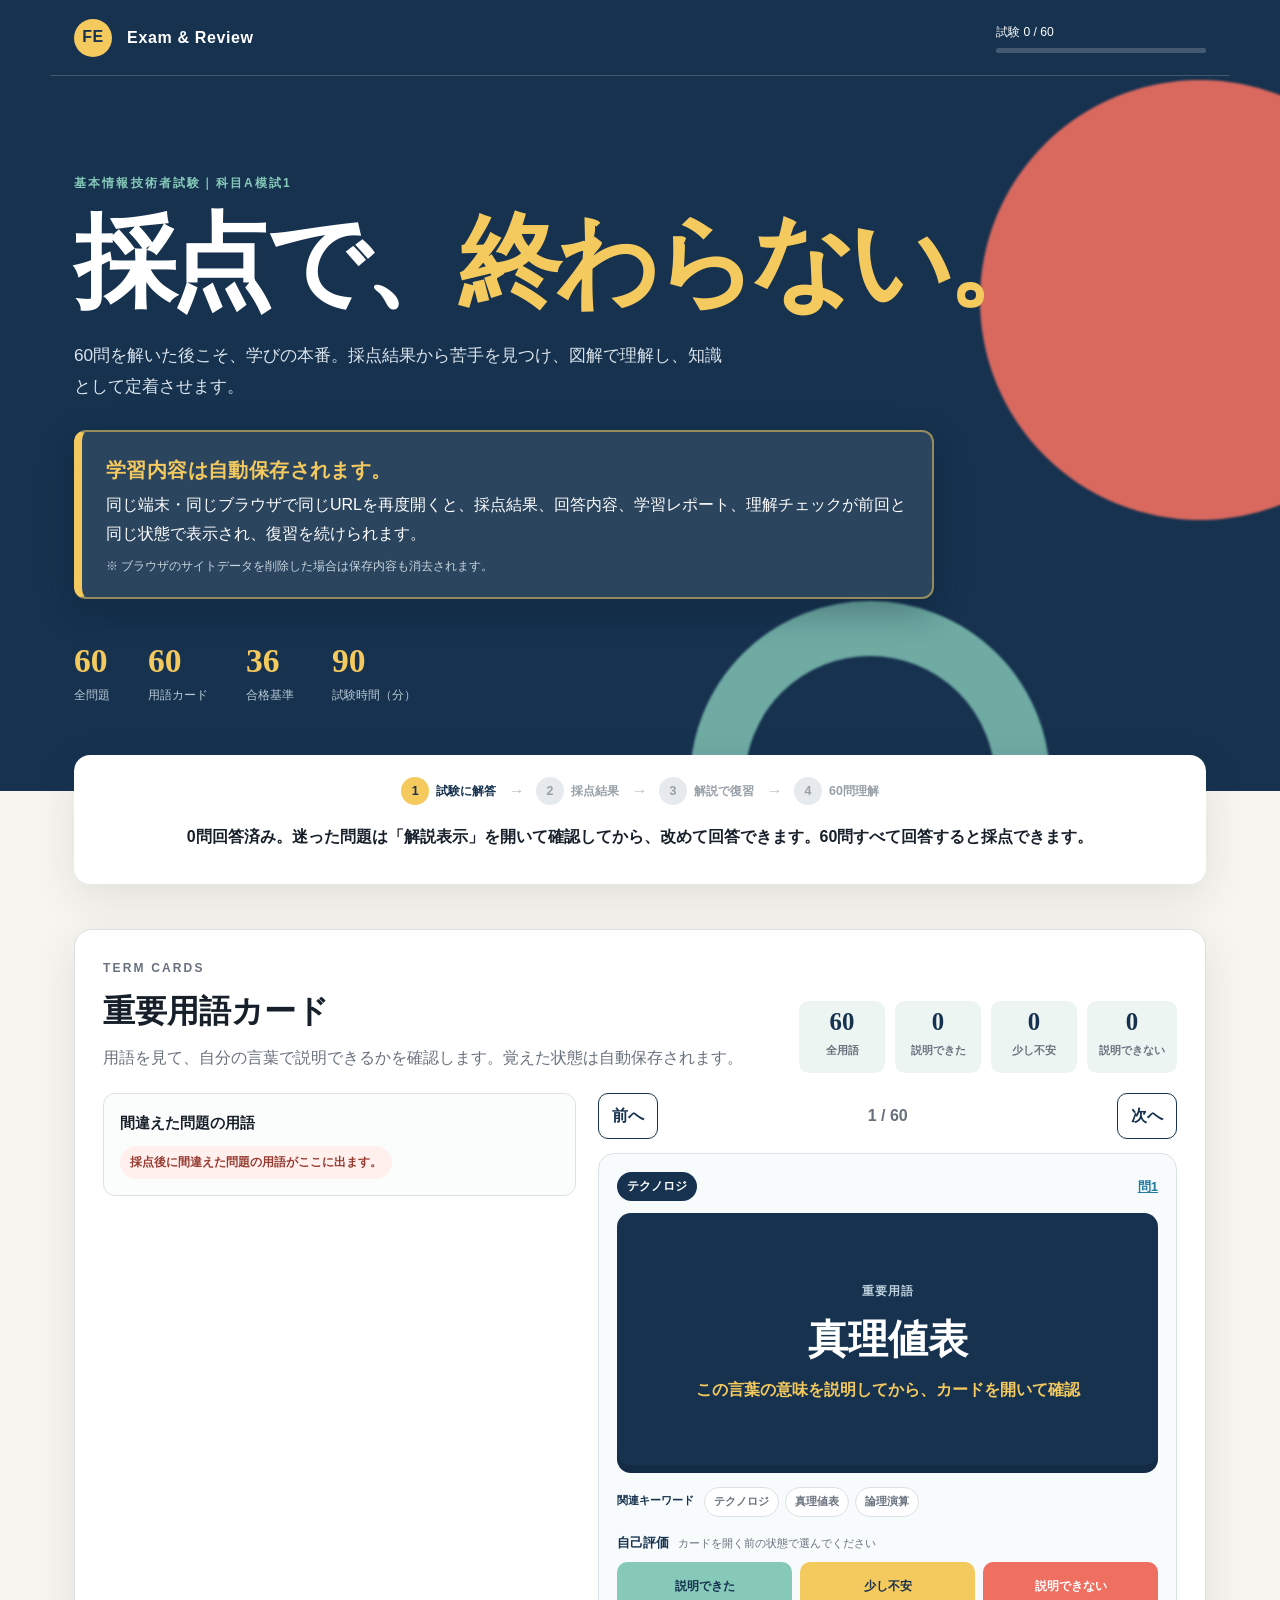
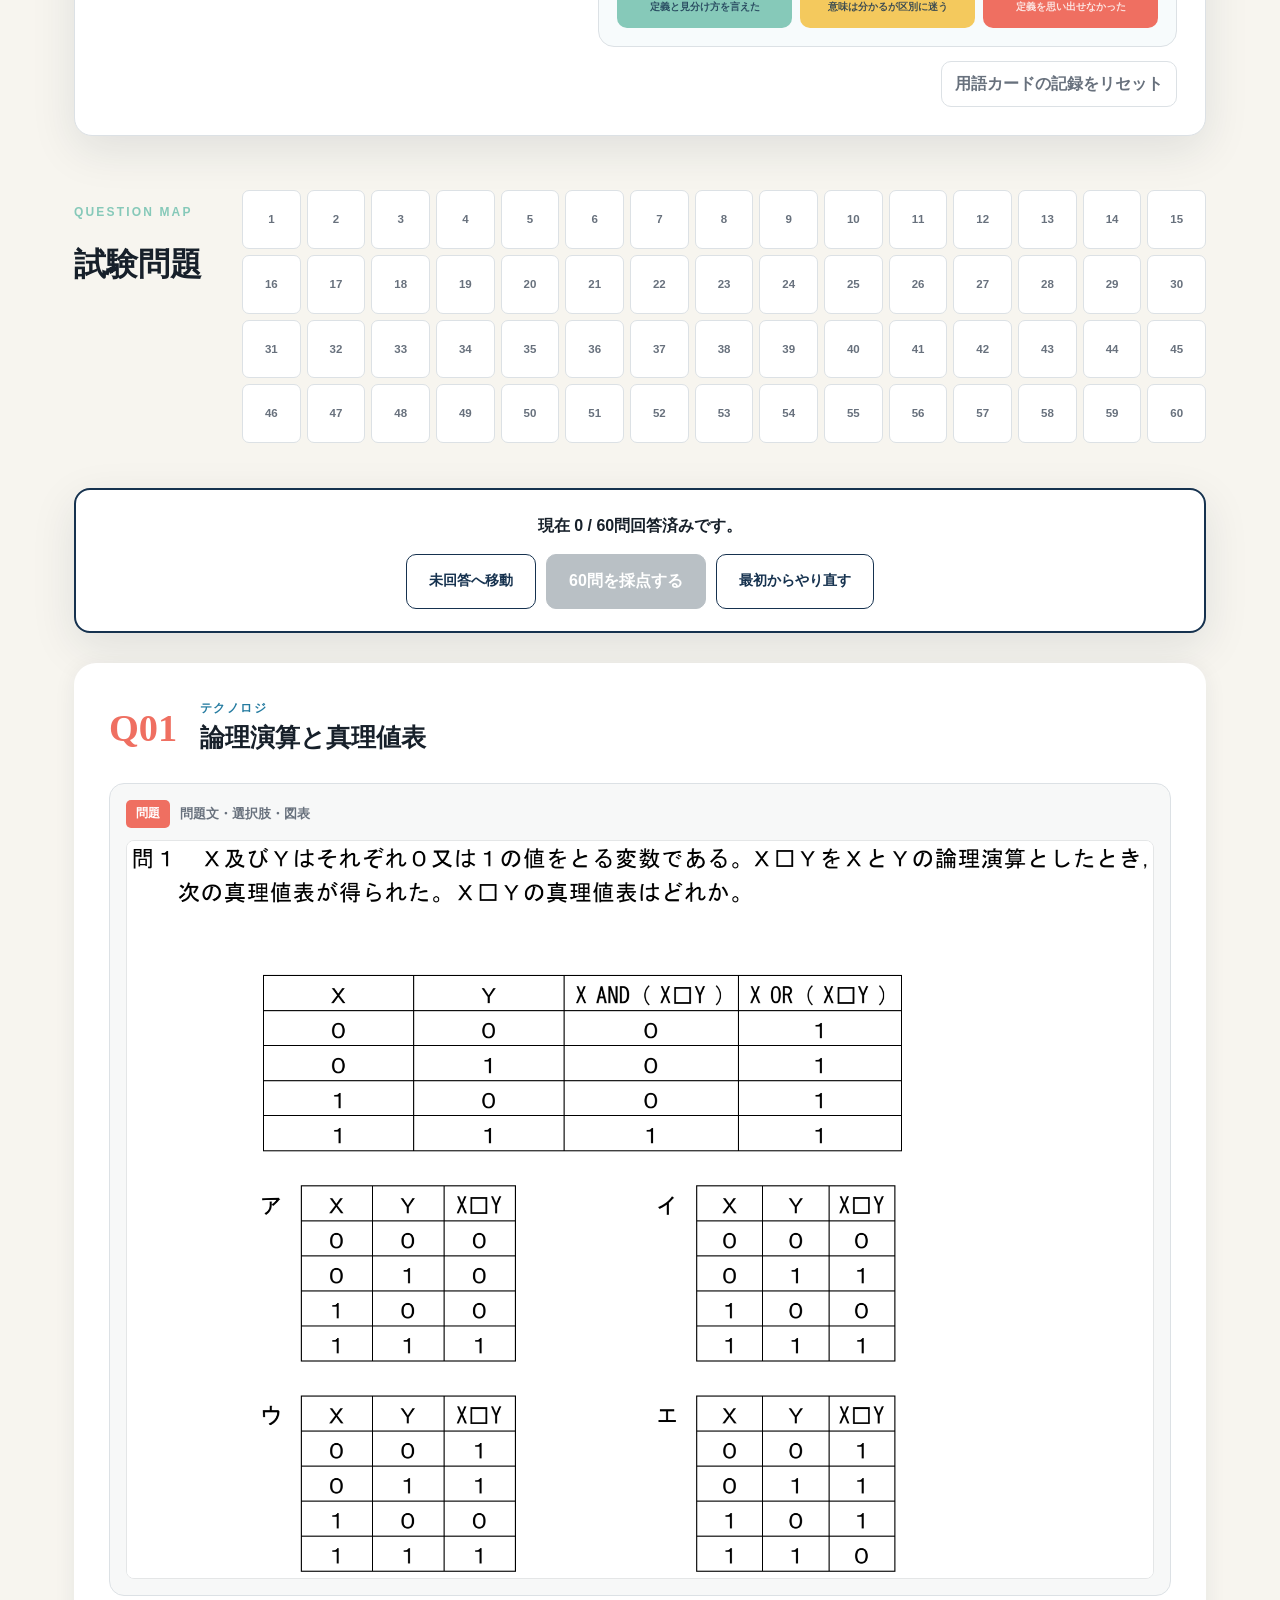
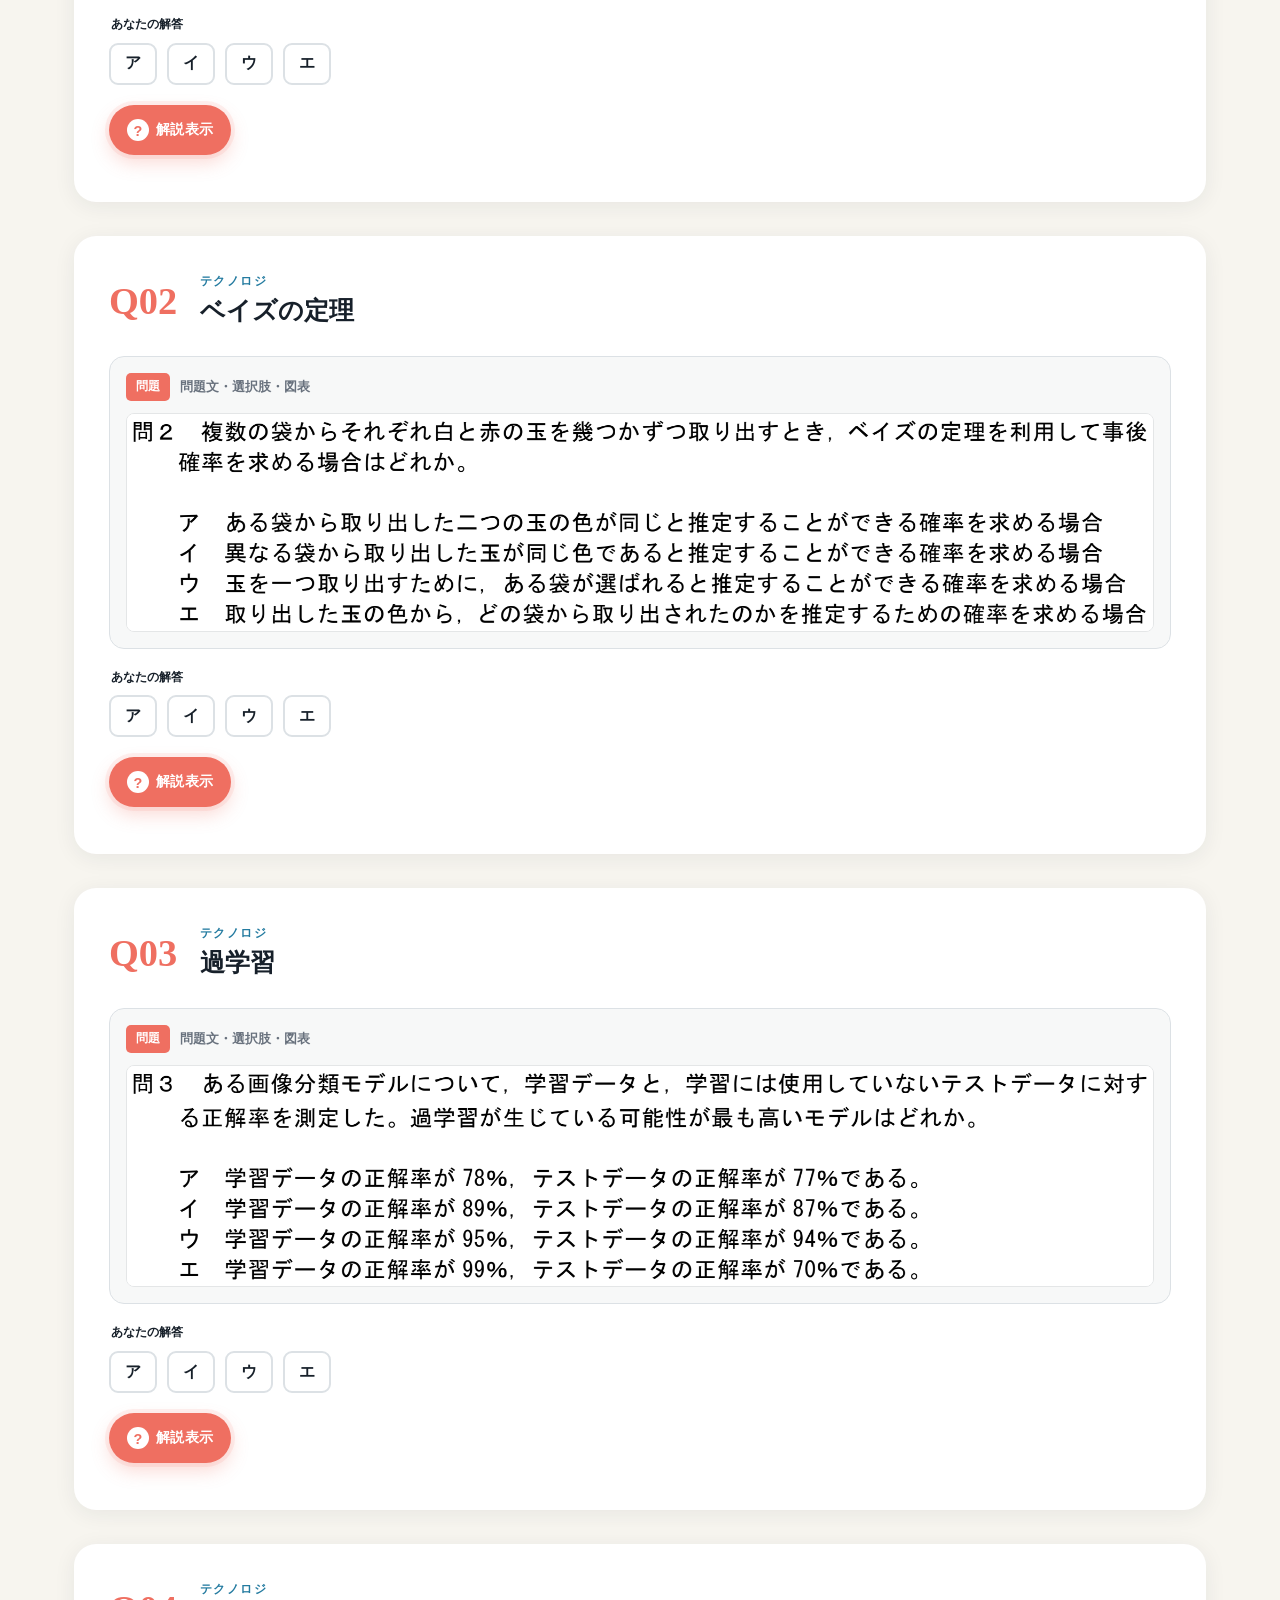
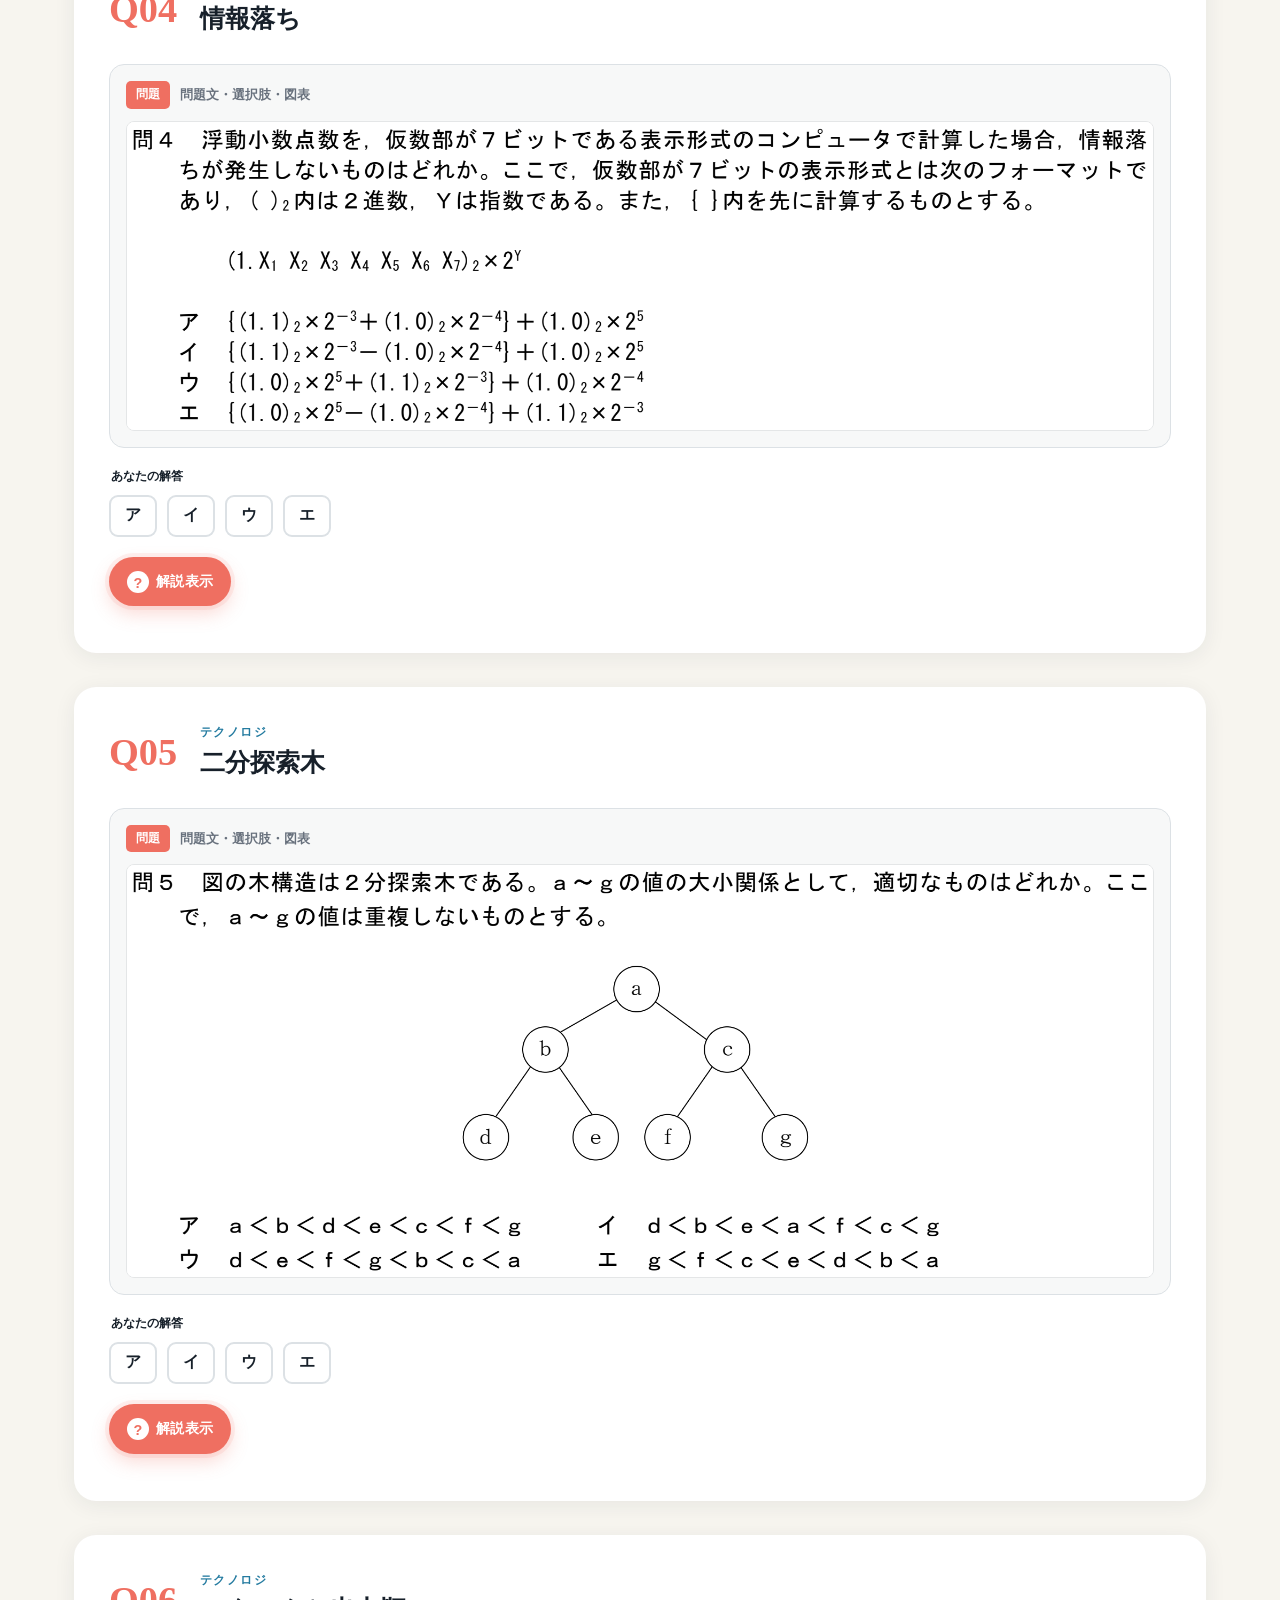
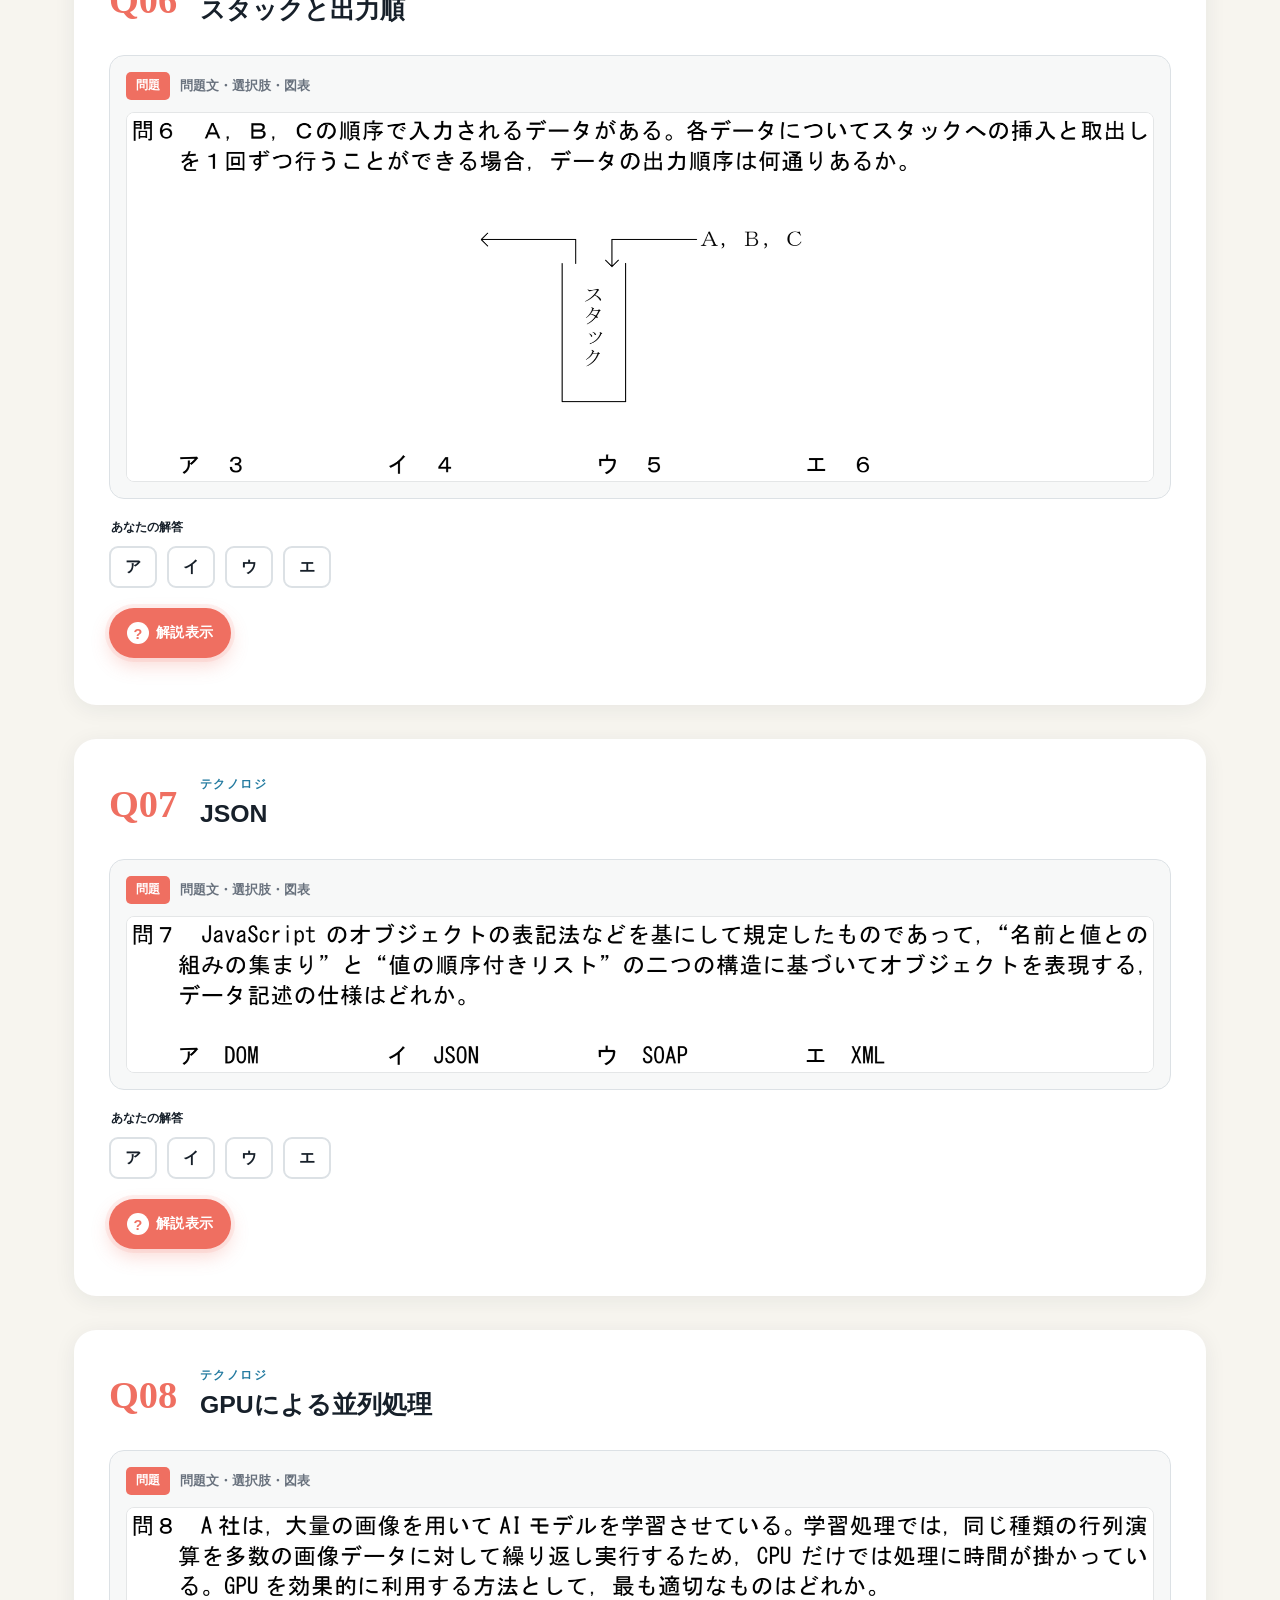
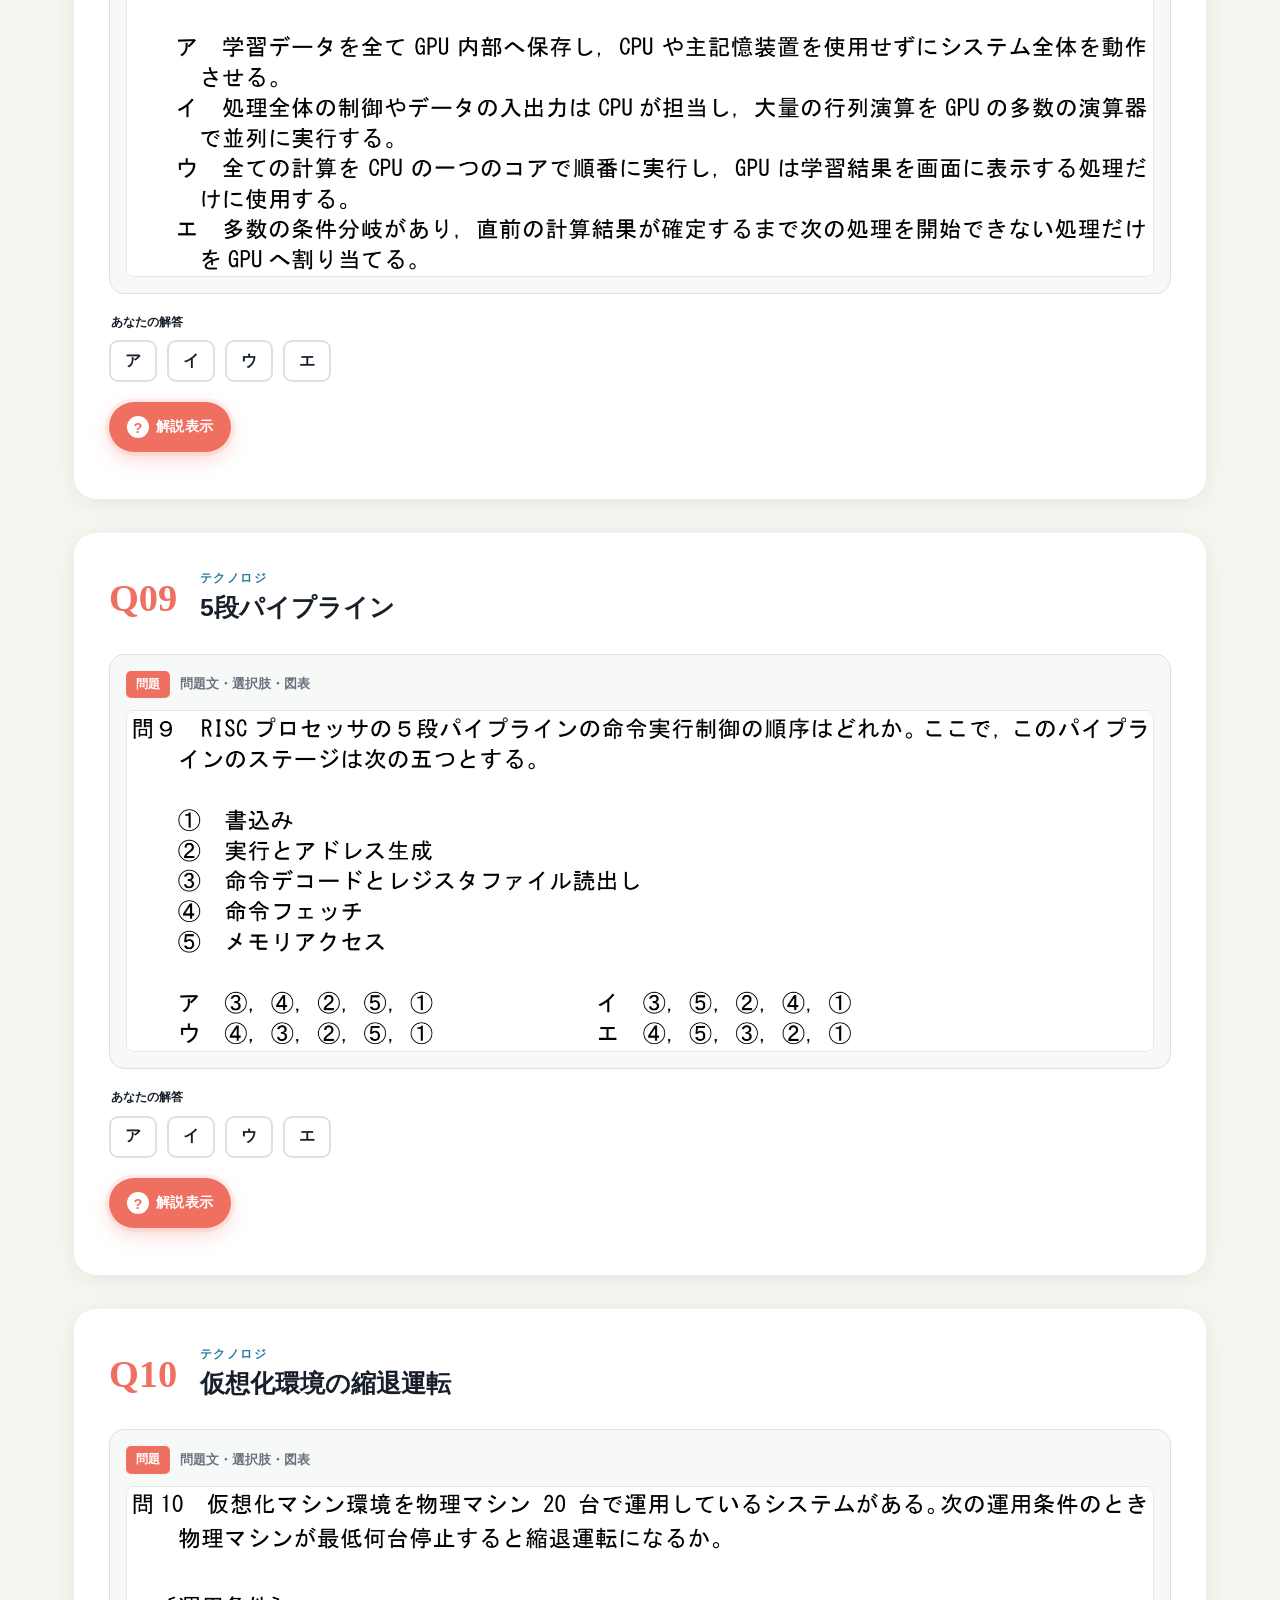
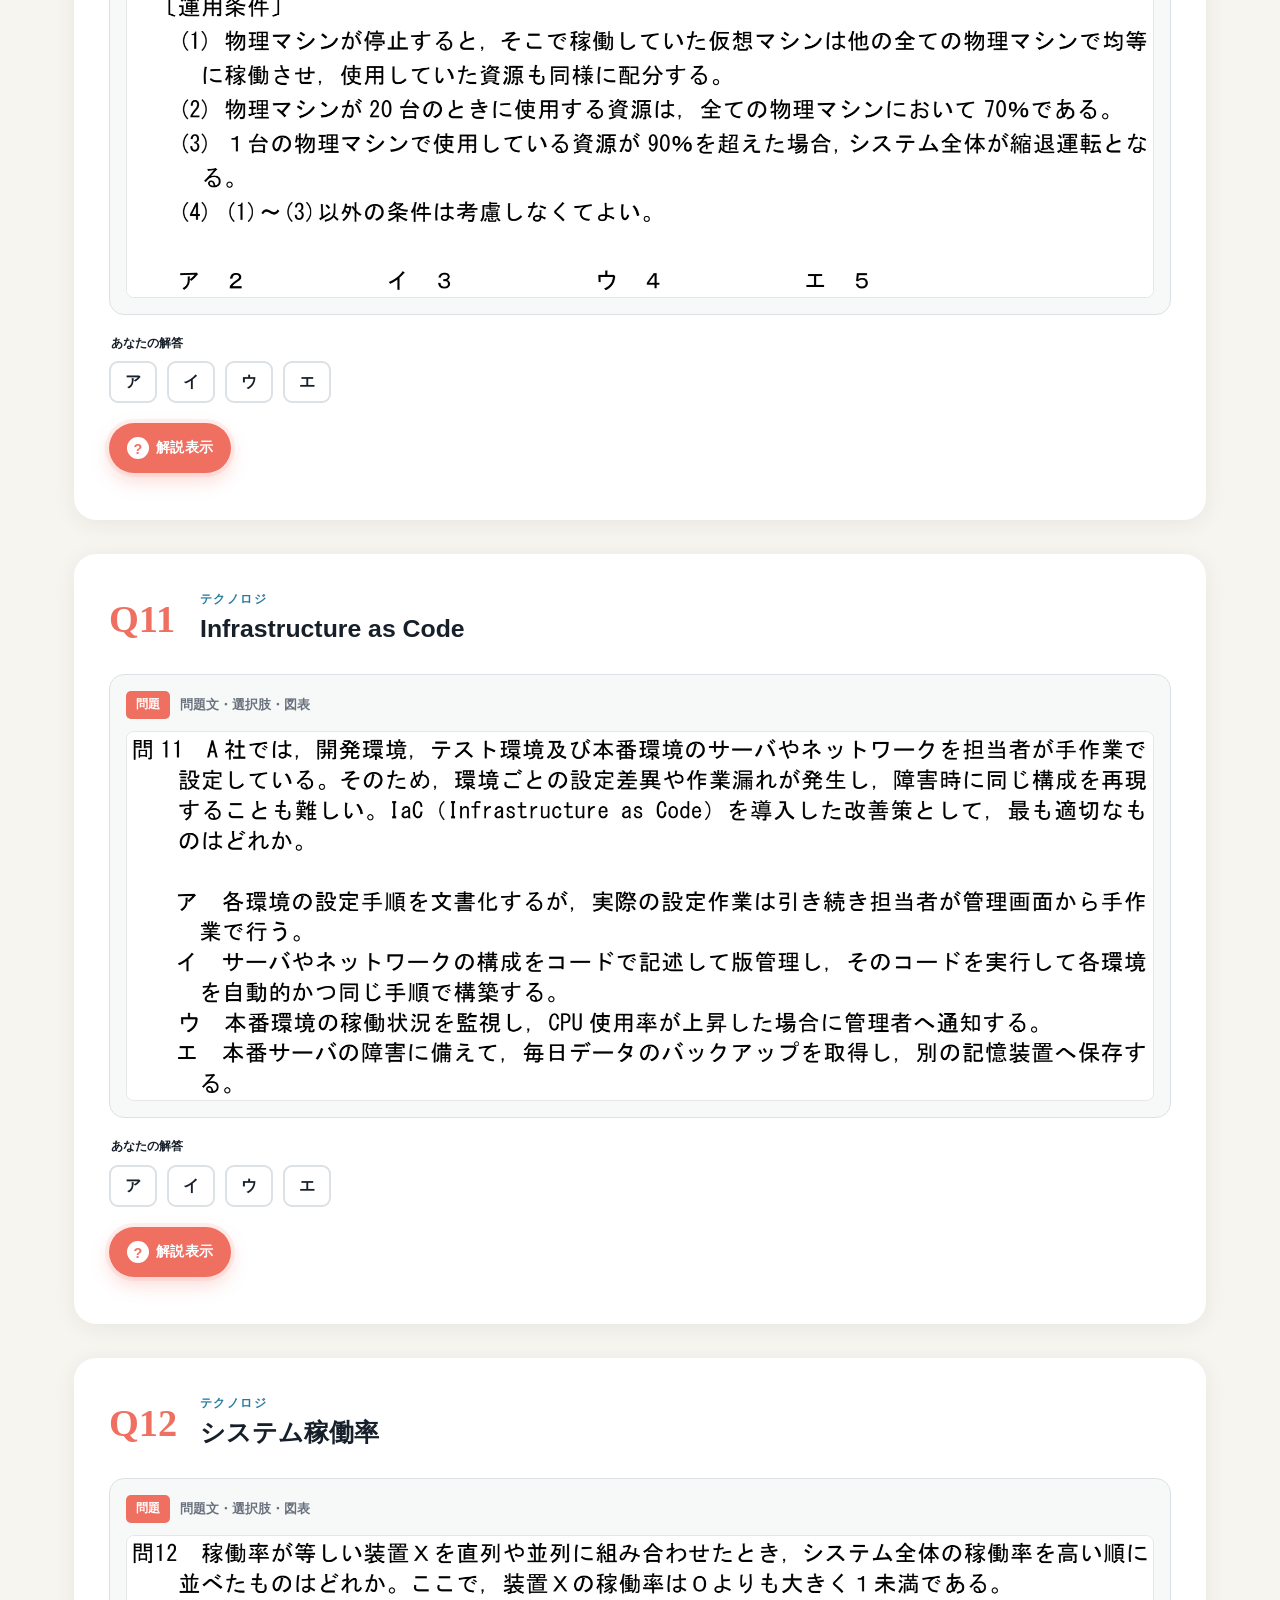
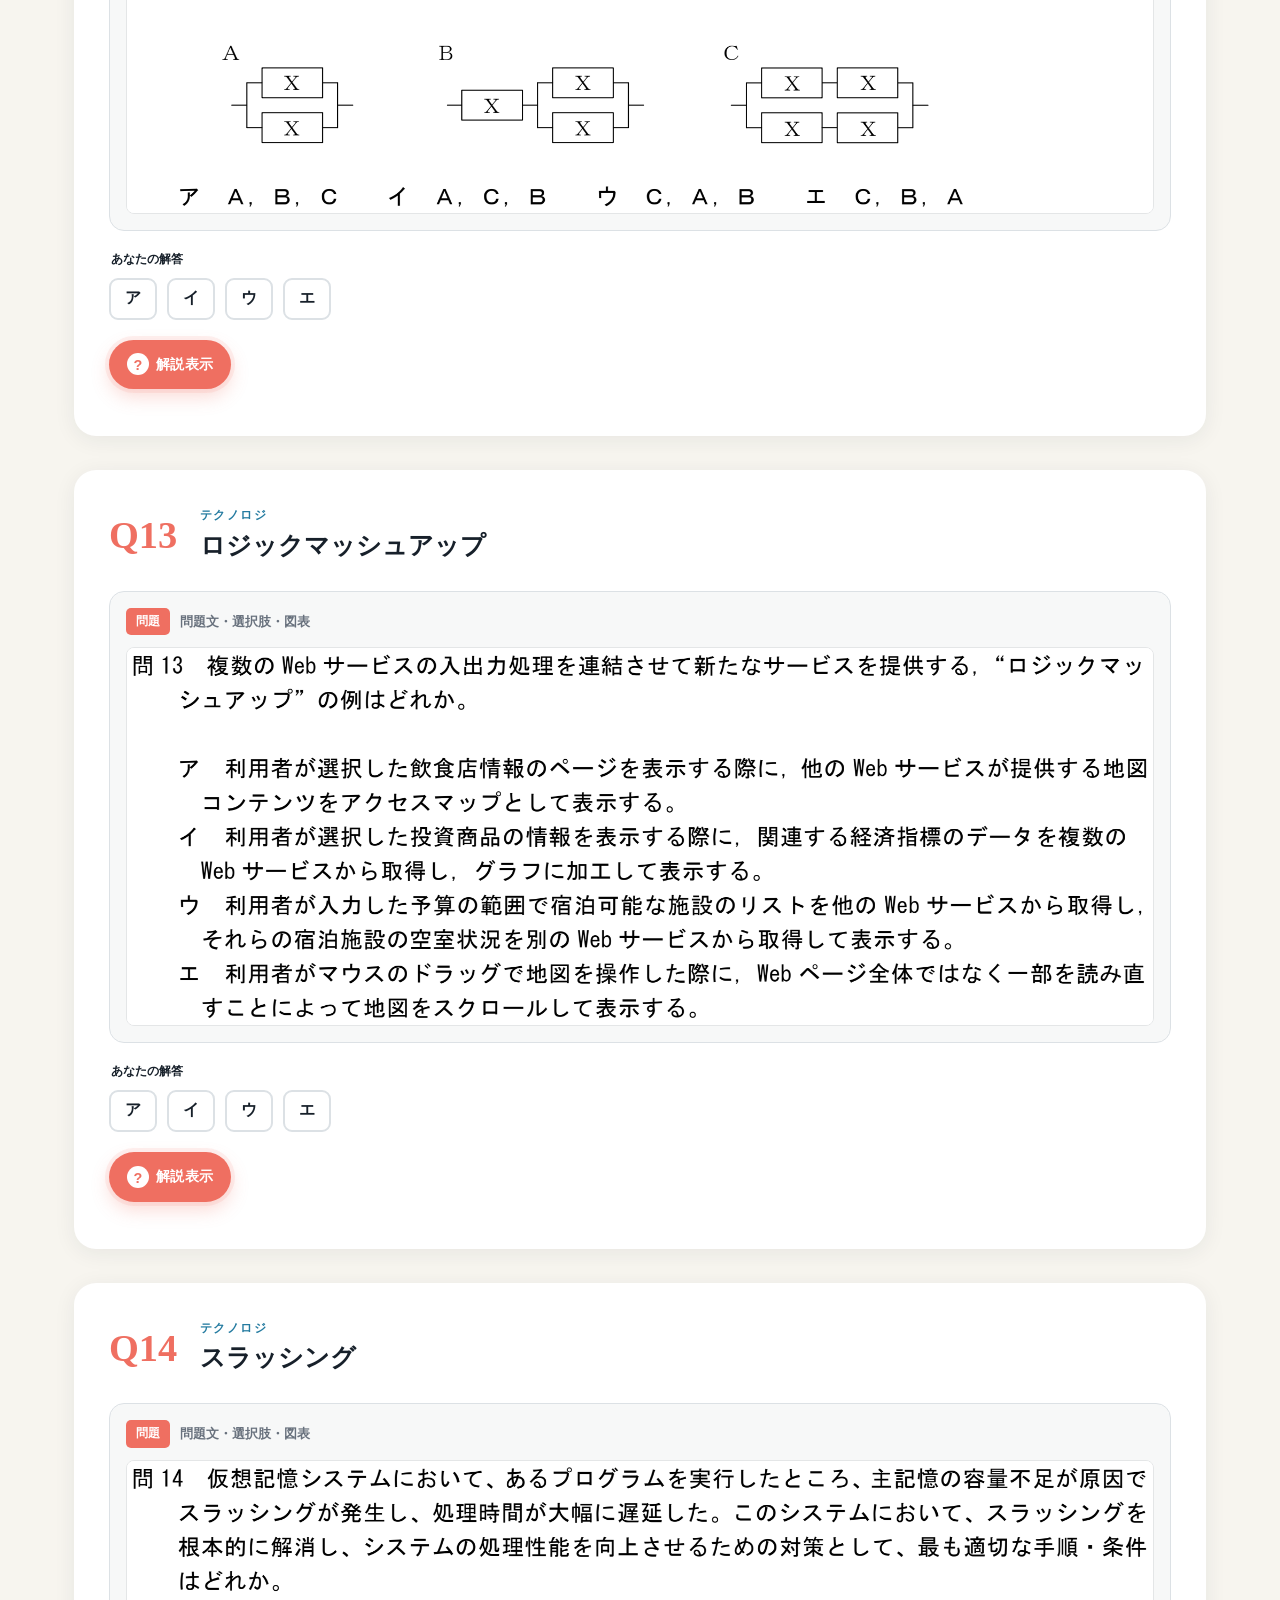
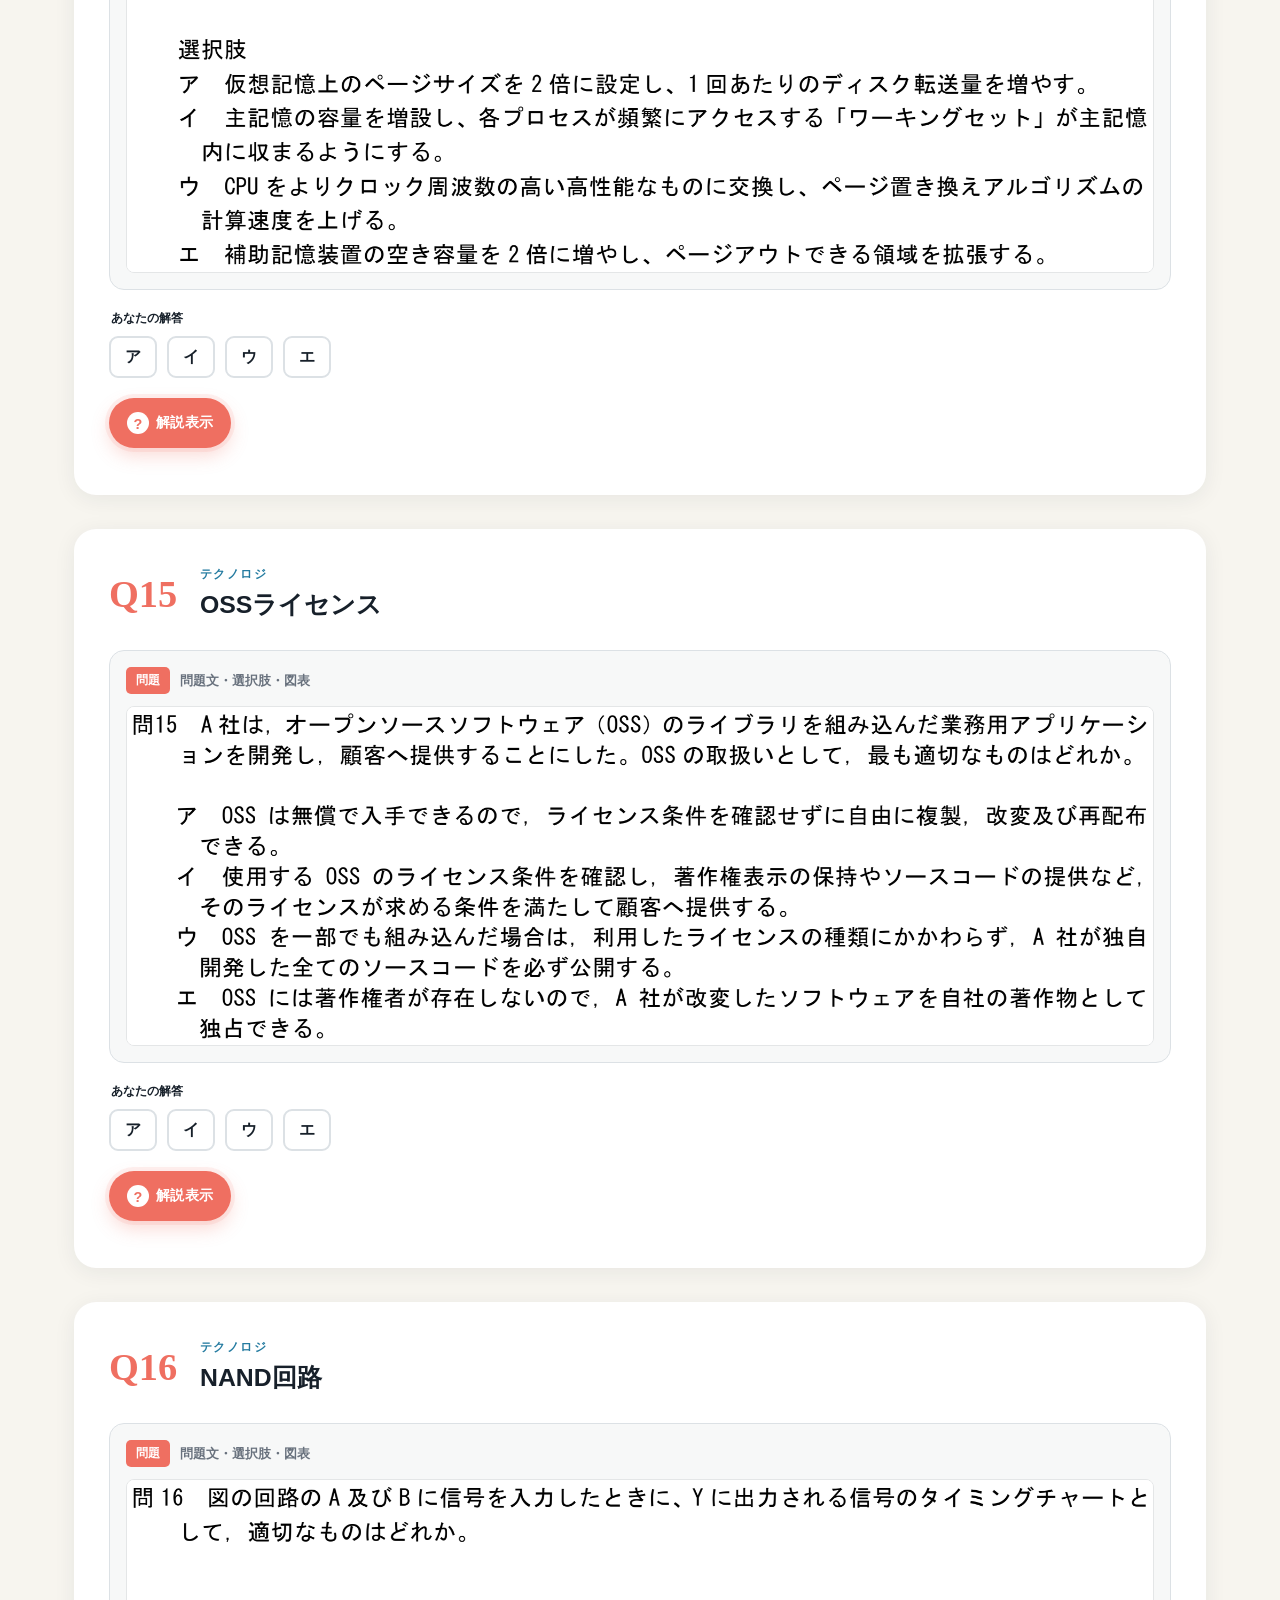
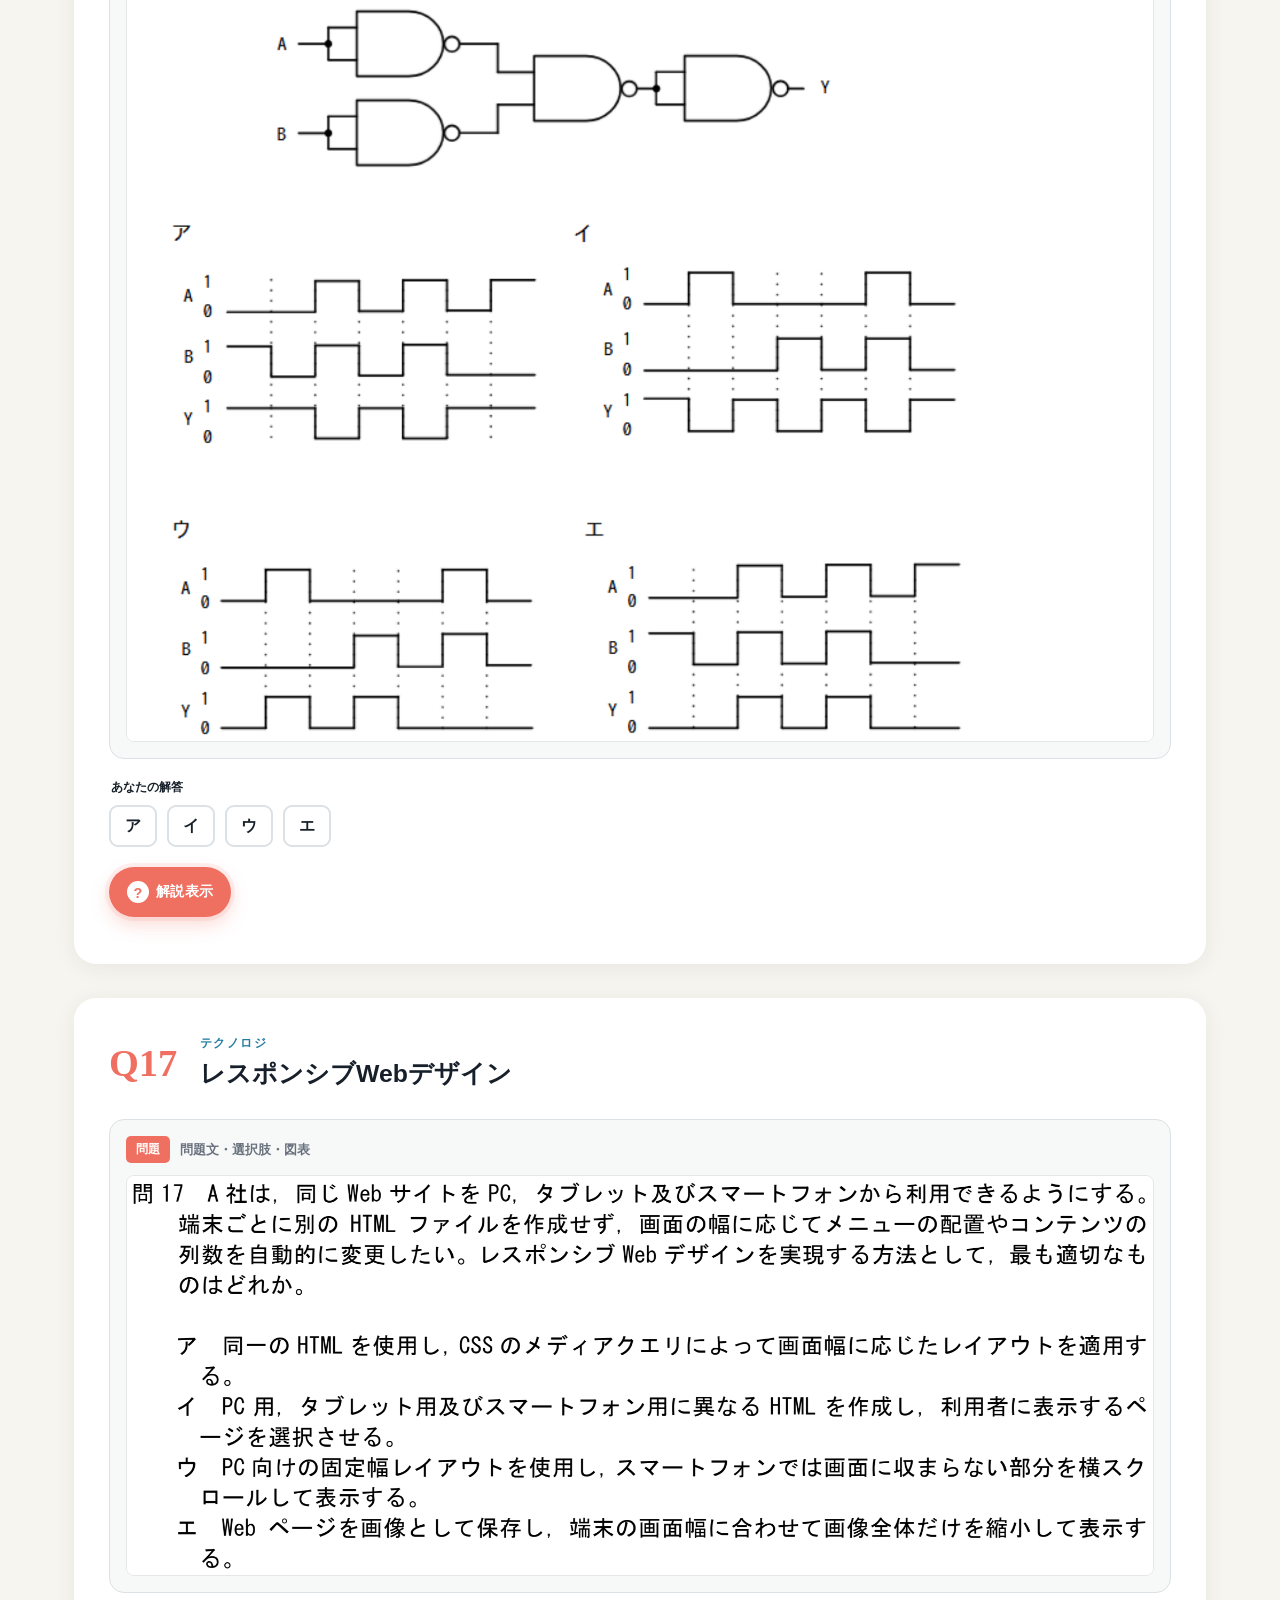
<file: index.html>
<!doctype html>
<html lang="ja">
<head>
  <meta charset="utf-8">
  <meta name="viewport" content="width=device-width, initial-scale=1">
  <meta name="description" content="科目A模試1・全60問の試験演習、図解解説、重要用語カード、出典分析">
  <meta property="og:image" content="/og.png">
  <meta name="twitter:card" content="summary_large_image">
  <title>科目A模試1｜試験＆図解復習</title>
  <link rel="stylesheet" href="styles.css?v=kamoku-a-moshi-1-20260810-2">
  <link rel="stylesheet" href="visuals.css?v=kamoku-a-moshi-1-20260810-2">
  <link rel="stylesheet" href="flow.css?v=kamoku-a-moshi-1-20260810-2">
  <link rel="stylesheet" href="report.css?v=kamoku-a-moshi-1-20260810-2">
  <link rel="stylesheet" href="terms.css?v=kamoku-a-moshi-1-20260810-2">
</head>
<body>
  <header class="hero">
    <nav class="topbar">
      <a class="brand" href="#top"><span>FE</span> Exam & Review</a>
      <div class="progress-wrap" aria-label="進捗">
        <span id="progressText">試験 0 / 60</span>
        <div class="progress"><i id="progressBar"></i></div>
      </div>
    </nav>
    <div class="hero-inner" id="top">
      <p class="eyebrow">基本情報技術者試験｜科目A模試1</p>
      <h1>採点で、<em>終わらない。</em></h1>
      <p class="lead">60問を解いた後こそ、学びの本番。採点結果から苦手を見つけ、図解で理解し、知識として定着させます。</p>
      <p class="save-note">
        <strong>学習内容は自動保存されます。</strong>
        同じ端末・同じブラウザで同じURLを再度開くと、採点結果、回答内容、学習レポート、理解チェックが前回と同じ状態で表示され、復習を続けられます。
        <small>※ ブラウザのサイトデータを削除した場合は保存内容も消去されます。</small>
      </p>
      <div class="hero-stats">
        <div><strong>60</strong><span>全問題</span></div>
        <div><strong>60</strong><span>用語カード</span></div>
        <div><strong>36</strong><span>合格基準</span></div>
        <div><strong>90</strong><span>試験時間（分）</span></div>
      </div>
    </div>
  </header>

  <main>
    <section id="resultsTop" class="phase-panel">
      <div id="phaseSteps" class="phase-steps">
        <div data-step="exam"><b>1</b><span>試験に解答</span></div>
        <i>→</i>
        <div data-step="score"><b>2</b><span>採点結果</span></div>
        <i>→</i>
        <div data-step="review"><b>3</b><span>解説で復習</span></div>
        <i>→</i>
        <div data-step="complete"><b>4</b><span>60問理解</span></div>
      </div>
      <div id="phaseMessage" class="phase-message"></div>
      <div class="phase-actions retry-grade-area" hidden>
        <button class="primary" type="button" data-action="retry-grade">再回答を採点する</button>
      </div>
      <div id="scoreSummary" class="score-summary" hidden></div>
      <div id="answerLegend" class="answer-legend" hidden>
        <span><i class="correct"></i>緑：正解</span>
        <span><i class="wrong"></i>赤：不正解</span>
        <span><i class="understood"></i>枠線：理解チェック済み</span>
      </div>
    </section>

    <section id="learningReport" class="learning-report" hidden>
      <div class="report-heading">
        <p class="section-kicker">FIRST ATTEMPT REPORT</p>
        <h2>初回採点の学習レポート</h2>
        <p id="reportDate"></p>
      </div>
      <div class="report-grid">
        <section><h3>分野別正答率</h3><div id="fieldStats" class="field-stats"></div></section>
        <section class="strength-card"><h3>得意分野・苦手分野</h3><div id="strengthWeakness"></div></section>
      </div>
      <section class="retest-card">
        <h3>1週間後にもう一度解きたい問題</h3>
        <p id="retestDate"></p>
        <div id="retestQuestions" class="retest-questions"></div>
      </section>
      <section class="keywords-card">
        <h3>この試験問題で覚えたい重要ワード</h3>
        <div id="importantWords" class="important-words"></div>
      </section>
    </section>

    <section id="reviewToolbar" class="toolbar" aria-label="復習問題の絞り込み" hidden>
      <label class="search"><span>⌕</span><input id="searchInput" type="search" placeholder="用語・問題番号で検索"></label>
      <div id="filters" class="filters"></div>
      <label class="toggle"><input id="onlyUnlearned" type="checkbox"><span>未理解だけ</span></label>
    </section>

    <section id="termLearning" class="term-learning">
      <div class="term-head">
        <div>
          <p class="section-kicker">TERM CARDS</p>
          <h2>重要用語カード</h2>
          <p>用語を見て、自分の言葉で説明できるかを確認します。覚えた状態は自動保存されます。</p>
        </div>
        <div id="termStats" class="term-stats" aria-label="用語カードの進捗"></div>
      </div>
      <div class="term-tools" hidden>
        <label class="search"><span>⌕</span><input id="termSearch" type="search" placeholder="用語・説明・タグで検索"></label>
        <div id="termFilters" class="term-filters"></div>
      </div>
      <div class="term-layout">
        <aside class="term-side">
          <section class="term-weak">
            <h3>間違えた問題の用語</h3>
            <div id="termWeakLinks" class="term-weak-links"></div>
          </section>
        </aside>
        <section class="term-study" aria-label="用語カード学習">
          <div class="term-nav">
            <button id="termPrev" type="button">前へ</button>
            <span id="termPosition"></span>
            <button id="termNext" type="button">次へ</button>
          </div>
          <div id="termCard" class="term-card"></div>
          <button id="termReset" class="term-reset" type="button">用語カードの記録をリセット</button>
        </section>
      </div>
    </section>

    <section class="overview">
      <div><p class="section-kicker">QUESTION MAP</p><h2 id="listTitle">試験問題</h2></div>
      <div id="questionMap" class="question-map" aria-label="問題番号一覧"></div>
    </section>

    <section class="exam-control-area" data-exam-controls>
      <p data-exam-message>60問すべてに回答すると採点できます。</p>
      <div class="exam-control-buttons">
        <button type="button" data-action="unanswered">未回答へ移動</button>
        <button class="primary" type="button" data-action="submit" disabled>60問を採点する</button>
        <button type="button" data-action="reset">最初からやり直す</button>
      </div>
    </section>

    <section id="questions" class="questions"></section>
    <p id="emptyState" class="empty" hidden>条件に一致する問題がありません。</p>
    <section class="exam-control-area retry-grade-area" hidden>
      <p>再回答を選び終えたら採点してください。</p>
      <div class="exam-control-buttons">
        <button class="primary" type="button" data-action="retry-grade">再回答を採点する</button>
      </div>
    </section>
    <section class="exam-control-area" data-exam-controls>
      <p data-exam-message>60問すべてに回答すると採点できます。</p>
      <div class="exam-control-buttons">
        <button type="button" data-action="unanswered">未回答へ移動</button>
        <button class="primary" type="button" data-action="submit" disabled>60問を採点する</button>
        <button type="button" data-action="reset">最初からやり直す</button>
      </div>
    </section>
  </main>

  <footer>
    <div class="footer-notes">
      <p>科目A模試1｜全60問・学習用図解解説</p>
      <p class="source-note">問題本文は提供された問題画像、正答・解説は「FE科目A模試解説①.pdf」を基準にしています。原資料に年度・試験区分・問番号の記載がない設問は原典未特定とし、公開問題サイトは出典候補ではなく復習用の関連問題群として案内しています。</p>
    </div>
    <div class="footer-links">
      <a href="#termLearning">重要用語カード</a>
      <a href="reference-map.html">参考問題対応表</a>
      <a href="source-map.html">出典・関連問題分析表</a>
      <a href="#top">ページ上部へ ↑</a>
    </div>
  </footer>

  <template id="questionTemplate">
    <article class="question-card">
      <div class="card-head">
        <div class="number"></div>
        <div class="heading"><p class="meta"></p><h2></h2></div>
        <label class="understand-check"><input type="checkbox"><span>理解できた</span></label>
      </div>
      <section class="problem-panel">
        <div class="problem-label"><span>問題</span><small>問題文・選択肢・図表</small></div>
        <img loading="lazy" alt="">
      </section>
      <fieldset class="answer-input">
        <legend>あなたの解答</legend>
        <label><input type="radio" value="ア"><span>ア</span></label>
        <label><input type="radio" value="イ"><span>イ</span></label>
        <label><input type="radio" value="ウ"><span>ウ</span></label>
        <label><input type="radio" value="エ"><span>エ</span></label>
      </fieldset>
      <div class="result-line"></div>
      <section class="review-content">
        <div class="answer-strip"><span>正解</span><strong></strong><p></p></div>
        <div class="card-grid">
          <div class="explanation">
            <h3>なぜこの答えになる？</h3>
            <p class="summary"></p>
            <ol class="reasoning"></ol>
            <details class="pdf-detail"><summary>解説PDFに基づく詳しい説明</summary><div></div></details>
            <div class="trap"><h3>ひっかけポイント</h3><p></p></div>
          </div>
          <figure class="visual"><div class="diagram"></div><figcaption></figcaption></figure>
        </div>
      </section>
    </article>
  </template>

  <dialog id="confirmDialog" class="confirm-dialog">
    <h2>60問を採点しますか？</h2>
    <p>採点後、初回に間違えた問題は正答を隠したまま再回答できます。解説はボタンで確認でき、再回答の正誤はその場では表示しません。</p>
    <div><button id="cancelSubmit" type="button">戻る</button><button id="confirmSubmit" class="primary" type="button">採点する</button></div>
  </dialog>

  <script src="questions.js?v=kamoku-a-moshi-1-20260810-2"></script>
  <script src="terms.js?v=kamoku-a-moshi-1-20260810-2"></script>
  <script src="app.js?v=kamoku-a-moshi-1-20260810-2"></script>
  <script src="terms-ui.js?v=kamoku-a-moshi-1-20260810-2"></script>
  <script src="learning.js?v=kamoku-a-moshi-1-20260810-2"></script>
</body>
</html>
</file>
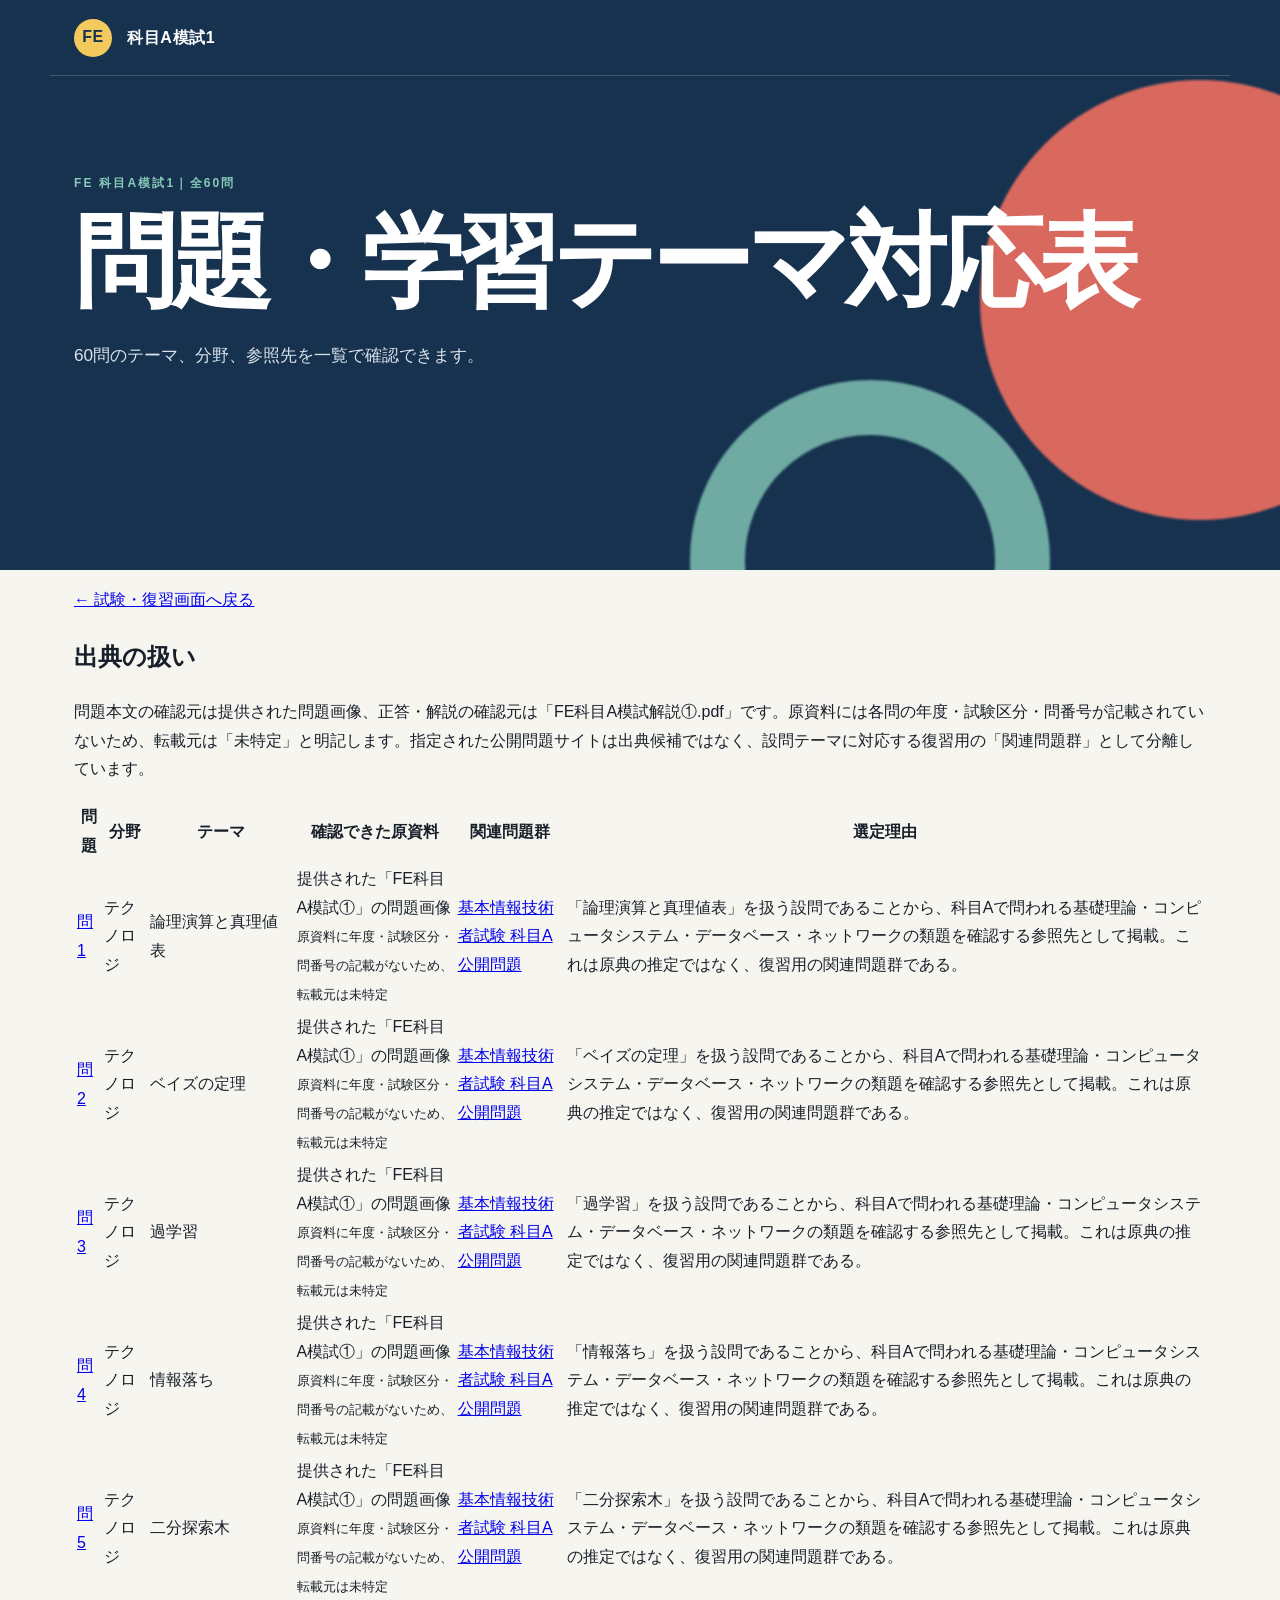
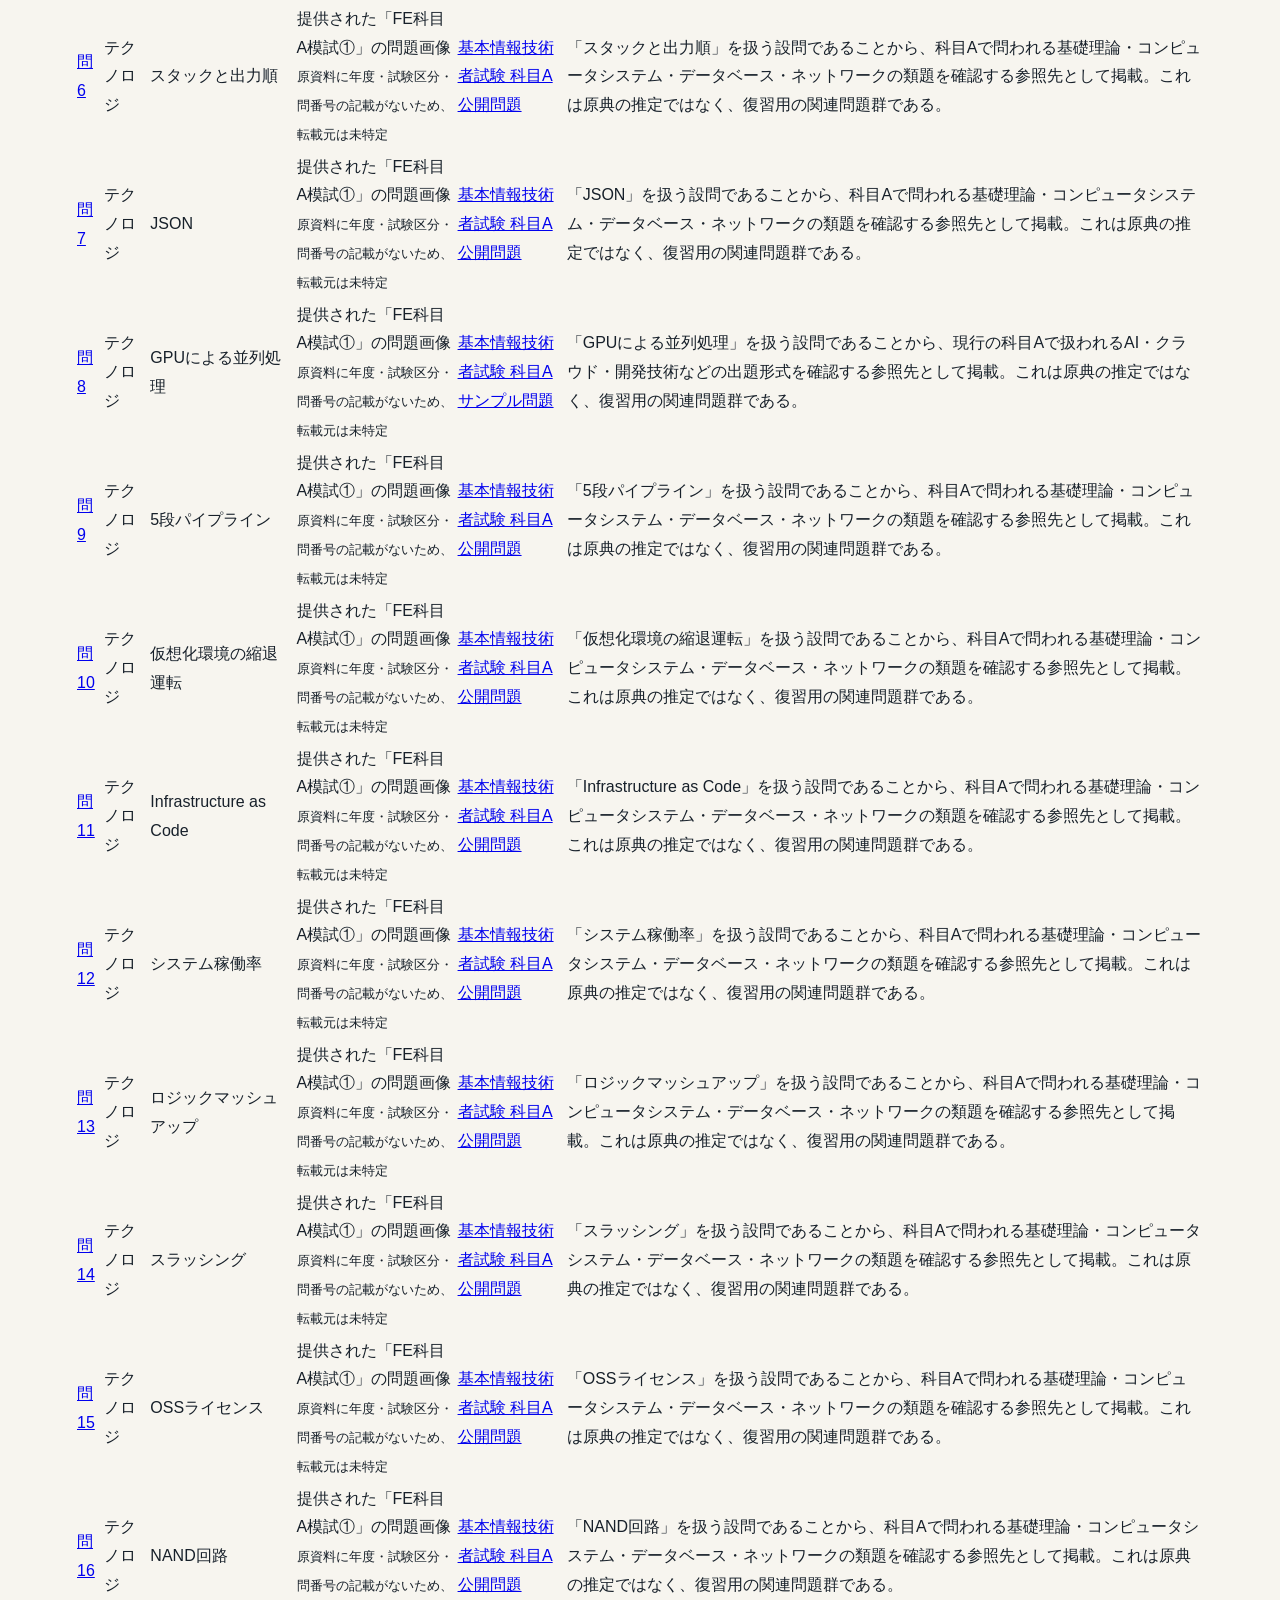
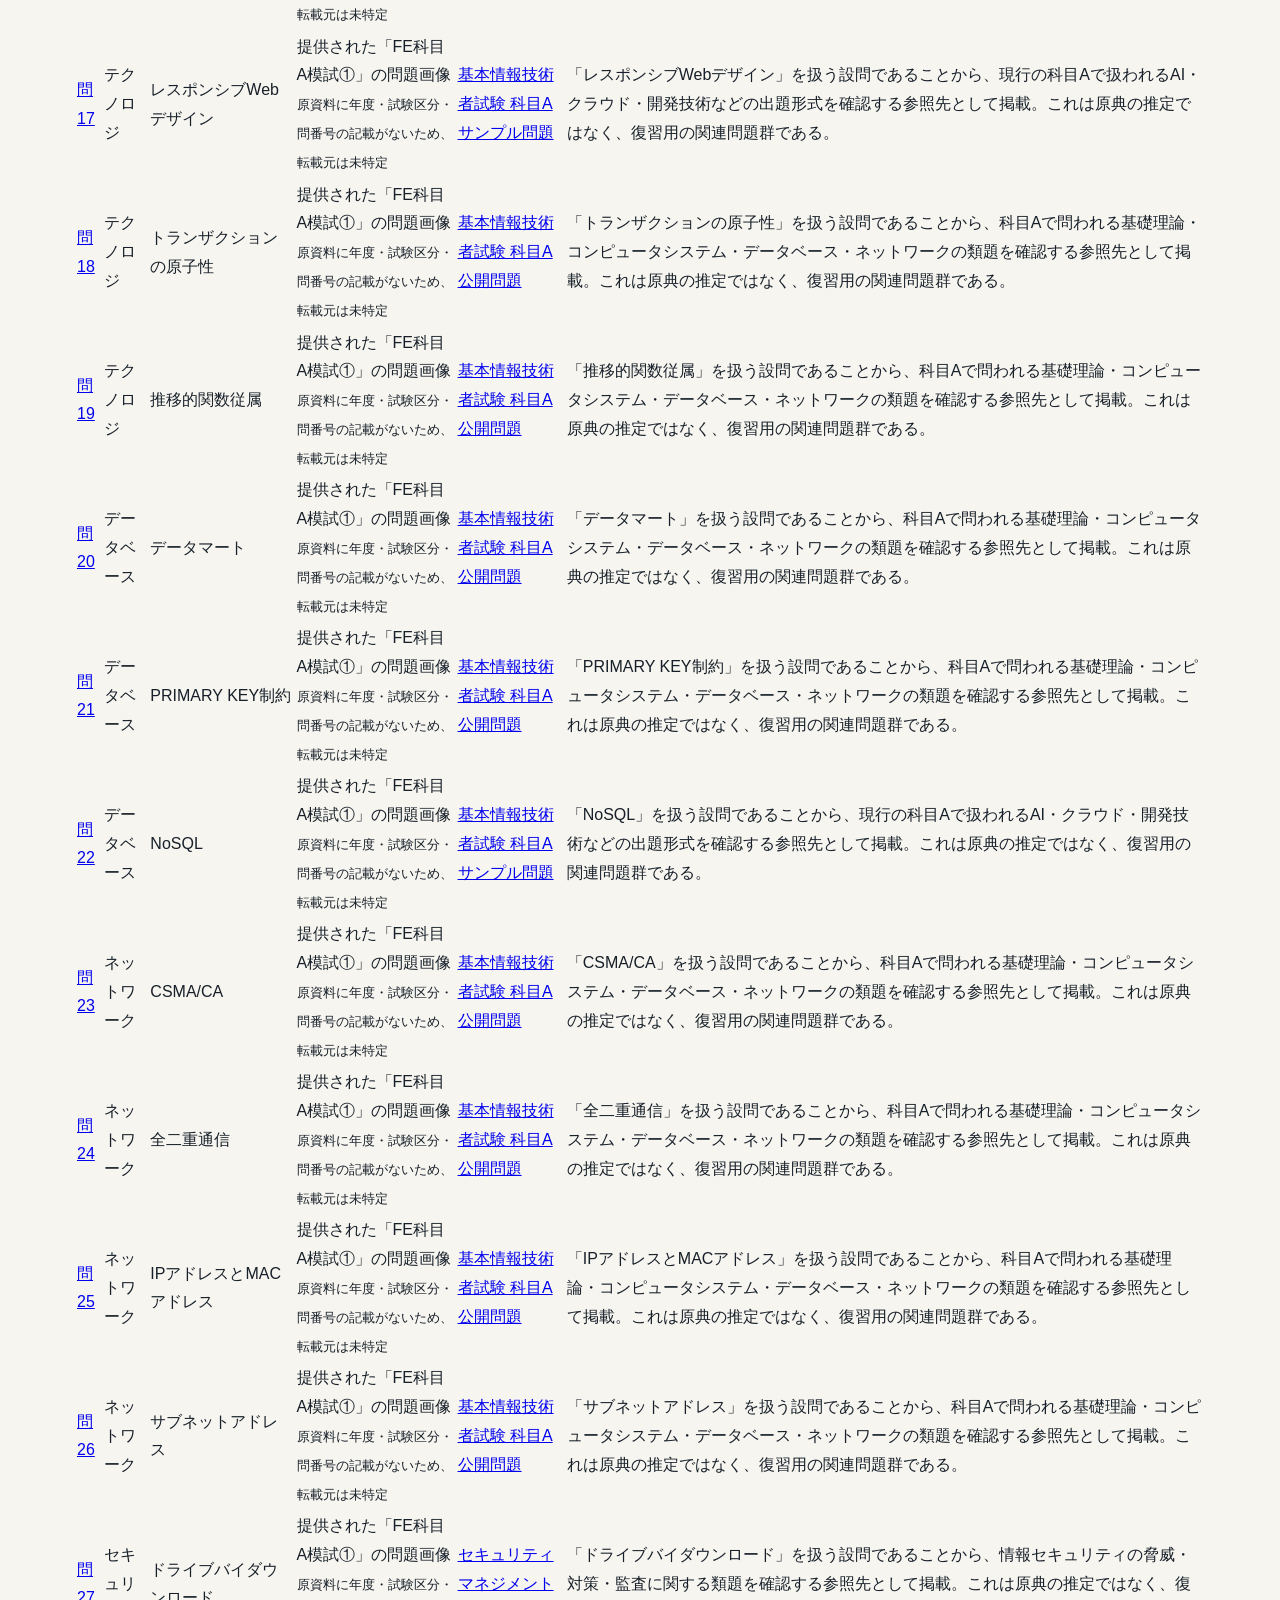
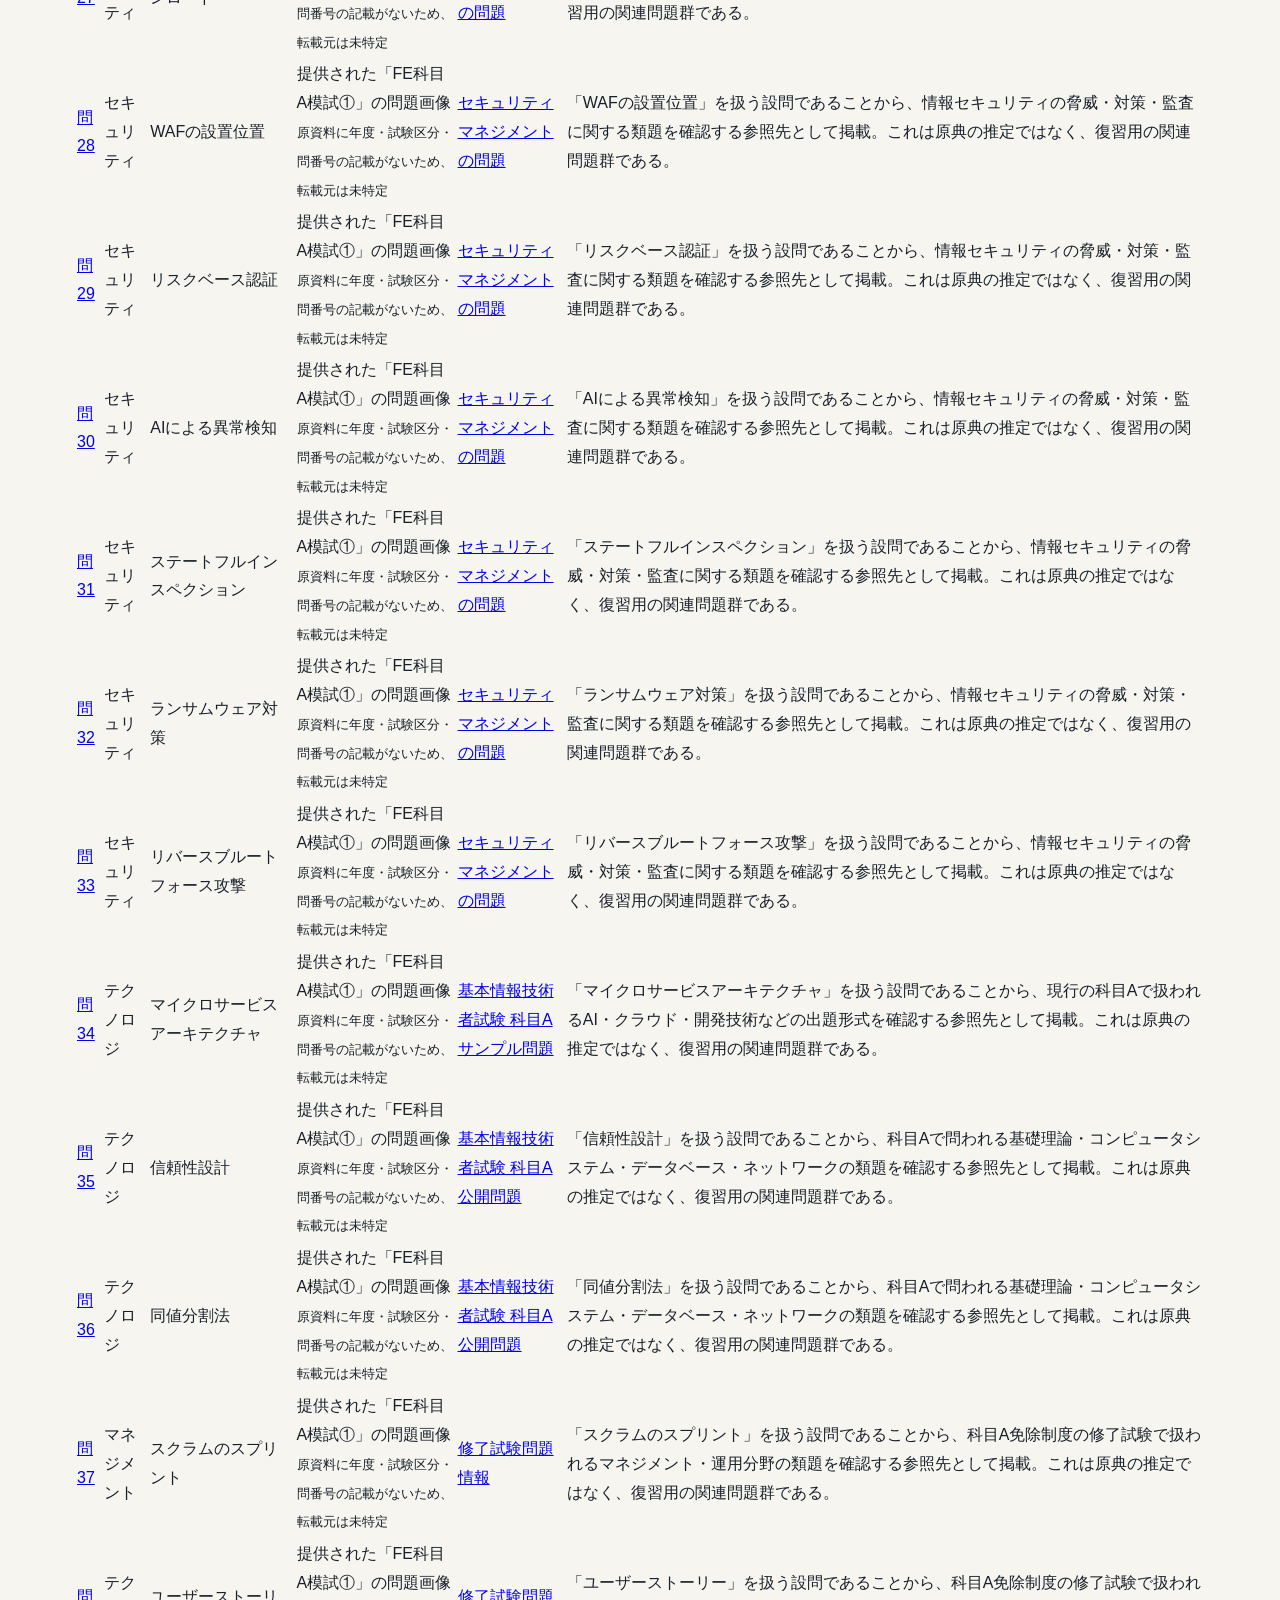
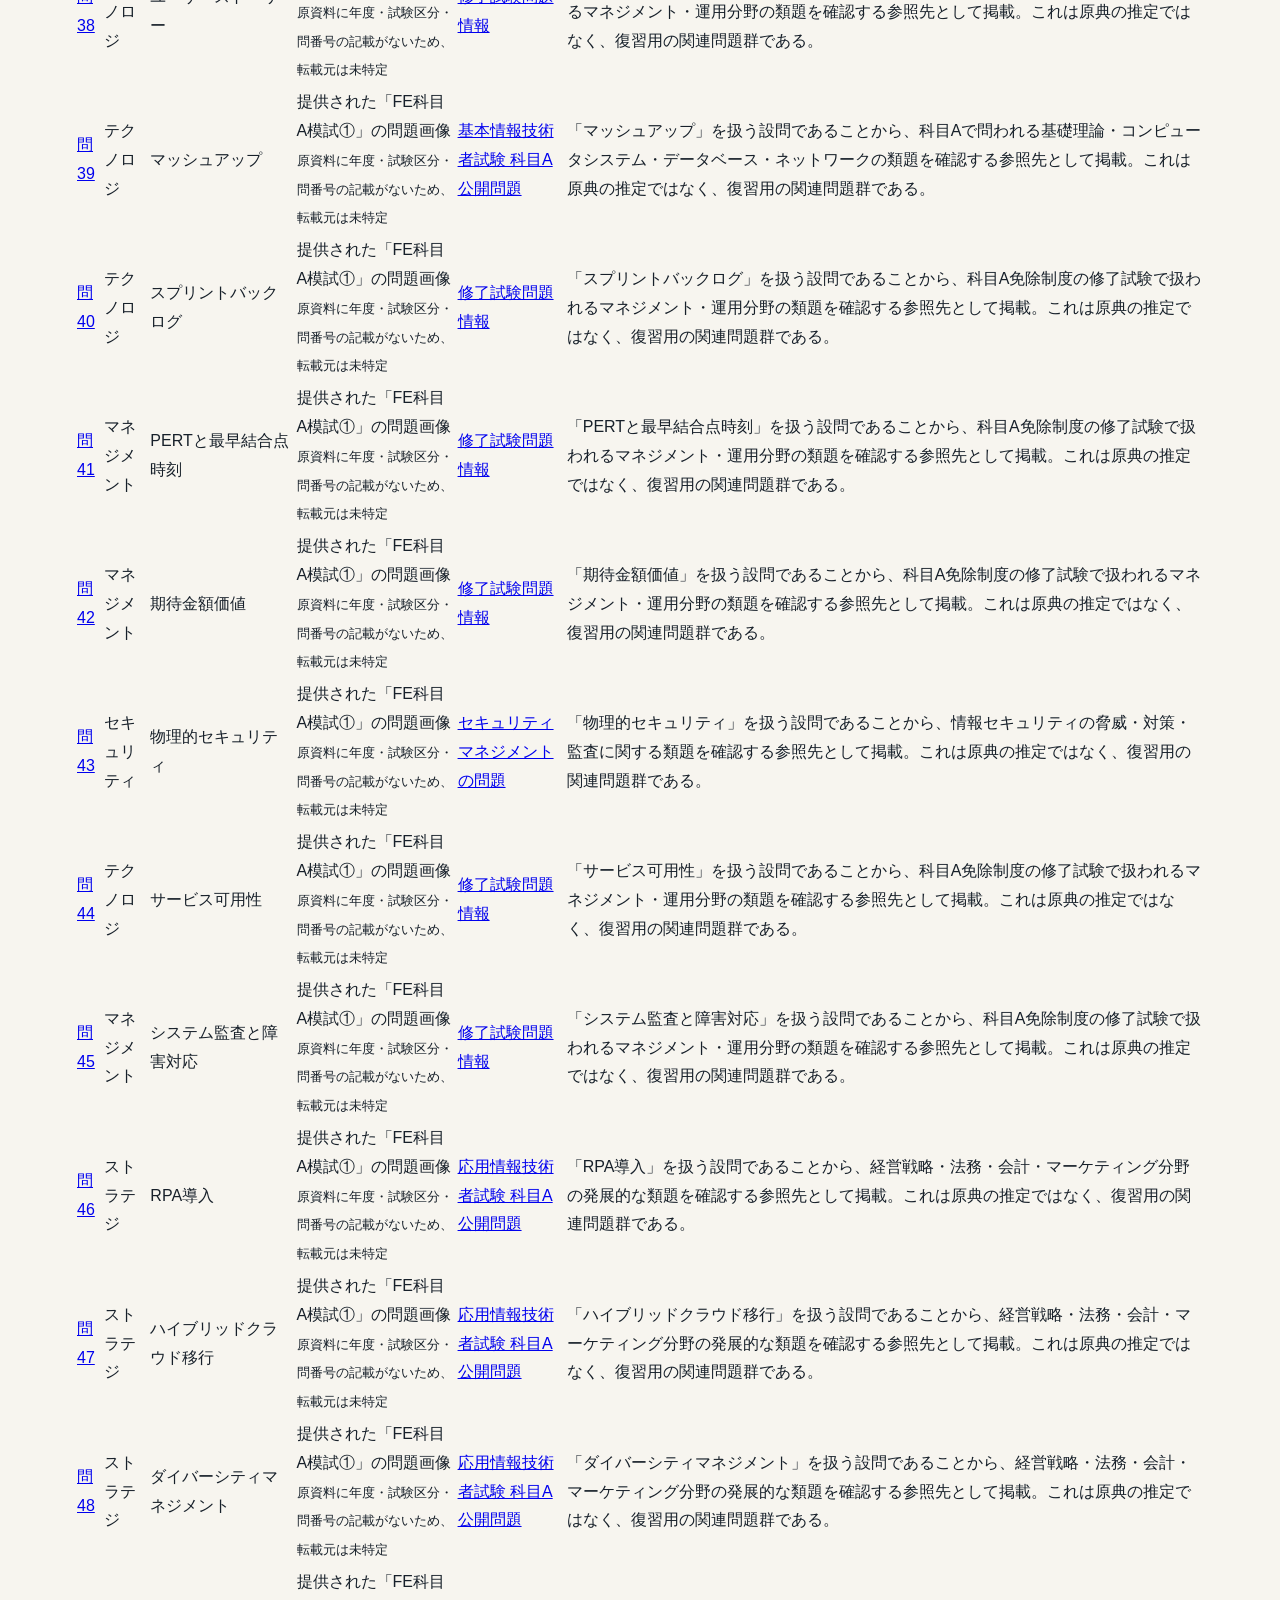
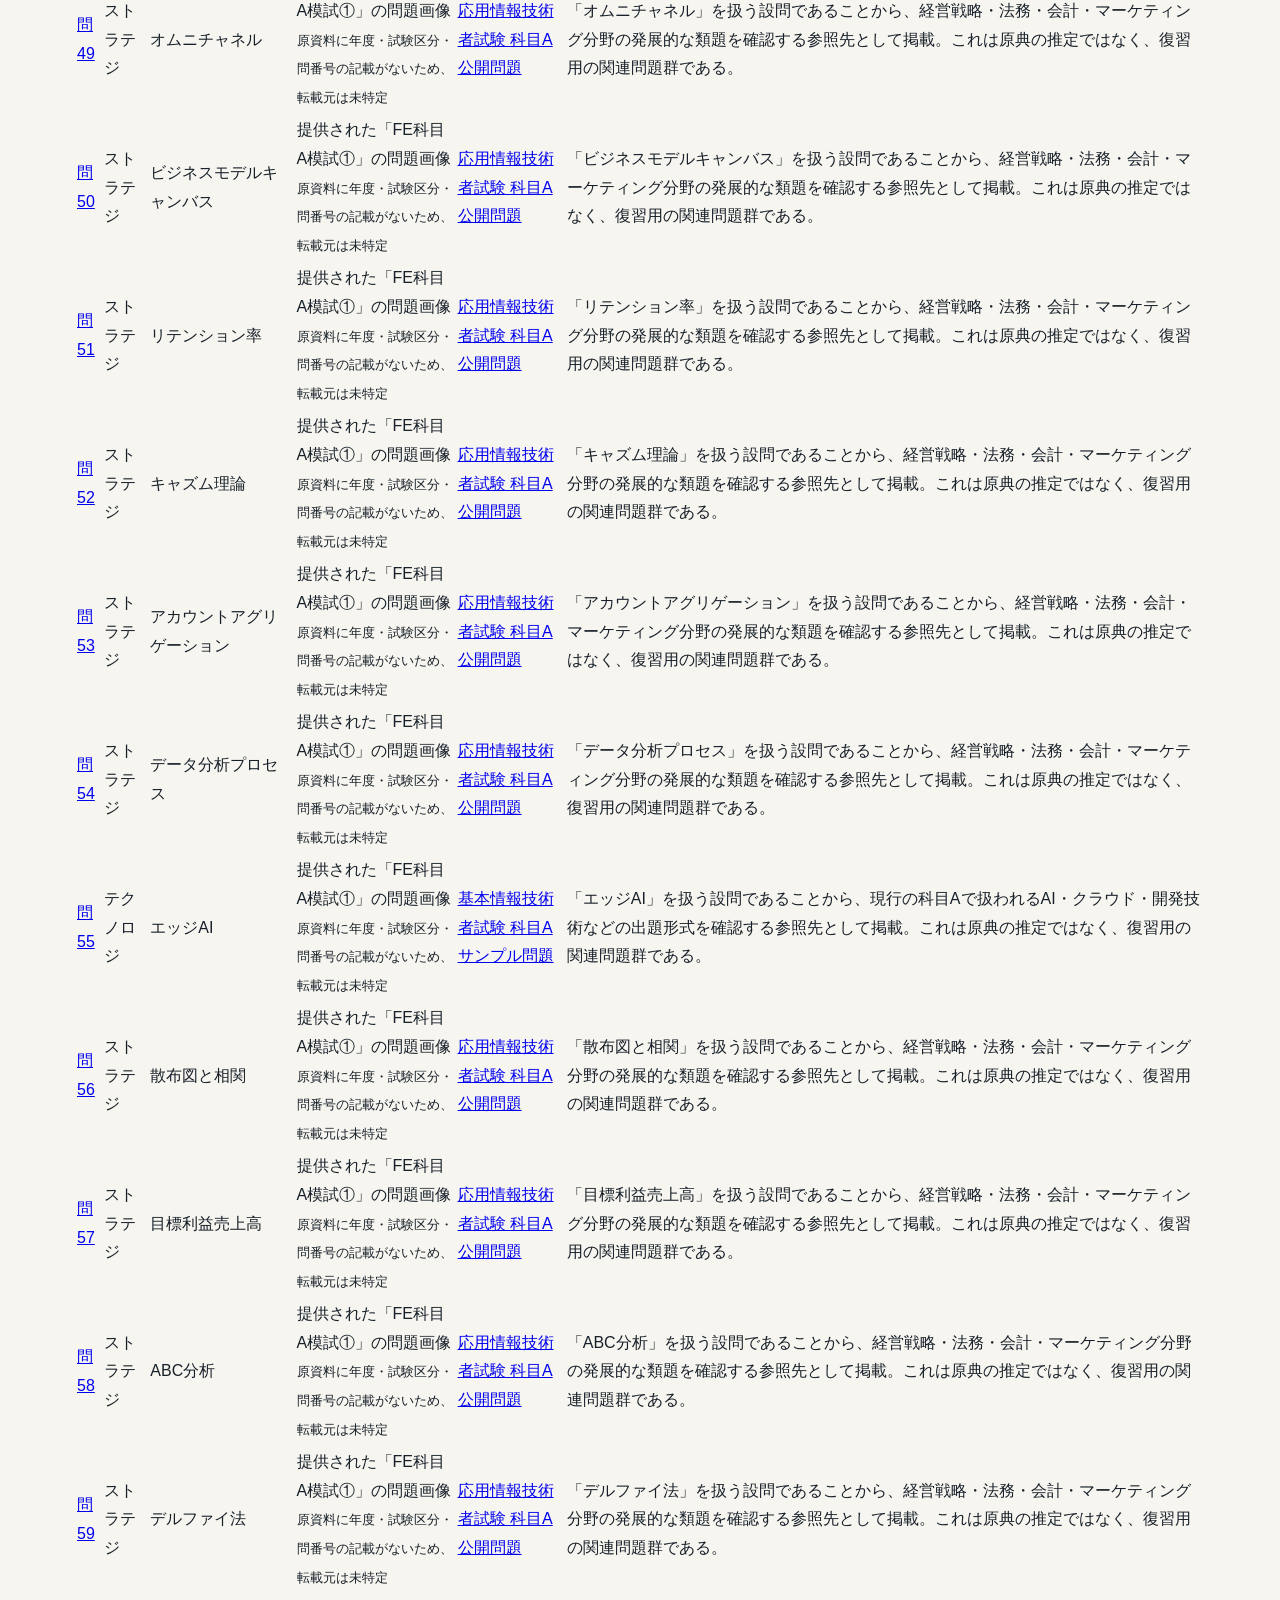
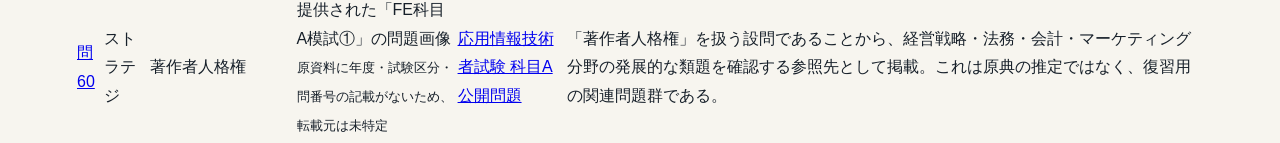
<file: reference-map.html>
<!doctype html><html lang="ja"><head><meta charset="utf-8"><meta name="viewport" content="width=device-width,initial-scale=1"><title>問題・学習テーマ対応表｜科目A模試1</title><link rel="stylesheet" href="styles.css"><link rel="stylesheet" href="report.css"></head><body><header class="hero"><nav class="topbar"><a class="brand" href="index.html"><span>FE</span> 科目A模試1</a></nav><div class="hero-inner"><p class="eyebrow">FE 科目A模試1｜全60問</p><h1>問題・学習テーマ対応表</h1><p class="lead">60問のテーマ、分野、参照先を一覧で確認できます。</p></div></header><main class="report-page"><p><a href="index.html">← 試験・復習画面へ戻る</a></p><section class="audit-note"><h2>出典の扱い</h2><p>問題本文の確認元は提供された問題画像、正答・解説の確認元は「FE科目A模試解説①.pdf」です。原資料には各問の年度・試験区分・問番号が記載されていないため、転載元は「未特定」と明記します。指定された公開問題サイトは出典候補ではなく、設問テーマに対応する復習用の「関連問題群」として分離しています。</p></section><div class="report-table-wrap"><table><thead><tr><th>問題</th><th>分野</th><th>テーマ</th><th>確認できた原資料</th><th>関連問題群</th><th>選定理由</th></tr></thead><tbody><tr><td><a href="index.html#q-1">問1</a></td><td>テクノロジ</td><td>論理演算と真理値表</td><td>提供された「FE科目A模試①」の問題画像<br><small>原資料に年度・試験区分・問番号の記載がないため、転載元は未特定</small></td><td><a href="https://www.fe-siken.com/" target="_blank" rel="noreferrer">基本情報技術者試験 科目A公開問題</a></td><td>「論理演算と真理値表」を扱う設問であることから、科目Aで問われる基礎理論・コンピュータシステム・データベース・ネットワークの類題を確認する参照先として掲載。これは原典の推定ではなく、復習用の関連問題群である。</td></tr>
<tr><td><a href="index.html#q-2">問2</a></td><td>テクノロジ</td><td>ベイズの定理</td><td>提供された「FE科目A模試①」の問題画像<br><small>原資料に年度・試験区分・問番号の記載がないため、転載元は未特定</small></td><td><a href="https://www.fe-siken.com/" target="_blank" rel="noreferrer">基本情報技術者試験 科目A公開問題</a></td><td>「ベイズの定理」を扱う設問であることから、科目Aで問われる基礎理論・コンピュータシステム・データベース・ネットワークの類題を確認する参照先として掲載。これは原典の推定ではなく、復習用の関連問題群である。</td></tr>
<tr><td><a href="index.html#q-3">問3</a></td><td>テクノロジ</td><td>過学習</td><td>提供された「FE科目A模試①」の問題画像<br><small>原資料に年度・試験区分・問番号の記載がないため、転載元は未特定</small></td><td><a href="https://www.fe-siken.com/" target="_blank" rel="noreferrer">基本情報技術者試験 科目A公開問題</a></td><td>「過学習」を扱う設問であることから、科目Aで問われる基礎理論・コンピュータシステム・データベース・ネットワークの類題を確認する参照先として掲載。これは原典の推定ではなく、復習用の関連問題群である。</td></tr>
<tr><td><a href="index.html#q-4">問4</a></td><td>テクノロジ</td><td>情報落ち</td><td>提供された「FE科目A模試①」の問題画像<br><small>原資料に年度・試験区分・問番号の記載がないため、転載元は未特定</small></td><td><a href="https://www.fe-siken.com/" target="_blank" rel="noreferrer">基本情報技術者試験 科目A公開問題</a></td><td>「情報落ち」を扱う設問であることから、科目Aで問われる基礎理論・コンピュータシステム・データベース・ネットワークの類題を確認する参照先として掲載。これは原典の推定ではなく、復習用の関連問題群である。</td></tr>
<tr><td><a href="index.html#q-5">問5</a></td><td>テクノロジ</td><td>二分探索木</td><td>提供された「FE科目A模試①」の問題画像<br><small>原資料に年度・試験区分・問番号の記載がないため、転載元は未特定</small></td><td><a href="https://www.fe-siken.com/" target="_blank" rel="noreferrer">基本情報技術者試験 科目A公開問題</a></td><td>「二分探索木」を扱う設問であることから、科目Aで問われる基礎理論・コンピュータシステム・データベース・ネットワークの類題を確認する参照先として掲載。これは原典の推定ではなく、復習用の関連問題群である。</td></tr>
<tr><td><a href="index.html#q-6">問6</a></td><td>テクノロジ</td><td>スタックと出力順</td><td>提供された「FE科目A模試①」の問題画像<br><small>原資料に年度・試験区分・問番号の記載がないため、転載元は未特定</small></td><td><a href="https://www.fe-siken.com/" target="_blank" rel="noreferrer">基本情報技術者試験 科目A公開問題</a></td><td>「スタックと出力順」を扱う設問であることから、科目Aで問われる基礎理論・コンピュータシステム・データベース・ネットワークの類題を確認する参照先として掲載。これは原典の推定ではなく、復習用の関連問題群である。</td></tr>
<tr><td><a href="index.html#q-7">問7</a></td><td>テクノロジ</td><td>JSON</td><td>提供された「FE科目A模試①」の問題画像<br><small>原資料に年度・試験区分・問番号の記載がないため、転載元は未特定</small></td><td><a href="https://www.fe-siken.com/" target="_blank" rel="noreferrer">基本情報技術者試験 科目A公開問題</a></td><td>「JSON」を扱う設問であることから、科目Aで問われる基礎理論・コンピュータシステム・データベース・ネットワークの類題を確認する参照先として掲載。これは原典の推定ではなく、復習用の関連問題群である。</td></tr>
<tr><td><a href="index.html#q-8">問8</a></td><td>テクノロジ</td><td>GPUによる並列処理</td><td>提供された「FE科目A模試①」の問題画像<br><small>原資料に年度・試験区分・問番号の記載がないため、転載元は未特定</small></td><td><a href="https://www.fe-siken.com/" target="_blank" rel="noreferrer">基本情報技術者試験 科目Aサンプル問題</a></td><td>「GPUによる並列処理」を扱う設問であることから、現行の科目Aで扱われるAI・クラウド・開発技術などの出題形式を確認する参照先として掲載。これは原典の推定ではなく、復習用の関連問題群である。</td></tr>
<tr><td><a href="index.html#q-9">問9</a></td><td>テクノロジ</td><td>5段パイプライン</td><td>提供された「FE科目A模試①」の問題画像<br><small>原資料に年度・試験区分・問番号の記載がないため、転載元は未特定</small></td><td><a href="https://www.fe-siken.com/" target="_blank" rel="noreferrer">基本情報技術者試験 科目A公開問題</a></td><td>「5段パイプライン」を扱う設問であることから、科目Aで問われる基礎理論・コンピュータシステム・データベース・ネットワークの類題を確認する参照先として掲載。これは原典の推定ではなく、復習用の関連問題群である。</td></tr>
<tr><td><a href="index.html#q-10">問10</a></td><td>テクノロジ</td><td>仮想化環境の縮退運転</td><td>提供された「FE科目A模試①」の問題画像<br><small>原資料に年度・試験区分・問番号の記載がないため、転載元は未特定</small></td><td><a href="https://www.fe-siken.com/" target="_blank" rel="noreferrer">基本情報技術者試験 科目A公開問題</a></td><td>「仮想化環境の縮退運転」を扱う設問であることから、科目Aで問われる基礎理論・コンピュータシステム・データベース・ネットワークの類題を確認する参照先として掲載。これは原典の推定ではなく、復習用の関連問題群である。</td></tr>
<tr><td><a href="index.html#q-11">問11</a></td><td>テクノロジ</td><td>Infrastructure as Code</td><td>提供された「FE科目A模試①」の問題画像<br><small>原資料に年度・試験区分・問番号の記載がないため、転載元は未特定</small></td><td><a href="https://www.fe-siken.com/" target="_blank" rel="noreferrer">基本情報技術者試験 科目A公開問題</a></td><td>「Infrastructure as Code」を扱う設問であることから、科目Aで問われる基礎理論・コンピュータシステム・データベース・ネットワークの類題を確認する参照先として掲載。これは原典の推定ではなく、復習用の関連問題群である。</td></tr>
<tr><td><a href="index.html#q-12">問12</a></td><td>テクノロジ</td><td>システム稼働率</td><td>提供された「FE科目A模試①」の問題画像<br><small>原資料に年度・試験区分・問番号の記載がないため、転載元は未特定</small></td><td><a href="https://www.fe-siken.com/" target="_blank" rel="noreferrer">基本情報技術者試験 科目A公開問題</a></td><td>「システム稼働率」を扱う設問であることから、科目Aで問われる基礎理論・コンピュータシステム・データベース・ネットワークの類題を確認する参照先として掲載。これは原典の推定ではなく、復習用の関連問題群である。</td></tr>
<tr><td><a href="index.html#q-13">問13</a></td><td>テクノロジ</td><td>ロジックマッシュアップ</td><td>提供された「FE科目A模試①」の問題画像<br><small>原資料に年度・試験区分・問番号の記載がないため、転載元は未特定</small></td><td><a href="https://www.fe-siken.com/" target="_blank" rel="noreferrer">基本情報技術者試験 科目A公開問題</a></td><td>「ロジックマッシュアップ」を扱う設問であることから、科目Aで問われる基礎理論・コンピュータシステム・データベース・ネットワークの類題を確認する参照先として掲載。これは原典の推定ではなく、復習用の関連問題群である。</td></tr>
<tr><td><a href="index.html#q-14">問14</a></td><td>テクノロジ</td><td>スラッシング</td><td>提供された「FE科目A模試①」の問題画像<br><small>原資料に年度・試験区分・問番号の記載がないため、転載元は未特定</small></td><td><a href="https://www.fe-siken.com/" target="_blank" rel="noreferrer">基本情報技術者試験 科目A公開問題</a></td><td>「スラッシング」を扱う設問であることから、科目Aで問われる基礎理論・コンピュータシステム・データベース・ネットワークの類題を確認する参照先として掲載。これは原典の推定ではなく、復習用の関連問題群である。</td></tr>
<tr><td><a href="index.html#q-15">問15</a></td><td>テクノロジ</td><td>OSSライセンス</td><td>提供された「FE科目A模試①」の問題画像<br><small>原資料に年度・試験区分・問番号の記載がないため、転載元は未特定</small></td><td><a href="https://www.fe-siken.com/" target="_blank" rel="noreferrer">基本情報技術者試験 科目A公開問題</a></td><td>「OSSライセンス」を扱う設問であることから、科目Aで問われる基礎理論・コンピュータシステム・データベース・ネットワークの類題を確認する参照先として掲載。これは原典の推定ではなく、復習用の関連問題群である。</td></tr>
<tr><td><a href="index.html#q-16">問16</a></td><td>テクノロジ</td><td>NAND回路</td><td>提供された「FE科目A模試①」の問題画像<br><small>原資料に年度・試験区分・問番号の記載がないため、転載元は未特定</small></td><td><a href="https://www.fe-siken.com/" target="_blank" rel="noreferrer">基本情報技術者試験 科目A公開問題</a></td><td>「NAND回路」を扱う設問であることから、科目Aで問われる基礎理論・コンピュータシステム・データベース・ネットワークの類題を確認する参照先として掲載。これは原典の推定ではなく、復習用の関連問題群である。</td></tr>
<tr><td><a href="index.html#q-17">問17</a></td><td>テクノロジ</td><td>レスポンシブWebデザイン</td><td>提供された「FE科目A模試①」の問題画像<br><small>原資料に年度・試験区分・問番号の記載がないため、転載元は未特定</small></td><td><a href="https://www.fe-siken.com/" target="_blank" rel="noreferrer">基本情報技術者試験 科目Aサンプル問題</a></td><td>「レスポンシブWebデザイン」を扱う設問であることから、現行の科目Aで扱われるAI・クラウド・開発技術などの出題形式を確認する参照先として掲載。これは原典の推定ではなく、復習用の関連問題群である。</td></tr>
<tr><td><a href="index.html#q-18">問18</a></td><td>テクノロジ</td><td>トランザクションの原子性</td><td>提供された「FE科目A模試①」の問題画像<br><small>原資料に年度・試験区分・問番号の記載がないため、転載元は未特定</small></td><td><a href="https://www.fe-siken.com/" target="_blank" rel="noreferrer">基本情報技術者試験 科目A公開問題</a></td><td>「トランザクションの原子性」を扱う設問であることから、科目Aで問われる基礎理論・コンピュータシステム・データベース・ネットワークの類題を確認する参照先として掲載。これは原典の推定ではなく、復習用の関連問題群である。</td></tr>
<tr><td><a href="index.html#q-19">問19</a></td><td>テクノロジ</td><td>推移的関数従属</td><td>提供された「FE科目A模試①」の問題画像<br><small>原資料に年度・試験区分・問番号の記載がないため、転載元は未特定</small></td><td><a href="https://www.fe-siken.com/" target="_blank" rel="noreferrer">基本情報技術者試験 科目A公開問題</a></td><td>「推移的関数従属」を扱う設問であることから、科目Aで問われる基礎理論・コンピュータシステム・データベース・ネットワークの類題を確認する参照先として掲載。これは原典の推定ではなく、復習用の関連問題群である。</td></tr>
<tr><td><a href="index.html#q-20">問20</a></td><td>データベース</td><td>データマート</td><td>提供された「FE科目A模試①」の問題画像<br><small>原資料に年度・試験区分・問番号の記載がないため、転載元は未特定</small></td><td><a href="https://www.fe-siken.com/" target="_blank" rel="noreferrer">基本情報技術者試験 科目A公開問題</a></td><td>「データマート」を扱う設問であることから、科目Aで問われる基礎理論・コンピュータシステム・データベース・ネットワークの類題を確認する参照先として掲載。これは原典の推定ではなく、復習用の関連問題群である。</td></tr>
<tr><td><a href="index.html#q-21">問21</a></td><td>データベース</td><td>PRIMARY KEY制約</td><td>提供された「FE科目A模試①」の問題画像<br><small>原資料に年度・試験区分・問番号の記載がないため、転載元は未特定</small></td><td><a href="https://www.fe-siken.com/" target="_blank" rel="noreferrer">基本情報技術者試験 科目A公開問題</a></td><td>「PRIMARY KEY制約」を扱う設問であることから、科目Aで問われる基礎理論・コンピュータシステム・データベース・ネットワークの類題を確認する参照先として掲載。これは原典の推定ではなく、復習用の関連問題群である。</td></tr>
<tr><td><a href="index.html#q-22">問22</a></td><td>データベース</td><td>NoSQL</td><td>提供された「FE科目A模試①」の問題画像<br><small>原資料に年度・試験区分・問番号の記載がないため、転載元は未特定</small></td><td><a href="https://www.fe-siken.com/" target="_blank" rel="noreferrer">基本情報技術者試験 科目Aサンプル問題</a></td><td>「NoSQL」を扱う設問であることから、現行の科目Aで扱われるAI・クラウド・開発技術などの出題形式を確認する参照先として掲載。これは原典の推定ではなく、復習用の関連問題群である。</td></tr>
<tr><td><a href="index.html#q-23">問23</a></td><td>ネットワーク</td><td>CSMA/CA</td><td>提供された「FE科目A模試①」の問題画像<br><small>原資料に年度・試験区分・問番号の記載がないため、転載元は未特定</small></td><td><a href="https://www.fe-siken.com/" target="_blank" rel="noreferrer">基本情報技術者試験 科目A公開問題</a></td><td>「CSMA/CA」を扱う設問であることから、科目Aで問われる基礎理論・コンピュータシステム・データベース・ネットワークの類題を確認する参照先として掲載。これは原典の推定ではなく、復習用の関連問題群である。</td></tr>
<tr><td><a href="index.html#q-24">問24</a></td><td>ネットワーク</td><td>全二重通信</td><td>提供された「FE科目A模試①」の問題画像<br><small>原資料に年度・試験区分・問番号の記載がないため、転載元は未特定</small></td><td><a href="https://www.fe-siken.com/" target="_blank" rel="noreferrer">基本情報技術者試験 科目A公開問題</a></td><td>「全二重通信」を扱う設問であることから、科目Aで問われる基礎理論・コンピュータシステム・データベース・ネットワークの類題を確認する参照先として掲載。これは原典の推定ではなく、復習用の関連問題群である。</td></tr>
<tr><td><a href="index.html#q-25">問25</a></td><td>ネットワーク</td><td>IPアドレスとMACアドレス</td><td>提供された「FE科目A模試①」の問題画像<br><small>原資料に年度・試験区分・問番号の記載がないため、転載元は未特定</small></td><td><a href="https://www.fe-siken.com/" target="_blank" rel="noreferrer">基本情報技術者試験 科目A公開問題</a></td><td>「IPアドレスとMACアドレス」を扱う設問であることから、科目Aで問われる基礎理論・コンピュータシステム・データベース・ネットワークの類題を確認する参照先として掲載。これは原典の推定ではなく、復習用の関連問題群である。</td></tr>
<tr><td><a href="index.html#q-26">問26</a></td><td>ネットワーク</td><td>サブネットアドレス</td><td>提供された「FE科目A模試①」の問題画像<br><small>原資料に年度・試験区分・問番号の記載がないため、転載元は未特定</small></td><td><a href="https://www.fe-siken.com/" target="_blank" rel="noreferrer">基本情報技術者試験 科目A公開問題</a></td><td>「サブネットアドレス」を扱う設問であることから、科目Aで問われる基礎理論・コンピュータシステム・データベース・ネットワークの類題を確認する参照先として掲載。これは原典の推定ではなく、復習用の関連問題群である。</td></tr>
<tr><td><a href="index.html#q-27">問27</a></td><td>セキュリティ</td><td>ドライブバイダウンロード</td><td>提供された「FE科目A模試①」の問題画像<br><small>原資料に年度・試験区分・問番号の記載がないため、転載元は未特定</small></td><td><a href="https://www.sg-siken.com/" target="_blank" rel="noreferrer">セキュリティマネジメントの問題</a></td><td>「ドライブバイダウンロード」を扱う設問であることから、情報セキュリティの脅威・対策・監査に関する類題を確認する参照先として掲載。これは原典の推定ではなく、復習用の関連問題群である。</td></tr>
<tr><td><a href="index.html#q-28">問28</a></td><td>セキュリティ</td><td>WAFの設置位置</td><td>提供された「FE科目A模試①」の問題画像<br><small>原資料に年度・試験区分・問番号の記載がないため、転載元は未特定</small></td><td><a href="https://www.sg-siken.com/" target="_blank" rel="noreferrer">セキュリティマネジメントの問題</a></td><td>「WAFの設置位置」を扱う設問であることから、情報セキュリティの脅威・対策・監査に関する類題を確認する参照先として掲載。これは原典の推定ではなく、復習用の関連問題群である。</td></tr>
<tr><td><a href="index.html#q-29">問29</a></td><td>セキュリティ</td><td>リスクベース認証</td><td>提供された「FE科目A模試①」の問題画像<br><small>原資料に年度・試験区分・問番号の記載がないため、転載元は未特定</small></td><td><a href="https://www.sg-siken.com/" target="_blank" rel="noreferrer">セキュリティマネジメントの問題</a></td><td>「リスクベース認証」を扱う設問であることから、情報セキュリティの脅威・対策・監査に関する類題を確認する参照先として掲載。これは原典の推定ではなく、復習用の関連問題群である。</td></tr>
<tr><td><a href="index.html#q-30">問30</a></td><td>セキュリティ</td><td>AIによる異常検知</td><td>提供された「FE科目A模試①」の問題画像<br><small>原資料に年度・試験区分・問番号の記載がないため、転載元は未特定</small></td><td><a href="https://www.sg-siken.com/" target="_blank" rel="noreferrer">セキュリティマネジメントの問題</a></td><td>「AIによる異常検知」を扱う設問であることから、情報セキュリティの脅威・対策・監査に関する類題を確認する参照先として掲載。これは原典の推定ではなく、復習用の関連問題群である。</td></tr>
<tr><td><a href="index.html#q-31">問31</a></td><td>セキュリティ</td><td>ステートフルインスペクション</td><td>提供された「FE科目A模試①」の問題画像<br><small>原資料に年度・試験区分・問番号の記載がないため、転載元は未特定</small></td><td><a href="https://www.sg-siken.com/" target="_blank" rel="noreferrer">セキュリティマネジメントの問題</a></td><td>「ステートフルインスペクション」を扱う設問であることから、情報セキュリティの脅威・対策・監査に関する類題を確認する参照先として掲載。これは原典の推定ではなく、復習用の関連問題群である。</td></tr>
<tr><td><a href="index.html#q-32">問32</a></td><td>セキュリティ</td><td>ランサムウェア対策</td><td>提供された「FE科目A模試①」の問題画像<br><small>原資料に年度・試験区分・問番号の記載がないため、転載元は未特定</small></td><td><a href="https://www.sg-siken.com/" target="_blank" rel="noreferrer">セキュリティマネジメントの問題</a></td><td>「ランサムウェア対策」を扱う設問であることから、情報セキュリティの脅威・対策・監査に関する類題を確認する参照先として掲載。これは原典の推定ではなく、復習用の関連問題群である。</td></tr>
<tr><td><a href="index.html#q-33">問33</a></td><td>セキュリティ</td><td>リバースブルートフォース攻撃</td><td>提供された「FE科目A模試①」の問題画像<br><small>原資料に年度・試験区分・問番号の記載がないため、転載元は未特定</small></td><td><a href="https://www.sg-siken.com/" target="_blank" rel="noreferrer">セキュリティマネジメントの問題</a></td><td>「リバースブルートフォース攻撃」を扱う設問であることから、情報セキュリティの脅威・対策・監査に関する類題を確認する参照先として掲載。これは原典の推定ではなく、復習用の関連問題群である。</td></tr>
<tr><td><a href="index.html#q-34">問34</a></td><td>テクノロジ</td><td>マイクロサービスアーキテクチャ</td><td>提供された「FE科目A模試①」の問題画像<br><small>原資料に年度・試験区分・問番号の記載がないため、転載元は未特定</small></td><td><a href="https://www.fe-siken.com/" target="_blank" rel="noreferrer">基本情報技術者試験 科目Aサンプル問題</a></td><td>「マイクロサービスアーキテクチャ」を扱う設問であることから、現行の科目Aで扱われるAI・クラウド・開発技術などの出題形式を確認する参照先として掲載。これは原典の推定ではなく、復習用の関連問題群である。</td></tr>
<tr><td><a href="index.html#q-35">問35</a></td><td>テクノロジ</td><td>信頼性設計</td><td>提供された「FE科目A模試①」の問題画像<br><small>原資料に年度・試験区分・問番号の記載がないため、転載元は未特定</small></td><td><a href="https://www.fe-siken.com/" target="_blank" rel="noreferrer">基本情報技術者試験 科目A公開問題</a></td><td>「信頼性設計」を扱う設問であることから、科目Aで問われる基礎理論・コンピュータシステム・データベース・ネットワークの類題を確認する参照先として掲載。これは原典の推定ではなく、復習用の関連問題群である。</td></tr>
<tr><td><a href="index.html#q-36">問36</a></td><td>テクノロジ</td><td>同値分割法</td><td>提供された「FE科目A模試①」の問題画像<br><small>原資料に年度・試験区分・問番号の記載がないため、転載元は未特定</small></td><td><a href="https://www.fe-siken.com/" target="_blank" rel="noreferrer">基本情報技術者試験 科目A公開問題</a></td><td>「同値分割法」を扱う設問であることから、科目Aで問われる基礎理論・コンピュータシステム・データベース・ネットワークの類題を確認する参照先として掲載。これは原典の推定ではなく、復習用の関連問題群である。</td></tr>
<tr><td><a href="index.html#q-37">問37</a></td><td>マネジメント</td><td>スクラムのスプリント</td><td>提供された「FE科目A模試①」の問題画像<br><small>原資料に年度・試験区分・問番号の記載がないため、転載元は未特定</small></td><td><a href="https://www.ipa.go.jp/shiken/about/menjo-fe.html#kakomondai" target="_blank" rel="noreferrer">修了試験問題情報</a></td><td>「スクラムのスプリント」を扱う設問であることから、科目A免除制度の修了試験で扱われるマネジメント・運用分野の類題を確認する参照先として掲載。これは原典の推定ではなく、復習用の関連問題群である。</td></tr>
<tr><td><a href="index.html#q-38">問38</a></td><td>テクノロジ</td><td>ユーザーストーリー</td><td>提供された「FE科目A模試①」の問題画像<br><small>原資料に年度・試験区分・問番号の記載がないため、転載元は未特定</small></td><td><a href="https://www.ipa.go.jp/shiken/about/menjo-fe.html#kakomondai" target="_blank" rel="noreferrer">修了試験問題情報</a></td><td>「ユーザーストーリー」を扱う設問であることから、科目A免除制度の修了試験で扱われるマネジメント・運用分野の類題を確認する参照先として掲載。これは原典の推定ではなく、復習用の関連問題群である。</td></tr>
<tr><td><a href="index.html#q-39">問39</a></td><td>テクノロジ</td><td>マッシュアップ</td><td>提供された「FE科目A模試①」の問題画像<br><small>原資料に年度・試験区分・問番号の記載がないため、転載元は未特定</small></td><td><a href="https://www.fe-siken.com/" target="_blank" rel="noreferrer">基本情報技術者試験 科目A公開問題</a></td><td>「マッシュアップ」を扱う設問であることから、科目Aで問われる基礎理論・コンピュータシステム・データベース・ネットワークの類題を確認する参照先として掲載。これは原典の推定ではなく、復習用の関連問題群である。</td></tr>
<tr><td><a href="index.html#q-40">問40</a></td><td>テクノロジ</td><td>スプリントバックログ</td><td>提供された「FE科目A模試①」の問題画像<br><small>原資料に年度・試験区分・問番号の記載がないため、転載元は未特定</small></td><td><a href="https://www.ipa.go.jp/shiken/about/menjo-fe.html#kakomondai" target="_blank" rel="noreferrer">修了試験問題情報</a></td><td>「スプリントバックログ」を扱う設問であることから、科目A免除制度の修了試験で扱われるマネジメント・運用分野の類題を確認する参照先として掲載。これは原典の推定ではなく、復習用の関連問題群である。</td></tr>
<tr><td><a href="index.html#q-41">問41</a></td><td>マネジメント</td><td>PERTと最早結合点時刻</td><td>提供された「FE科目A模試①」の問題画像<br><small>原資料に年度・試験区分・問番号の記載がないため、転載元は未特定</small></td><td><a href="https://www.ipa.go.jp/shiken/about/menjo-fe.html#kakomondai" target="_blank" rel="noreferrer">修了試験問題情報</a></td><td>「PERTと最早結合点時刻」を扱う設問であることから、科目A免除制度の修了試験で扱われるマネジメント・運用分野の類題を確認する参照先として掲載。これは原典の推定ではなく、復習用の関連問題群である。</td></tr>
<tr><td><a href="index.html#q-42">問42</a></td><td>マネジメント</td><td>期待金額価値</td><td>提供された「FE科目A模試①」の問題画像<br><small>原資料に年度・試験区分・問番号の記載がないため、転載元は未特定</small></td><td><a href="https://www.ipa.go.jp/shiken/about/menjo-fe.html#kakomondai" target="_blank" rel="noreferrer">修了試験問題情報</a></td><td>「期待金額価値」を扱う設問であることから、科目A免除制度の修了試験で扱われるマネジメント・運用分野の類題を確認する参照先として掲載。これは原典の推定ではなく、復習用の関連問題群である。</td></tr>
<tr><td><a href="index.html#q-43">問43</a></td><td>セキュリティ</td><td>物理的セキュリティ</td><td>提供された「FE科目A模試①」の問題画像<br><small>原資料に年度・試験区分・問番号の記載がないため、転載元は未特定</small></td><td><a href="https://www.sg-siken.com/" target="_blank" rel="noreferrer">セキュリティマネジメントの問題</a></td><td>「物理的セキュリティ」を扱う設問であることから、情報セキュリティの脅威・対策・監査に関する類題を確認する参照先として掲載。これは原典の推定ではなく、復習用の関連問題群である。</td></tr>
<tr><td><a href="index.html#q-44">問44</a></td><td>テクノロジ</td><td>サービス可用性</td><td>提供された「FE科目A模試①」の問題画像<br><small>原資料に年度・試験区分・問番号の記載がないため、転載元は未特定</small></td><td><a href="https://www.ipa.go.jp/shiken/about/menjo-fe.html#kakomondai" target="_blank" rel="noreferrer">修了試験問題情報</a></td><td>「サービス可用性」を扱う設問であることから、科目A免除制度の修了試験で扱われるマネジメント・運用分野の類題を確認する参照先として掲載。これは原典の推定ではなく、復習用の関連問題群である。</td></tr>
<tr><td><a href="index.html#q-45">問45</a></td><td>マネジメント</td><td>システム監査と障害対応</td><td>提供された「FE科目A模試①」の問題画像<br><small>原資料に年度・試験区分・問番号の記載がないため、転載元は未特定</small></td><td><a href="https://www.ipa.go.jp/shiken/about/menjo-fe.html#kakomondai" target="_blank" rel="noreferrer">修了試験問題情報</a></td><td>「システム監査と障害対応」を扱う設問であることから、科目A免除制度の修了試験で扱われるマネジメント・運用分野の類題を確認する参照先として掲載。これは原典の推定ではなく、復習用の関連問題群である。</td></tr>
<tr><td><a href="index.html#q-46">問46</a></td><td>ストラテジ</td><td>RPA導入</td><td>提供された「FE科目A模試①」の問題画像<br><small>原資料に年度・試験区分・問番号の記載がないため、転載元は未特定</small></td><td><a href="https://www.ap-siken.com/" target="_blank" rel="noreferrer">応用情報技術者試験 科目A公開問題</a></td><td>「RPA導入」を扱う設問であることから、経営戦略・法務・会計・マーケティング分野の発展的な類題を確認する参照先として掲載。これは原典の推定ではなく、復習用の関連問題群である。</td></tr>
<tr><td><a href="index.html#q-47">問47</a></td><td>ストラテジ</td><td>ハイブリッドクラウド移行</td><td>提供された「FE科目A模試①」の問題画像<br><small>原資料に年度・試験区分・問番号の記載がないため、転載元は未特定</small></td><td><a href="https://www.ap-siken.com/" target="_blank" rel="noreferrer">応用情報技術者試験 科目A公開問題</a></td><td>「ハイブリッドクラウド移行」を扱う設問であることから、経営戦略・法務・会計・マーケティング分野の発展的な類題を確認する参照先として掲載。これは原典の推定ではなく、復習用の関連問題群である。</td></tr>
<tr><td><a href="index.html#q-48">問48</a></td><td>ストラテジ</td><td>ダイバーシティマネジメント</td><td>提供された「FE科目A模試①」の問題画像<br><small>原資料に年度・試験区分・問番号の記載がないため、転載元は未特定</small></td><td><a href="https://www.ap-siken.com/" target="_blank" rel="noreferrer">応用情報技術者試験 科目A公開問題</a></td><td>「ダイバーシティマネジメント」を扱う設問であることから、経営戦略・法務・会計・マーケティング分野の発展的な類題を確認する参照先として掲載。これは原典の推定ではなく、復習用の関連問題群である。</td></tr>
<tr><td><a href="index.html#q-49">問49</a></td><td>ストラテジ</td><td>オムニチャネル</td><td>提供された「FE科目A模試①」の問題画像<br><small>原資料に年度・試験区分・問番号の記載がないため、転載元は未特定</small></td><td><a href="https://www.ap-siken.com/" target="_blank" rel="noreferrer">応用情報技術者試験 科目A公開問題</a></td><td>「オムニチャネル」を扱う設問であることから、経営戦略・法務・会計・マーケティング分野の発展的な類題を確認する参照先として掲載。これは原典の推定ではなく、復習用の関連問題群である。</td></tr>
<tr><td><a href="index.html#q-50">問50</a></td><td>ストラテジ</td><td>ビジネスモデルキャンバス</td><td>提供された「FE科目A模試①」の問題画像<br><small>原資料に年度・試験区分・問番号の記載がないため、転載元は未特定</small></td><td><a href="https://www.ap-siken.com/" target="_blank" rel="noreferrer">応用情報技術者試験 科目A公開問題</a></td><td>「ビジネスモデルキャンバス」を扱う設問であることから、経営戦略・法務・会計・マーケティング分野の発展的な類題を確認する参照先として掲載。これは原典の推定ではなく、復習用の関連問題群である。</td></tr>
<tr><td><a href="index.html#q-51">問51</a></td><td>ストラテジ</td><td>リテンション率</td><td>提供された「FE科目A模試①」の問題画像<br><small>原資料に年度・試験区分・問番号の記載がないため、転載元は未特定</small></td><td><a href="https://www.ap-siken.com/" target="_blank" rel="noreferrer">応用情報技術者試験 科目A公開問題</a></td><td>「リテンション率」を扱う設問であることから、経営戦略・法務・会計・マーケティング分野の発展的な類題を確認する参照先として掲載。これは原典の推定ではなく、復習用の関連問題群である。</td></tr>
<tr><td><a href="index.html#q-52">問52</a></td><td>ストラテジ</td><td>キャズム理論</td><td>提供された「FE科目A模試①」の問題画像<br><small>原資料に年度・試験区分・問番号の記載がないため、転載元は未特定</small></td><td><a href="https://www.ap-siken.com/" target="_blank" rel="noreferrer">応用情報技術者試験 科目A公開問題</a></td><td>「キャズム理論」を扱う設問であることから、経営戦略・法務・会計・マーケティング分野の発展的な類題を確認する参照先として掲載。これは原典の推定ではなく、復習用の関連問題群である。</td></tr>
<tr><td><a href="index.html#q-53">問53</a></td><td>ストラテジ</td><td>アカウントアグリゲーション</td><td>提供された「FE科目A模試①」の問題画像<br><small>原資料に年度・試験区分・問番号の記載がないため、転載元は未特定</small></td><td><a href="https://www.ap-siken.com/" target="_blank" rel="noreferrer">応用情報技術者試験 科目A公開問題</a></td><td>「アカウントアグリゲーション」を扱う設問であることから、経営戦略・法務・会計・マーケティング分野の発展的な類題を確認する参照先として掲載。これは原典の推定ではなく、復習用の関連問題群である。</td></tr>
<tr><td><a href="index.html#q-54">問54</a></td><td>ストラテジ</td><td>データ分析プロセス</td><td>提供された「FE科目A模試①」の問題画像<br><small>原資料に年度・試験区分・問番号の記載がないため、転載元は未特定</small></td><td><a href="https://www.ap-siken.com/" target="_blank" rel="noreferrer">応用情報技術者試験 科目A公開問題</a></td><td>「データ分析プロセス」を扱う設問であることから、経営戦略・法務・会計・マーケティング分野の発展的な類題を確認する参照先として掲載。これは原典の推定ではなく、復習用の関連問題群である。</td></tr>
<tr><td><a href="index.html#q-55">問55</a></td><td>テクノロジ</td><td>エッジAI</td><td>提供された「FE科目A模試①」の問題画像<br><small>原資料に年度・試験区分・問番号の記載がないため、転載元は未特定</small></td><td><a href="https://www.fe-siken.com/" target="_blank" rel="noreferrer">基本情報技術者試験 科目Aサンプル問題</a></td><td>「エッジAI」を扱う設問であることから、現行の科目Aで扱われるAI・クラウド・開発技術などの出題形式を確認する参照先として掲載。これは原典の推定ではなく、復習用の関連問題群である。</td></tr>
<tr><td><a href="index.html#q-56">問56</a></td><td>ストラテジ</td><td>散布図と相関</td><td>提供された「FE科目A模試①」の問題画像<br><small>原資料に年度・試験区分・問番号の記載がないため、転載元は未特定</small></td><td><a href="https://www.ap-siken.com/" target="_blank" rel="noreferrer">応用情報技術者試験 科目A公開問題</a></td><td>「散布図と相関」を扱う設問であることから、経営戦略・法務・会計・マーケティング分野の発展的な類題を確認する参照先として掲載。これは原典の推定ではなく、復習用の関連問題群である。</td></tr>
<tr><td><a href="index.html#q-57">問57</a></td><td>ストラテジ</td><td>目標利益売上高</td><td>提供された「FE科目A模試①」の問題画像<br><small>原資料に年度・試験区分・問番号の記載がないため、転載元は未特定</small></td><td><a href="https://www.ap-siken.com/" target="_blank" rel="noreferrer">応用情報技術者試験 科目A公開問題</a></td><td>「目標利益売上高」を扱う設問であることから、経営戦略・法務・会計・マーケティング分野の発展的な類題を確認する参照先として掲載。これは原典の推定ではなく、復習用の関連問題群である。</td></tr>
<tr><td><a href="index.html#q-58">問58</a></td><td>ストラテジ</td><td>ABC分析</td><td>提供された「FE科目A模試①」の問題画像<br><small>原資料に年度・試験区分・問番号の記載がないため、転載元は未特定</small></td><td><a href="https://www.ap-siken.com/" target="_blank" rel="noreferrer">応用情報技術者試験 科目A公開問題</a></td><td>「ABC分析」を扱う設問であることから、経営戦略・法務・会計・マーケティング分野の発展的な類題を確認する参照先として掲載。これは原典の推定ではなく、復習用の関連問題群である。</td></tr>
<tr><td><a href="index.html#q-59">問59</a></td><td>ストラテジ</td><td>デルファイ法</td><td>提供された「FE科目A模試①」の問題画像<br><small>原資料に年度・試験区分・問番号の記載がないため、転載元は未特定</small></td><td><a href="https://www.ap-siken.com/" target="_blank" rel="noreferrer">応用情報技術者試験 科目A公開問題</a></td><td>「デルファイ法」を扱う設問であることから、経営戦略・法務・会計・マーケティング分野の発展的な類題を確認する参照先として掲載。これは原典の推定ではなく、復習用の関連問題群である。</td></tr>
<tr><td><a href="index.html#q-60">問60</a></td><td>ストラテジ</td><td>著作者人格権</td><td>提供された「FE科目A模試①」の問題画像<br><small>原資料に年度・試験区分・問番号の記載がないため、転載元は未特定</small></td><td><a href="https://www.ap-siken.com/" target="_blank" rel="noreferrer">応用情報技術者試験 科目A公開問題</a></td><td>「著作者人格権」を扱う設問であることから、経営戦略・法務・会計・マーケティング分野の発展的な類題を確認する参照先として掲載。これは原典の推定ではなく、復習用の関連問題群である。</td></tr></tbody></table></div></main></body></html>
</file>
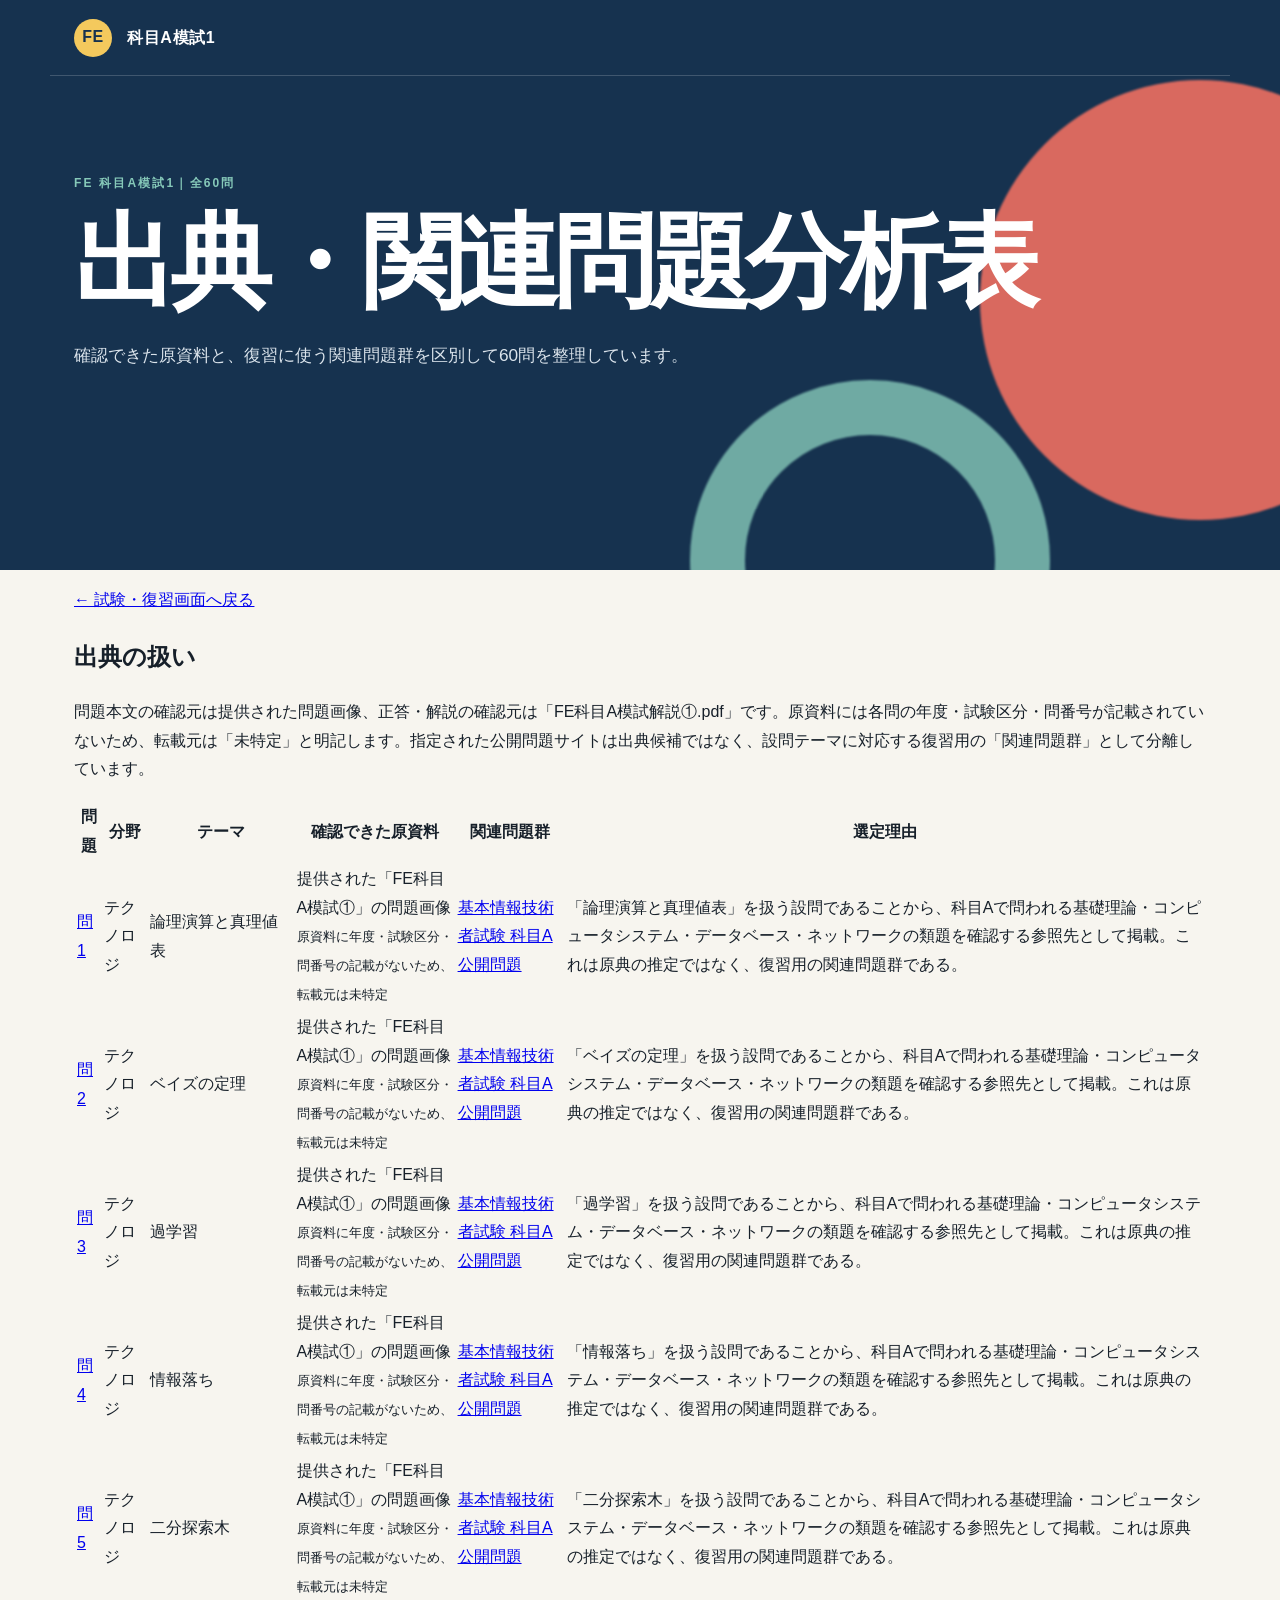
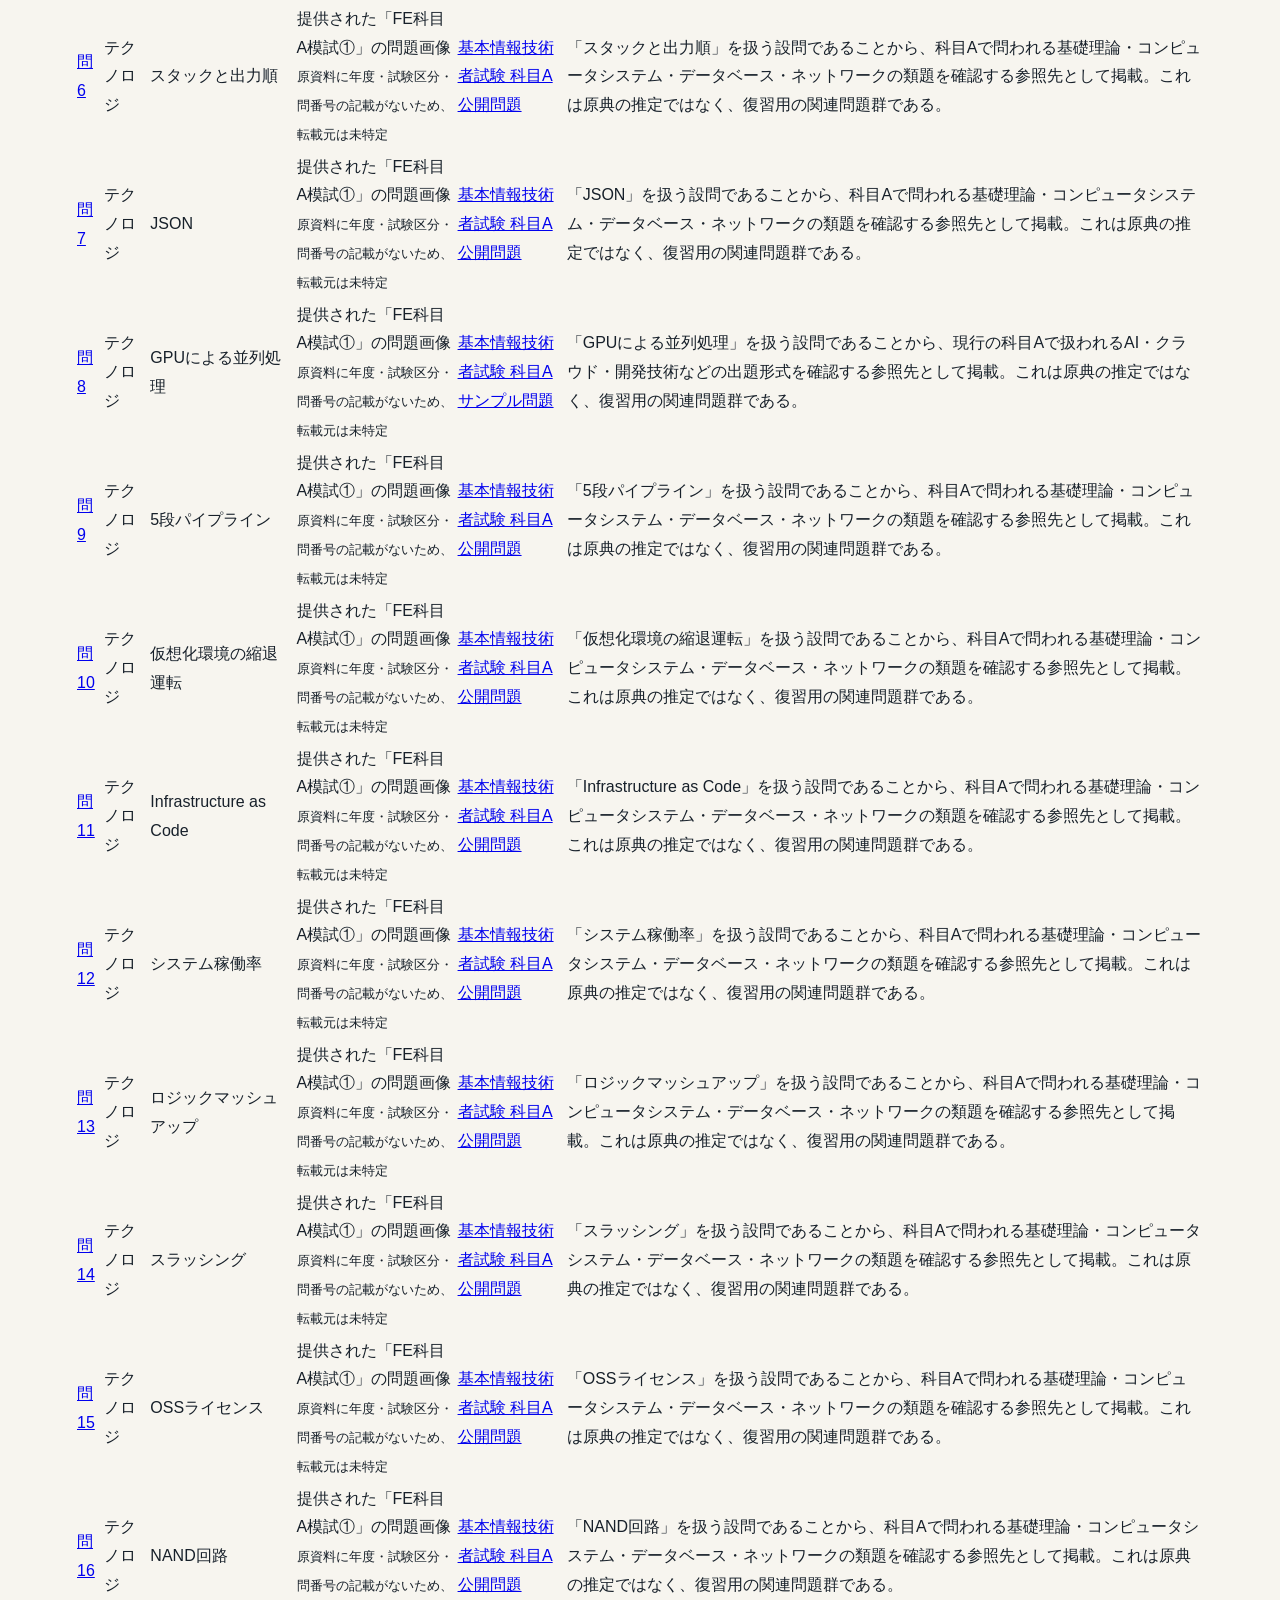
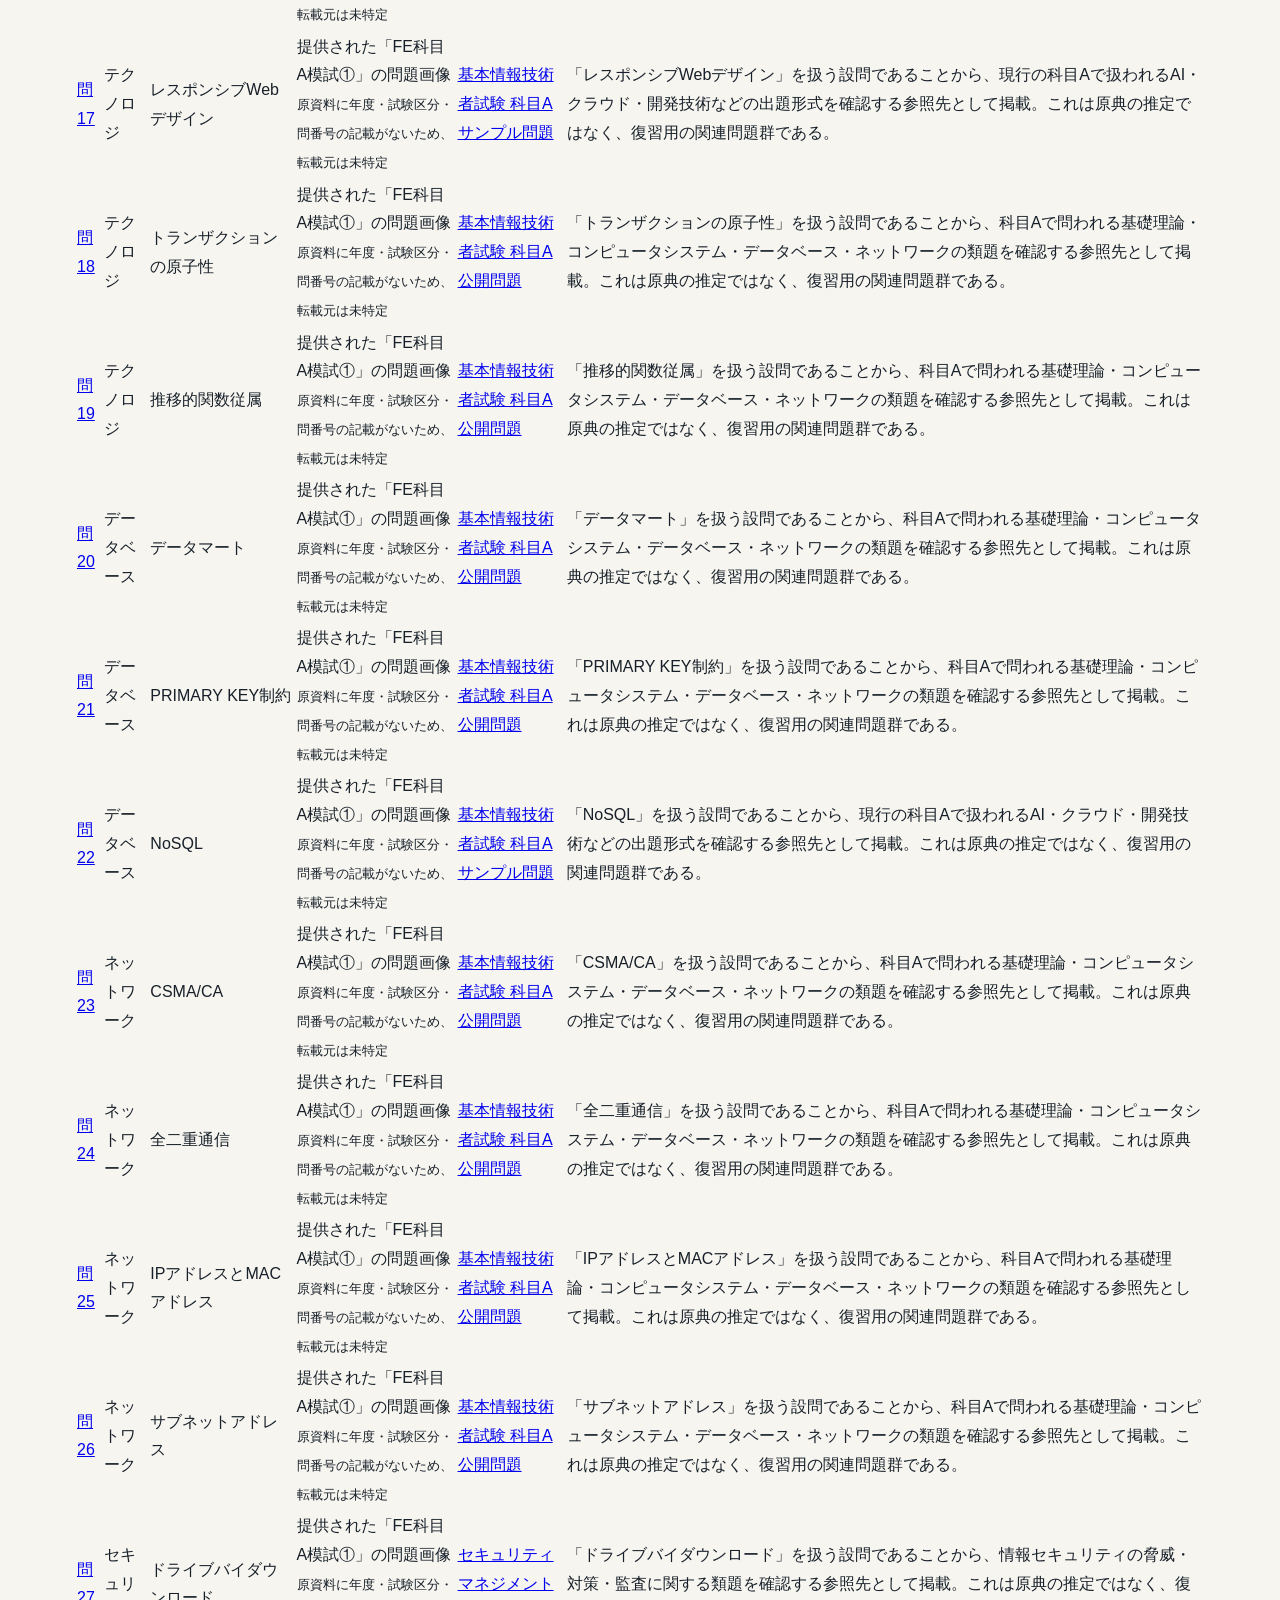
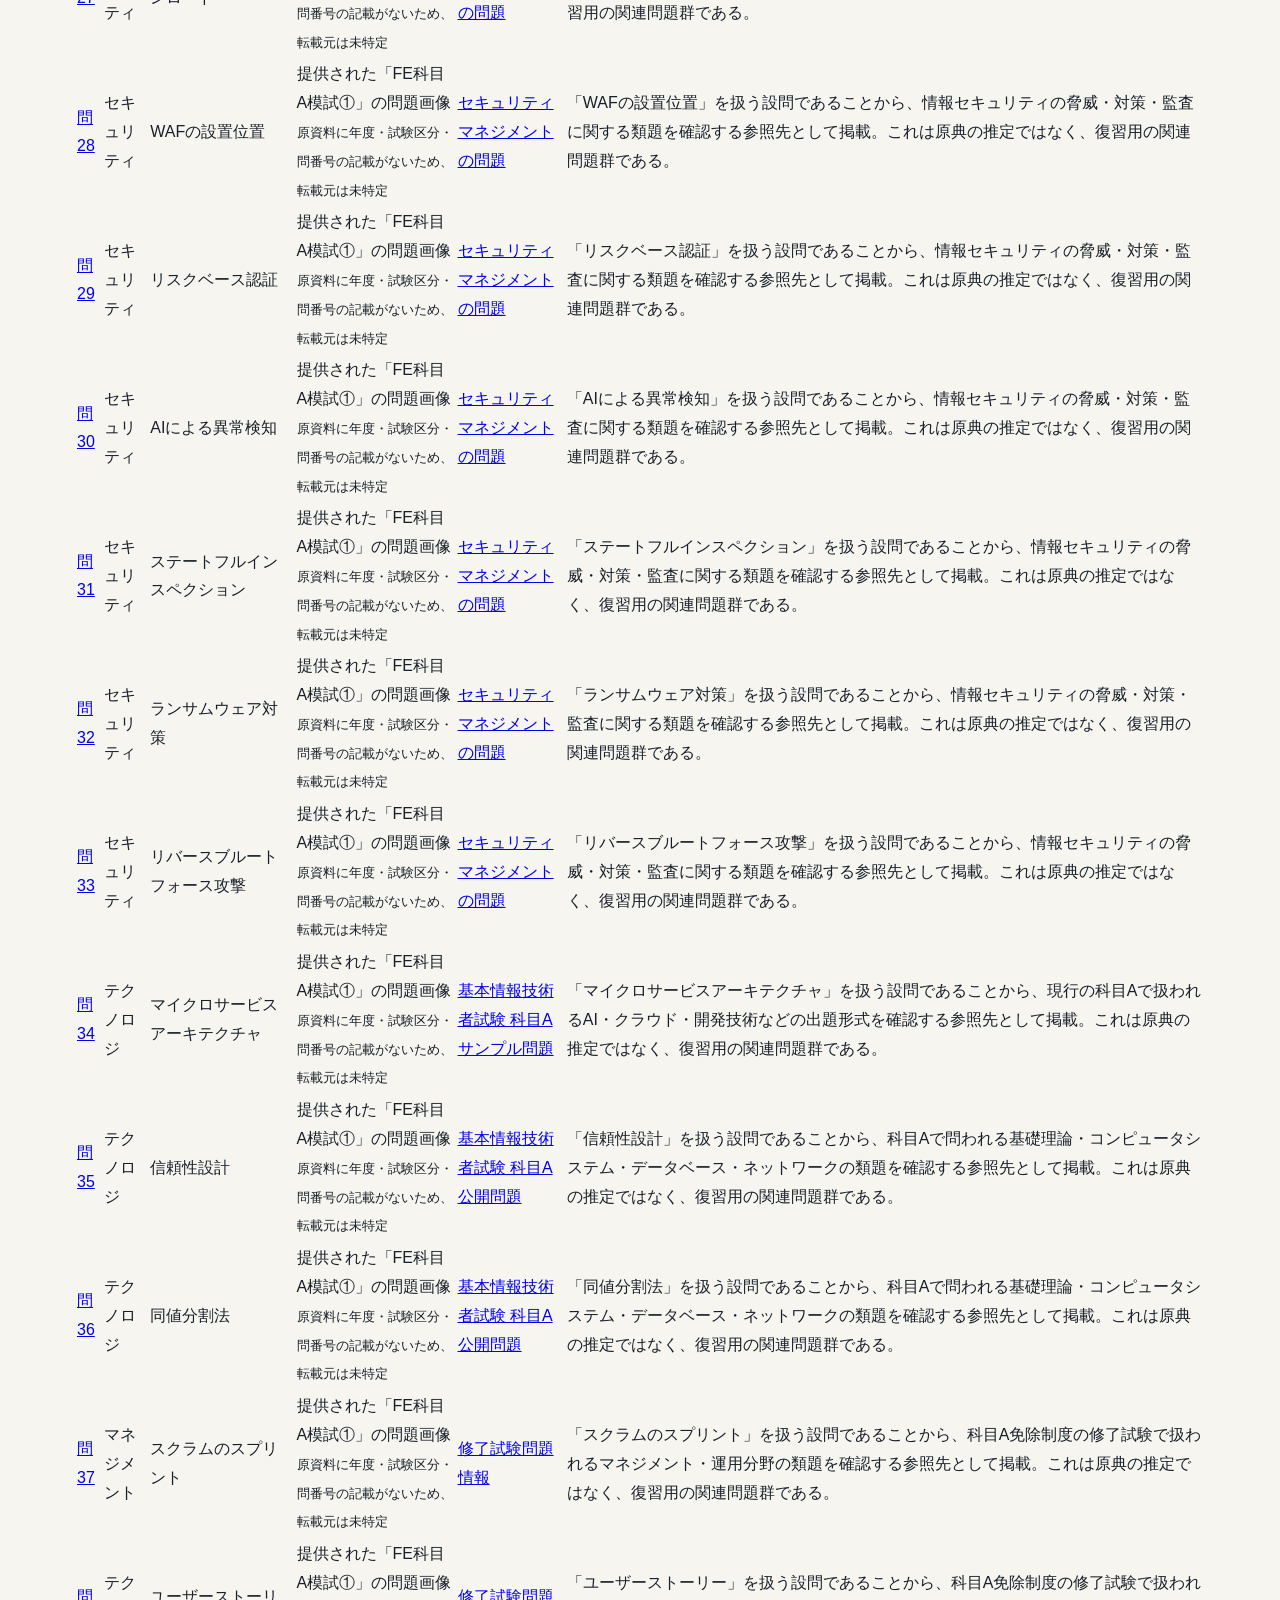
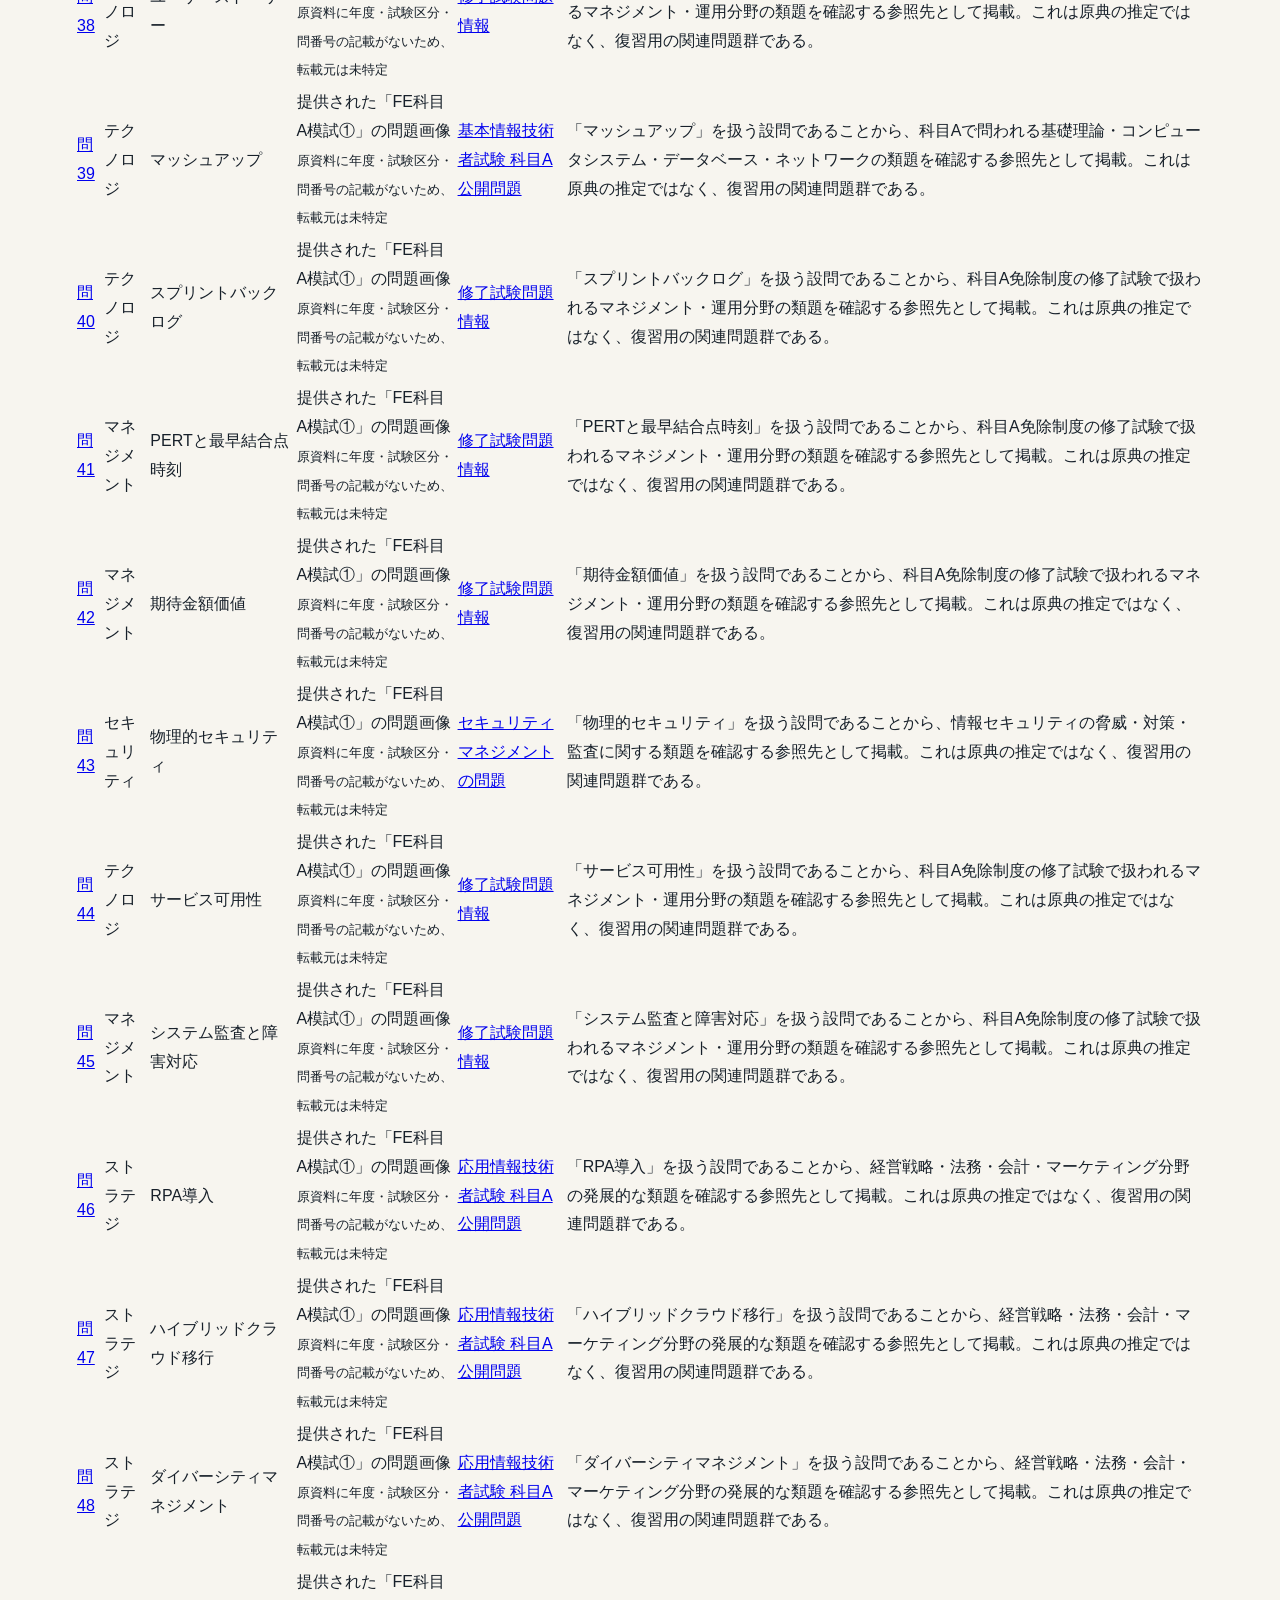
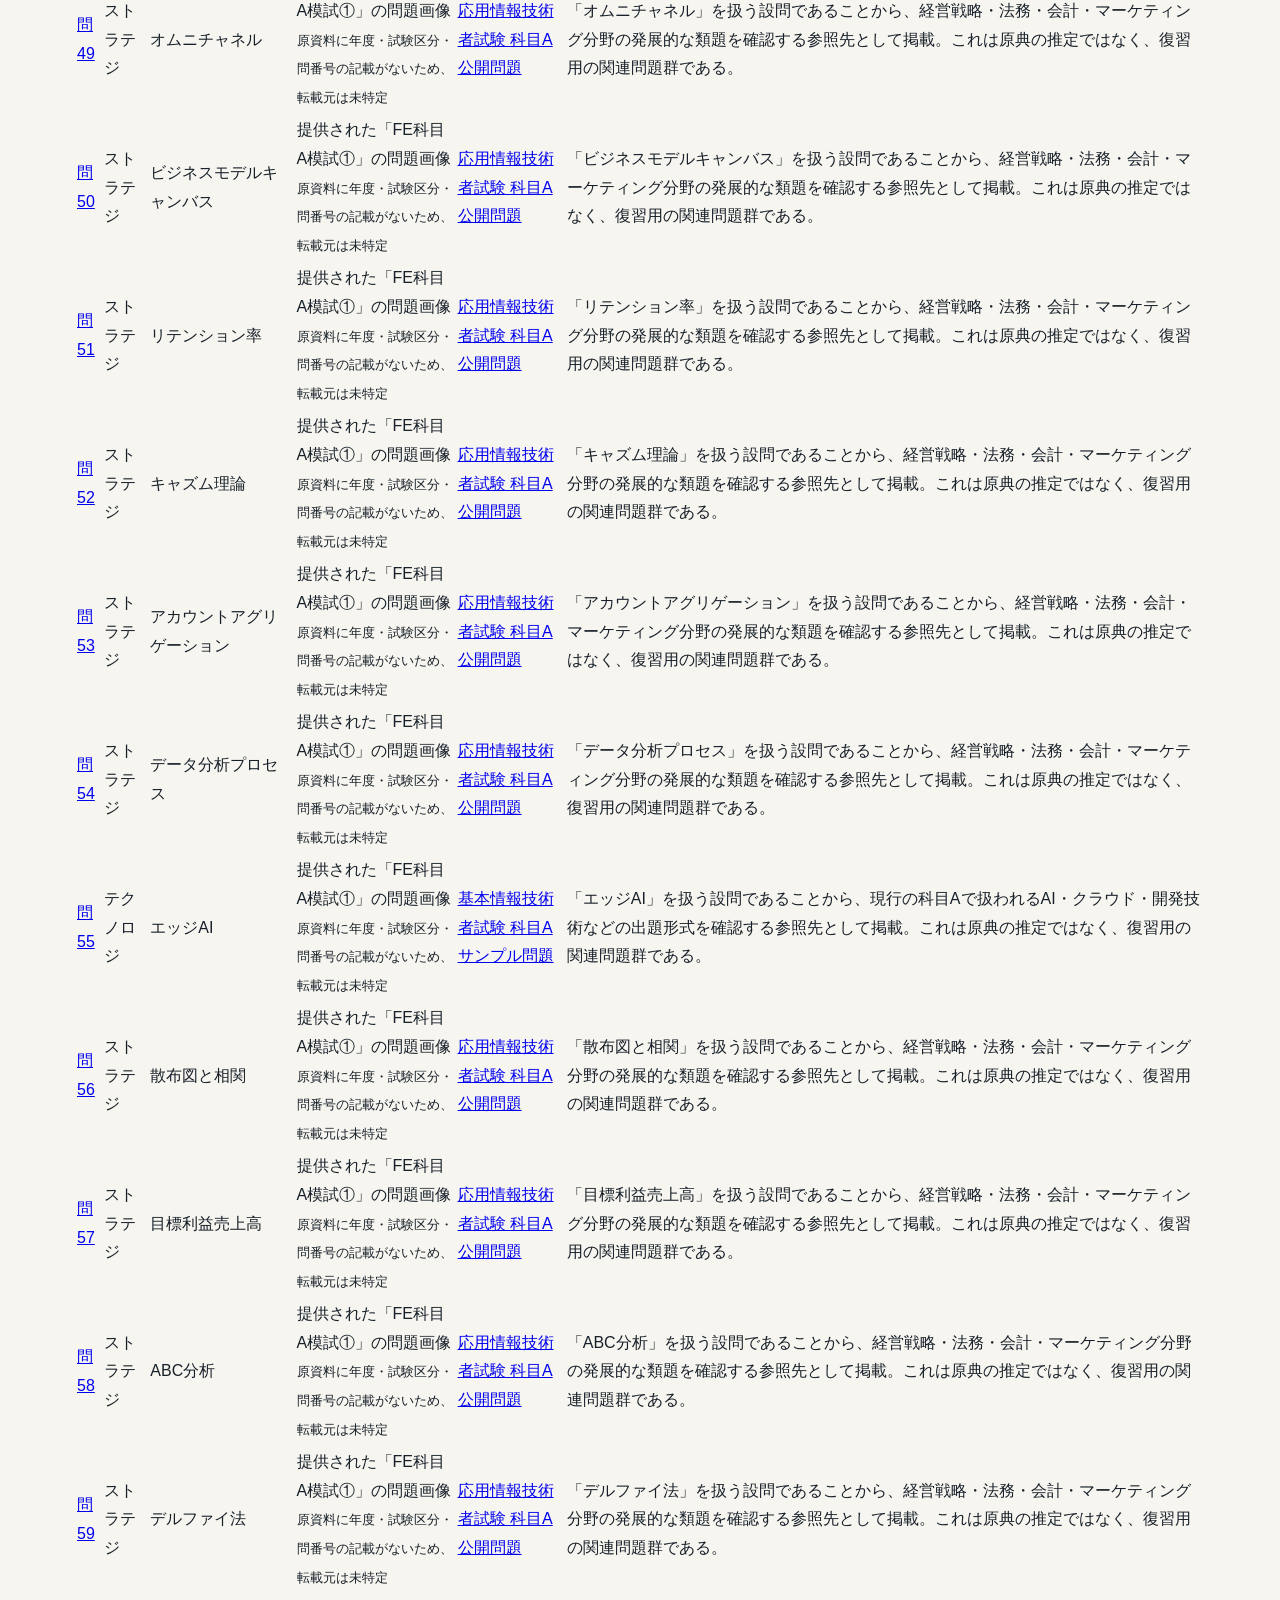
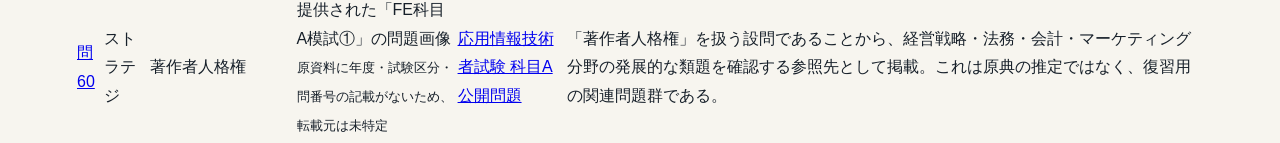
<file: source-map.html>
<!doctype html><html lang="ja"><head><meta charset="utf-8"><meta name="viewport" content="width=device-width,initial-scale=1"><title>出典・関連問題分析表｜科目A模試1</title><link rel="stylesheet" href="styles.css"><link rel="stylesheet" href="report.css"></head><body><header class="hero"><nav class="topbar"><a class="brand" href="index.html"><span>FE</span> 科目A模試1</a></nav><div class="hero-inner"><p class="eyebrow">FE 科目A模試1｜全60問</p><h1>出典・関連問題分析表</h1><p class="lead">確認できた原資料と、復習に使う関連問題群を区別して60問を整理しています。</p></div></header><main class="report-page"><p><a href="index.html">← 試験・復習画面へ戻る</a></p><section class="audit-note"><h2>出典の扱い</h2><p>問題本文の確認元は提供された問題画像、正答・解説の確認元は「FE科目A模試解説①.pdf」です。原資料には各問の年度・試験区分・問番号が記載されていないため、転載元は「未特定」と明記します。指定された公開問題サイトは出典候補ではなく、設問テーマに対応する復習用の「関連問題群」として分離しています。</p></section><div class="report-table-wrap"><table><thead><tr><th>問題</th><th>分野</th><th>テーマ</th><th>確認できた原資料</th><th>関連問題群</th><th>選定理由</th></tr></thead><tbody><tr><td><a href="index.html#q-1">問1</a></td><td>テクノロジ</td><td>論理演算と真理値表</td><td>提供された「FE科目A模試①」の問題画像<br><small>原資料に年度・試験区分・問番号の記載がないため、転載元は未特定</small></td><td><a href="https://www.fe-siken.com/" target="_blank" rel="noreferrer">基本情報技術者試験 科目A公開問題</a></td><td>「論理演算と真理値表」を扱う設問であることから、科目Aで問われる基礎理論・コンピュータシステム・データベース・ネットワークの類題を確認する参照先として掲載。これは原典の推定ではなく、復習用の関連問題群である。</td></tr>
<tr><td><a href="index.html#q-2">問2</a></td><td>テクノロジ</td><td>ベイズの定理</td><td>提供された「FE科目A模試①」の問題画像<br><small>原資料に年度・試験区分・問番号の記載がないため、転載元は未特定</small></td><td><a href="https://www.fe-siken.com/" target="_blank" rel="noreferrer">基本情報技術者試験 科目A公開問題</a></td><td>「ベイズの定理」を扱う設問であることから、科目Aで問われる基礎理論・コンピュータシステム・データベース・ネットワークの類題を確認する参照先として掲載。これは原典の推定ではなく、復習用の関連問題群である。</td></tr>
<tr><td><a href="index.html#q-3">問3</a></td><td>テクノロジ</td><td>過学習</td><td>提供された「FE科目A模試①」の問題画像<br><small>原資料に年度・試験区分・問番号の記載がないため、転載元は未特定</small></td><td><a href="https://www.fe-siken.com/" target="_blank" rel="noreferrer">基本情報技術者試験 科目A公開問題</a></td><td>「過学習」を扱う設問であることから、科目Aで問われる基礎理論・コンピュータシステム・データベース・ネットワークの類題を確認する参照先として掲載。これは原典の推定ではなく、復習用の関連問題群である。</td></tr>
<tr><td><a href="index.html#q-4">問4</a></td><td>テクノロジ</td><td>情報落ち</td><td>提供された「FE科目A模試①」の問題画像<br><small>原資料に年度・試験区分・問番号の記載がないため、転載元は未特定</small></td><td><a href="https://www.fe-siken.com/" target="_blank" rel="noreferrer">基本情報技術者試験 科目A公開問題</a></td><td>「情報落ち」を扱う設問であることから、科目Aで問われる基礎理論・コンピュータシステム・データベース・ネットワークの類題を確認する参照先として掲載。これは原典の推定ではなく、復習用の関連問題群である。</td></tr>
<tr><td><a href="index.html#q-5">問5</a></td><td>テクノロジ</td><td>二分探索木</td><td>提供された「FE科目A模試①」の問題画像<br><small>原資料に年度・試験区分・問番号の記載がないため、転載元は未特定</small></td><td><a href="https://www.fe-siken.com/" target="_blank" rel="noreferrer">基本情報技術者試験 科目A公開問題</a></td><td>「二分探索木」を扱う設問であることから、科目Aで問われる基礎理論・コンピュータシステム・データベース・ネットワークの類題を確認する参照先として掲載。これは原典の推定ではなく、復習用の関連問題群である。</td></tr>
<tr><td><a href="index.html#q-6">問6</a></td><td>テクノロジ</td><td>スタックと出力順</td><td>提供された「FE科目A模試①」の問題画像<br><small>原資料に年度・試験区分・問番号の記載がないため、転載元は未特定</small></td><td><a href="https://www.fe-siken.com/" target="_blank" rel="noreferrer">基本情報技術者試験 科目A公開問題</a></td><td>「スタックと出力順」を扱う設問であることから、科目Aで問われる基礎理論・コンピュータシステム・データベース・ネットワークの類題を確認する参照先として掲載。これは原典の推定ではなく、復習用の関連問題群である。</td></tr>
<tr><td><a href="index.html#q-7">問7</a></td><td>テクノロジ</td><td>JSON</td><td>提供された「FE科目A模試①」の問題画像<br><small>原資料に年度・試験区分・問番号の記載がないため、転載元は未特定</small></td><td><a href="https://www.fe-siken.com/" target="_blank" rel="noreferrer">基本情報技術者試験 科目A公開問題</a></td><td>「JSON」を扱う設問であることから、科目Aで問われる基礎理論・コンピュータシステム・データベース・ネットワークの類題を確認する参照先として掲載。これは原典の推定ではなく、復習用の関連問題群である。</td></tr>
<tr><td><a href="index.html#q-8">問8</a></td><td>テクノロジ</td><td>GPUによる並列処理</td><td>提供された「FE科目A模試①」の問題画像<br><small>原資料に年度・試験区分・問番号の記載がないため、転載元は未特定</small></td><td><a href="https://www.fe-siken.com/" target="_blank" rel="noreferrer">基本情報技術者試験 科目Aサンプル問題</a></td><td>「GPUによる並列処理」を扱う設問であることから、現行の科目Aで扱われるAI・クラウド・開発技術などの出題形式を確認する参照先として掲載。これは原典の推定ではなく、復習用の関連問題群である。</td></tr>
<tr><td><a href="index.html#q-9">問9</a></td><td>テクノロジ</td><td>5段パイプライン</td><td>提供された「FE科目A模試①」の問題画像<br><small>原資料に年度・試験区分・問番号の記載がないため、転載元は未特定</small></td><td><a href="https://www.fe-siken.com/" target="_blank" rel="noreferrer">基本情報技術者試験 科目A公開問題</a></td><td>「5段パイプライン」を扱う設問であることから、科目Aで問われる基礎理論・コンピュータシステム・データベース・ネットワークの類題を確認する参照先として掲載。これは原典の推定ではなく、復習用の関連問題群である。</td></tr>
<tr><td><a href="index.html#q-10">問10</a></td><td>テクノロジ</td><td>仮想化環境の縮退運転</td><td>提供された「FE科目A模試①」の問題画像<br><small>原資料に年度・試験区分・問番号の記載がないため、転載元は未特定</small></td><td><a href="https://www.fe-siken.com/" target="_blank" rel="noreferrer">基本情報技術者試験 科目A公開問題</a></td><td>「仮想化環境の縮退運転」を扱う設問であることから、科目Aで問われる基礎理論・コンピュータシステム・データベース・ネットワークの類題を確認する参照先として掲載。これは原典の推定ではなく、復習用の関連問題群である。</td></tr>
<tr><td><a href="index.html#q-11">問11</a></td><td>テクノロジ</td><td>Infrastructure as Code</td><td>提供された「FE科目A模試①」の問題画像<br><small>原資料に年度・試験区分・問番号の記載がないため、転載元は未特定</small></td><td><a href="https://www.fe-siken.com/" target="_blank" rel="noreferrer">基本情報技術者試験 科目A公開問題</a></td><td>「Infrastructure as Code」を扱う設問であることから、科目Aで問われる基礎理論・コンピュータシステム・データベース・ネットワークの類題を確認する参照先として掲載。これは原典の推定ではなく、復習用の関連問題群である。</td></tr>
<tr><td><a href="index.html#q-12">問12</a></td><td>テクノロジ</td><td>システム稼働率</td><td>提供された「FE科目A模試①」の問題画像<br><small>原資料に年度・試験区分・問番号の記載がないため、転載元は未特定</small></td><td><a href="https://www.fe-siken.com/" target="_blank" rel="noreferrer">基本情報技術者試験 科目A公開問題</a></td><td>「システム稼働率」を扱う設問であることから、科目Aで問われる基礎理論・コンピュータシステム・データベース・ネットワークの類題を確認する参照先として掲載。これは原典の推定ではなく、復習用の関連問題群である。</td></tr>
<tr><td><a href="index.html#q-13">問13</a></td><td>テクノロジ</td><td>ロジックマッシュアップ</td><td>提供された「FE科目A模試①」の問題画像<br><small>原資料に年度・試験区分・問番号の記載がないため、転載元は未特定</small></td><td><a href="https://www.fe-siken.com/" target="_blank" rel="noreferrer">基本情報技術者試験 科目A公開問題</a></td><td>「ロジックマッシュアップ」を扱う設問であることから、科目Aで問われる基礎理論・コンピュータシステム・データベース・ネットワークの類題を確認する参照先として掲載。これは原典の推定ではなく、復習用の関連問題群である。</td></tr>
<tr><td><a href="index.html#q-14">問14</a></td><td>テクノロジ</td><td>スラッシング</td><td>提供された「FE科目A模試①」の問題画像<br><small>原資料に年度・試験区分・問番号の記載がないため、転載元は未特定</small></td><td><a href="https://www.fe-siken.com/" target="_blank" rel="noreferrer">基本情報技術者試験 科目A公開問題</a></td><td>「スラッシング」を扱う設問であることから、科目Aで問われる基礎理論・コンピュータシステム・データベース・ネットワークの類題を確認する参照先として掲載。これは原典の推定ではなく、復習用の関連問題群である。</td></tr>
<tr><td><a href="index.html#q-15">問15</a></td><td>テクノロジ</td><td>OSSライセンス</td><td>提供された「FE科目A模試①」の問題画像<br><small>原資料に年度・試験区分・問番号の記載がないため、転載元は未特定</small></td><td><a href="https://www.fe-siken.com/" target="_blank" rel="noreferrer">基本情報技術者試験 科目A公開問題</a></td><td>「OSSライセンス」を扱う設問であることから、科目Aで問われる基礎理論・コンピュータシステム・データベース・ネットワークの類題を確認する参照先として掲載。これは原典の推定ではなく、復習用の関連問題群である。</td></tr>
<tr><td><a href="index.html#q-16">問16</a></td><td>テクノロジ</td><td>NAND回路</td><td>提供された「FE科目A模試①」の問題画像<br><small>原資料に年度・試験区分・問番号の記載がないため、転載元は未特定</small></td><td><a href="https://www.fe-siken.com/" target="_blank" rel="noreferrer">基本情報技術者試験 科目A公開問題</a></td><td>「NAND回路」を扱う設問であることから、科目Aで問われる基礎理論・コンピュータシステム・データベース・ネットワークの類題を確認する参照先として掲載。これは原典の推定ではなく、復習用の関連問題群である。</td></tr>
<tr><td><a href="index.html#q-17">問17</a></td><td>テクノロジ</td><td>レスポンシブWebデザイン</td><td>提供された「FE科目A模試①」の問題画像<br><small>原資料に年度・試験区分・問番号の記載がないため、転載元は未特定</small></td><td><a href="https://www.fe-siken.com/" target="_blank" rel="noreferrer">基本情報技術者試験 科目Aサンプル問題</a></td><td>「レスポンシブWebデザイン」を扱う設問であることから、現行の科目Aで扱われるAI・クラウド・開発技術などの出題形式を確認する参照先として掲載。これは原典の推定ではなく、復習用の関連問題群である。</td></tr>
<tr><td><a href="index.html#q-18">問18</a></td><td>テクノロジ</td><td>トランザクションの原子性</td><td>提供された「FE科目A模試①」の問題画像<br><small>原資料に年度・試験区分・問番号の記載がないため、転載元は未特定</small></td><td><a href="https://www.fe-siken.com/" target="_blank" rel="noreferrer">基本情報技術者試験 科目A公開問題</a></td><td>「トランザクションの原子性」を扱う設問であることから、科目Aで問われる基礎理論・コンピュータシステム・データベース・ネットワークの類題を確認する参照先として掲載。これは原典の推定ではなく、復習用の関連問題群である。</td></tr>
<tr><td><a href="index.html#q-19">問19</a></td><td>テクノロジ</td><td>推移的関数従属</td><td>提供された「FE科目A模試①」の問題画像<br><small>原資料に年度・試験区分・問番号の記載がないため、転載元は未特定</small></td><td><a href="https://www.fe-siken.com/" target="_blank" rel="noreferrer">基本情報技術者試験 科目A公開問題</a></td><td>「推移的関数従属」を扱う設問であることから、科目Aで問われる基礎理論・コンピュータシステム・データベース・ネットワークの類題を確認する参照先として掲載。これは原典の推定ではなく、復習用の関連問題群である。</td></tr>
<tr><td><a href="index.html#q-20">問20</a></td><td>データベース</td><td>データマート</td><td>提供された「FE科目A模試①」の問題画像<br><small>原資料に年度・試験区分・問番号の記載がないため、転載元は未特定</small></td><td><a href="https://www.fe-siken.com/" target="_blank" rel="noreferrer">基本情報技術者試験 科目A公開問題</a></td><td>「データマート」を扱う設問であることから、科目Aで問われる基礎理論・コンピュータシステム・データベース・ネットワークの類題を確認する参照先として掲載。これは原典の推定ではなく、復習用の関連問題群である。</td></tr>
<tr><td><a href="index.html#q-21">問21</a></td><td>データベース</td><td>PRIMARY KEY制約</td><td>提供された「FE科目A模試①」の問題画像<br><small>原資料に年度・試験区分・問番号の記載がないため、転載元は未特定</small></td><td><a href="https://www.fe-siken.com/" target="_blank" rel="noreferrer">基本情報技術者試験 科目A公開問題</a></td><td>「PRIMARY KEY制約」を扱う設問であることから、科目Aで問われる基礎理論・コンピュータシステム・データベース・ネットワークの類題を確認する参照先として掲載。これは原典の推定ではなく、復習用の関連問題群である。</td></tr>
<tr><td><a href="index.html#q-22">問22</a></td><td>データベース</td><td>NoSQL</td><td>提供された「FE科目A模試①」の問題画像<br><small>原資料に年度・試験区分・問番号の記載がないため、転載元は未特定</small></td><td><a href="https://www.fe-siken.com/" target="_blank" rel="noreferrer">基本情報技術者試験 科目Aサンプル問題</a></td><td>「NoSQL」を扱う設問であることから、現行の科目Aで扱われるAI・クラウド・開発技術などの出題形式を確認する参照先として掲載。これは原典の推定ではなく、復習用の関連問題群である。</td></tr>
<tr><td><a href="index.html#q-23">問23</a></td><td>ネットワーク</td><td>CSMA/CA</td><td>提供された「FE科目A模試①」の問題画像<br><small>原資料に年度・試験区分・問番号の記載がないため、転載元は未特定</small></td><td><a href="https://www.fe-siken.com/" target="_blank" rel="noreferrer">基本情報技術者試験 科目A公開問題</a></td><td>「CSMA/CA」を扱う設問であることから、科目Aで問われる基礎理論・コンピュータシステム・データベース・ネットワークの類題を確認する参照先として掲載。これは原典の推定ではなく、復習用の関連問題群である。</td></tr>
<tr><td><a href="index.html#q-24">問24</a></td><td>ネットワーク</td><td>全二重通信</td><td>提供された「FE科目A模試①」の問題画像<br><small>原資料に年度・試験区分・問番号の記載がないため、転載元は未特定</small></td><td><a href="https://www.fe-siken.com/" target="_blank" rel="noreferrer">基本情報技術者試験 科目A公開問題</a></td><td>「全二重通信」を扱う設問であることから、科目Aで問われる基礎理論・コンピュータシステム・データベース・ネットワークの類題を確認する参照先として掲載。これは原典の推定ではなく、復習用の関連問題群である。</td></tr>
<tr><td><a href="index.html#q-25">問25</a></td><td>ネットワーク</td><td>IPアドレスとMACアドレス</td><td>提供された「FE科目A模試①」の問題画像<br><small>原資料に年度・試験区分・問番号の記載がないため、転載元は未特定</small></td><td><a href="https://www.fe-siken.com/" target="_blank" rel="noreferrer">基本情報技術者試験 科目A公開問題</a></td><td>「IPアドレスとMACアドレス」を扱う設問であることから、科目Aで問われる基礎理論・コンピュータシステム・データベース・ネットワークの類題を確認する参照先として掲載。これは原典の推定ではなく、復習用の関連問題群である。</td></tr>
<tr><td><a href="index.html#q-26">問26</a></td><td>ネットワーク</td><td>サブネットアドレス</td><td>提供された「FE科目A模試①」の問題画像<br><small>原資料に年度・試験区分・問番号の記載がないため、転載元は未特定</small></td><td><a href="https://www.fe-siken.com/" target="_blank" rel="noreferrer">基本情報技術者試験 科目A公開問題</a></td><td>「サブネットアドレス」を扱う設問であることから、科目Aで問われる基礎理論・コンピュータシステム・データベース・ネットワークの類題を確認する参照先として掲載。これは原典の推定ではなく、復習用の関連問題群である。</td></tr>
<tr><td><a href="index.html#q-27">問27</a></td><td>セキュリティ</td><td>ドライブバイダウンロード</td><td>提供された「FE科目A模試①」の問題画像<br><small>原資料に年度・試験区分・問番号の記載がないため、転載元は未特定</small></td><td><a href="https://www.sg-siken.com/" target="_blank" rel="noreferrer">セキュリティマネジメントの問題</a></td><td>「ドライブバイダウンロード」を扱う設問であることから、情報セキュリティの脅威・対策・監査に関する類題を確認する参照先として掲載。これは原典の推定ではなく、復習用の関連問題群である。</td></tr>
<tr><td><a href="index.html#q-28">問28</a></td><td>セキュリティ</td><td>WAFの設置位置</td><td>提供された「FE科目A模試①」の問題画像<br><small>原資料に年度・試験区分・問番号の記載がないため、転載元は未特定</small></td><td><a href="https://www.sg-siken.com/" target="_blank" rel="noreferrer">セキュリティマネジメントの問題</a></td><td>「WAFの設置位置」を扱う設問であることから、情報セキュリティの脅威・対策・監査に関する類題を確認する参照先として掲載。これは原典の推定ではなく、復習用の関連問題群である。</td></tr>
<tr><td><a href="index.html#q-29">問29</a></td><td>セキュリティ</td><td>リスクベース認証</td><td>提供された「FE科目A模試①」の問題画像<br><small>原資料に年度・試験区分・問番号の記載がないため、転載元は未特定</small></td><td><a href="https://www.sg-siken.com/" target="_blank" rel="noreferrer">セキュリティマネジメントの問題</a></td><td>「リスクベース認証」を扱う設問であることから、情報セキュリティの脅威・対策・監査に関する類題を確認する参照先として掲載。これは原典の推定ではなく、復習用の関連問題群である。</td></tr>
<tr><td><a href="index.html#q-30">問30</a></td><td>セキュリティ</td><td>AIによる異常検知</td><td>提供された「FE科目A模試①」の問題画像<br><small>原資料に年度・試験区分・問番号の記載がないため、転載元は未特定</small></td><td><a href="https://www.sg-siken.com/" target="_blank" rel="noreferrer">セキュリティマネジメントの問題</a></td><td>「AIによる異常検知」を扱う設問であることから、情報セキュリティの脅威・対策・監査に関する類題を確認する参照先として掲載。これは原典の推定ではなく、復習用の関連問題群である。</td></tr>
<tr><td><a href="index.html#q-31">問31</a></td><td>セキュリティ</td><td>ステートフルインスペクション</td><td>提供された「FE科目A模試①」の問題画像<br><small>原資料に年度・試験区分・問番号の記載がないため、転載元は未特定</small></td><td><a href="https://www.sg-siken.com/" target="_blank" rel="noreferrer">セキュリティマネジメントの問題</a></td><td>「ステートフルインスペクション」を扱う設問であることから、情報セキュリティの脅威・対策・監査に関する類題を確認する参照先として掲載。これは原典の推定ではなく、復習用の関連問題群である。</td></tr>
<tr><td><a href="index.html#q-32">問32</a></td><td>セキュリティ</td><td>ランサムウェア対策</td><td>提供された「FE科目A模試①」の問題画像<br><small>原資料に年度・試験区分・問番号の記載がないため、転載元は未特定</small></td><td><a href="https://www.sg-siken.com/" target="_blank" rel="noreferrer">セキュリティマネジメントの問題</a></td><td>「ランサムウェア対策」を扱う設問であることから、情報セキュリティの脅威・対策・監査に関する類題を確認する参照先として掲載。これは原典の推定ではなく、復習用の関連問題群である。</td></tr>
<tr><td><a href="index.html#q-33">問33</a></td><td>セキュリティ</td><td>リバースブルートフォース攻撃</td><td>提供された「FE科目A模試①」の問題画像<br><small>原資料に年度・試験区分・問番号の記載がないため、転載元は未特定</small></td><td><a href="https://www.sg-siken.com/" target="_blank" rel="noreferrer">セキュリティマネジメントの問題</a></td><td>「リバースブルートフォース攻撃」を扱う設問であることから、情報セキュリティの脅威・対策・監査に関する類題を確認する参照先として掲載。これは原典の推定ではなく、復習用の関連問題群である。</td></tr>
<tr><td><a href="index.html#q-34">問34</a></td><td>テクノロジ</td><td>マイクロサービスアーキテクチャ</td><td>提供された「FE科目A模試①」の問題画像<br><small>原資料に年度・試験区分・問番号の記載がないため、転載元は未特定</small></td><td><a href="https://www.fe-siken.com/" target="_blank" rel="noreferrer">基本情報技術者試験 科目Aサンプル問題</a></td><td>「マイクロサービスアーキテクチャ」を扱う設問であることから、現行の科目Aで扱われるAI・クラウド・開発技術などの出題形式を確認する参照先として掲載。これは原典の推定ではなく、復習用の関連問題群である。</td></tr>
<tr><td><a href="index.html#q-35">問35</a></td><td>テクノロジ</td><td>信頼性設計</td><td>提供された「FE科目A模試①」の問題画像<br><small>原資料に年度・試験区分・問番号の記載がないため、転載元は未特定</small></td><td><a href="https://www.fe-siken.com/" target="_blank" rel="noreferrer">基本情報技術者試験 科目A公開問題</a></td><td>「信頼性設計」を扱う設問であることから、科目Aで問われる基礎理論・コンピュータシステム・データベース・ネットワークの類題を確認する参照先として掲載。これは原典の推定ではなく、復習用の関連問題群である。</td></tr>
<tr><td><a href="index.html#q-36">問36</a></td><td>テクノロジ</td><td>同値分割法</td><td>提供された「FE科目A模試①」の問題画像<br><small>原資料に年度・試験区分・問番号の記載がないため、転載元は未特定</small></td><td><a href="https://www.fe-siken.com/" target="_blank" rel="noreferrer">基本情報技術者試験 科目A公開問題</a></td><td>「同値分割法」を扱う設問であることから、科目Aで問われる基礎理論・コンピュータシステム・データベース・ネットワークの類題を確認する参照先として掲載。これは原典の推定ではなく、復習用の関連問題群である。</td></tr>
<tr><td><a href="index.html#q-37">問37</a></td><td>マネジメント</td><td>スクラムのスプリント</td><td>提供された「FE科目A模試①」の問題画像<br><small>原資料に年度・試験区分・問番号の記載がないため、転載元は未特定</small></td><td><a href="https://www.ipa.go.jp/shiken/about/menjo-fe.html#kakomondai" target="_blank" rel="noreferrer">修了試験問題情報</a></td><td>「スクラムのスプリント」を扱う設問であることから、科目A免除制度の修了試験で扱われるマネジメント・運用分野の類題を確認する参照先として掲載。これは原典の推定ではなく、復習用の関連問題群である。</td></tr>
<tr><td><a href="index.html#q-38">問38</a></td><td>テクノロジ</td><td>ユーザーストーリー</td><td>提供された「FE科目A模試①」の問題画像<br><small>原資料に年度・試験区分・問番号の記載がないため、転載元は未特定</small></td><td><a href="https://www.ipa.go.jp/shiken/about/menjo-fe.html#kakomondai" target="_blank" rel="noreferrer">修了試験問題情報</a></td><td>「ユーザーストーリー」を扱う設問であることから、科目A免除制度の修了試験で扱われるマネジメント・運用分野の類題を確認する参照先として掲載。これは原典の推定ではなく、復習用の関連問題群である。</td></tr>
<tr><td><a href="index.html#q-39">問39</a></td><td>テクノロジ</td><td>マッシュアップ</td><td>提供された「FE科目A模試①」の問題画像<br><small>原資料に年度・試験区分・問番号の記載がないため、転載元は未特定</small></td><td><a href="https://www.fe-siken.com/" target="_blank" rel="noreferrer">基本情報技術者試験 科目A公開問題</a></td><td>「マッシュアップ」を扱う設問であることから、科目Aで問われる基礎理論・コンピュータシステム・データベース・ネットワークの類題を確認する参照先として掲載。これは原典の推定ではなく、復習用の関連問題群である。</td></tr>
<tr><td><a href="index.html#q-40">問40</a></td><td>テクノロジ</td><td>スプリントバックログ</td><td>提供された「FE科目A模試①」の問題画像<br><small>原資料に年度・試験区分・問番号の記載がないため、転載元は未特定</small></td><td><a href="https://www.ipa.go.jp/shiken/about/menjo-fe.html#kakomondai" target="_blank" rel="noreferrer">修了試験問題情報</a></td><td>「スプリントバックログ」を扱う設問であることから、科目A免除制度の修了試験で扱われるマネジメント・運用分野の類題を確認する参照先として掲載。これは原典の推定ではなく、復習用の関連問題群である。</td></tr>
<tr><td><a href="index.html#q-41">問41</a></td><td>マネジメント</td><td>PERTと最早結合点時刻</td><td>提供された「FE科目A模試①」の問題画像<br><small>原資料に年度・試験区分・問番号の記載がないため、転載元は未特定</small></td><td><a href="https://www.ipa.go.jp/shiken/about/menjo-fe.html#kakomondai" target="_blank" rel="noreferrer">修了試験問題情報</a></td><td>「PERTと最早結合点時刻」を扱う設問であることから、科目A免除制度の修了試験で扱われるマネジメント・運用分野の類題を確認する参照先として掲載。これは原典の推定ではなく、復習用の関連問題群である。</td></tr>
<tr><td><a href="index.html#q-42">問42</a></td><td>マネジメント</td><td>期待金額価値</td><td>提供された「FE科目A模試①」の問題画像<br><small>原資料に年度・試験区分・問番号の記載がないため、転載元は未特定</small></td><td><a href="https://www.ipa.go.jp/shiken/about/menjo-fe.html#kakomondai" target="_blank" rel="noreferrer">修了試験問題情報</a></td><td>「期待金額価値」を扱う設問であることから、科目A免除制度の修了試験で扱われるマネジメント・運用分野の類題を確認する参照先として掲載。これは原典の推定ではなく、復習用の関連問題群である。</td></tr>
<tr><td><a href="index.html#q-43">問43</a></td><td>セキュリティ</td><td>物理的セキュリティ</td><td>提供された「FE科目A模試①」の問題画像<br><small>原資料に年度・試験区分・問番号の記載がないため、転載元は未特定</small></td><td><a href="https://www.sg-siken.com/" target="_blank" rel="noreferrer">セキュリティマネジメントの問題</a></td><td>「物理的セキュリティ」を扱う設問であることから、情報セキュリティの脅威・対策・監査に関する類題を確認する参照先として掲載。これは原典の推定ではなく、復習用の関連問題群である。</td></tr>
<tr><td><a href="index.html#q-44">問44</a></td><td>テクノロジ</td><td>サービス可用性</td><td>提供された「FE科目A模試①」の問題画像<br><small>原資料に年度・試験区分・問番号の記載がないため、転載元は未特定</small></td><td><a href="https://www.ipa.go.jp/shiken/about/menjo-fe.html#kakomondai" target="_blank" rel="noreferrer">修了試験問題情報</a></td><td>「サービス可用性」を扱う設問であることから、科目A免除制度の修了試験で扱われるマネジメント・運用分野の類題を確認する参照先として掲載。これは原典の推定ではなく、復習用の関連問題群である。</td></tr>
<tr><td><a href="index.html#q-45">問45</a></td><td>マネジメント</td><td>システム監査と障害対応</td><td>提供された「FE科目A模試①」の問題画像<br><small>原資料に年度・試験区分・問番号の記載がないため、転載元は未特定</small></td><td><a href="https://www.ipa.go.jp/shiken/about/menjo-fe.html#kakomondai" target="_blank" rel="noreferrer">修了試験問題情報</a></td><td>「システム監査と障害対応」を扱う設問であることから、科目A免除制度の修了試験で扱われるマネジメント・運用分野の類題を確認する参照先として掲載。これは原典の推定ではなく、復習用の関連問題群である。</td></tr>
<tr><td><a href="index.html#q-46">問46</a></td><td>ストラテジ</td><td>RPA導入</td><td>提供された「FE科目A模試①」の問題画像<br><small>原資料に年度・試験区分・問番号の記載がないため、転載元は未特定</small></td><td><a href="https://www.ap-siken.com/" target="_blank" rel="noreferrer">応用情報技術者試験 科目A公開問題</a></td><td>「RPA導入」を扱う設問であることから、経営戦略・法務・会計・マーケティング分野の発展的な類題を確認する参照先として掲載。これは原典の推定ではなく、復習用の関連問題群である。</td></tr>
<tr><td><a href="index.html#q-47">問47</a></td><td>ストラテジ</td><td>ハイブリッドクラウド移行</td><td>提供された「FE科目A模試①」の問題画像<br><small>原資料に年度・試験区分・問番号の記載がないため、転載元は未特定</small></td><td><a href="https://www.ap-siken.com/" target="_blank" rel="noreferrer">応用情報技術者試験 科目A公開問題</a></td><td>「ハイブリッドクラウド移行」を扱う設問であることから、経営戦略・法務・会計・マーケティング分野の発展的な類題を確認する参照先として掲載。これは原典の推定ではなく、復習用の関連問題群である。</td></tr>
<tr><td><a href="index.html#q-48">問48</a></td><td>ストラテジ</td><td>ダイバーシティマネジメント</td><td>提供された「FE科目A模試①」の問題画像<br><small>原資料に年度・試験区分・問番号の記載がないため、転載元は未特定</small></td><td><a href="https://www.ap-siken.com/" target="_blank" rel="noreferrer">応用情報技術者試験 科目A公開問題</a></td><td>「ダイバーシティマネジメント」を扱う設問であることから、経営戦略・法務・会計・マーケティング分野の発展的な類題を確認する参照先として掲載。これは原典の推定ではなく、復習用の関連問題群である。</td></tr>
<tr><td><a href="index.html#q-49">問49</a></td><td>ストラテジ</td><td>オムニチャネル</td><td>提供された「FE科目A模試①」の問題画像<br><small>原資料に年度・試験区分・問番号の記載がないため、転載元は未特定</small></td><td><a href="https://www.ap-siken.com/" target="_blank" rel="noreferrer">応用情報技術者試験 科目A公開問題</a></td><td>「オムニチャネル」を扱う設問であることから、経営戦略・法務・会計・マーケティング分野の発展的な類題を確認する参照先として掲載。これは原典の推定ではなく、復習用の関連問題群である。</td></tr>
<tr><td><a href="index.html#q-50">問50</a></td><td>ストラテジ</td><td>ビジネスモデルキャンバス</td><td>提供された「FE科目A模試①」の問題画像<br><small>原資料に年度・試験区分・問番号の記載がないため、転載元は未特定</small></td><td><a href="https://www.ap-siken.com/" target="_blank" rel="noreferrer">応用情報技術者試験 科目A公開問題</a></td><td>「ビジネスモデルキャンバス」を扱う設問であることから、経営戦略・法務・会計・マーケティング分野の発展的な類題を確認する参照先として掲載。これは原典の推定ではなく、復習用の関連問題群である。</td></tr>
<tr><td><a href="index.html#q-51">問51</a></td><td>ストラテジ</td><td>リテンション率</td><td>提供された「FE科目A模試①」の問題画像<br><small>原資料に年度・試験区分・問番号の記載がないため、転載元は未特定</small></td><td><a href="https://www.ap-siken.com/" target="_blank" rel="noreferrer">応用情報技術者試験 科目A公開問題</a></td><td>「リテンション率」を扱う設問であることから、経営戦略・法務・会計・マーケティング分野の発展的な類題を確認する参照先として掲載。これは原典の推定ではなく、復習用の関連問題群である。</td></tr>
<tr><td><a href="index.html#q-52">問52</a></td><td>ストラテジ</td><td>キャズム理論</td><td>提供された「FE科目A模試①」の問題画像<br><small>原資料に年度・試験区分・問番号の記載がないため、転載元は未特定</small></td><td><a href="https://www.ap-siken.com/" target="_blank" rel="noreferrer">応用情報技術者試験 科目A公開問題</a></td><td>「キャズム理論」を扱う設問であることから、経営戦略・法務・会計・マーケティング分野の発展的な類題を確認する参照先として掲載。これは原典の推定ではなく、復習用の関連問題群である。</td></tr>
<tr><td><a href="index.html#q-53">問53</a></td><td>ストラテジ</td><td>アカウントアグリゲーション</td><td>提供された「FE科目A模試①」の問題画像<br><small>原資料に年度・試験区分・問番号の記載がないため、転載元は未特定</small></td><td><a href="https://www.ap-siken.com/" target="_blank" rel="noreferrer">応用情報技術者試験 科目A公開問題</a></td><td>「アカウントアグリゲーション」を扱う設問であることから、経営戦略・法務・会計・マーケティング分野の発展的な類題を確認する参照先として掲載。これは原典の推定ではなく、復習用の関連問題群である。</td></tr>
<tr><td><a href="index.html#q-54">問54</a></td><td>ストラテジ</td><td>データ分析プロセス</td><td>提供された「FE科目A模試①」の問題画像<br><small>原資料に年度・試験区分・問番号の記載がないため、転載元は未特定</small></td><td><a href="https://www.ap-siken.com/" target="_blank" rel="noreferrer">応用情報技術者試験 科目A公開問題</a></td><td>「データ分析プロセス」を扱う設問であることから、経営戦略・法務・会計・マーケティング分野の発展的な類題を確認する参照先として掲載。これは原典の推定ではなく、復習用の関連問題群である。</td></tr>
<tr><td><a href="index.html#q-55">問55</a></td><td>テクノロジ</td><td>エッジAI</td><td>提供された「FE科目A模試①」の問題画像<br><small>原資料に年度・試験区分・問番号の記載がないため、転載元は未特定</small></td><td><a href="https://www.fe-siken.com/" target="_blank" rel="noreferrer">基本情報技術者試験 科目Aサンプル問題</a></td><td>「エッジAI」を扱う設問であることから、現行の科目Aで扱われるAI・クラウド・開発技術などの出題形式を確認する参照先として掲載。これは原典の推定ではなく、復習用の関連問題群である。</td></tr>
<tr><td><a href="index.html#q-56">問56</a></td><td>ストラテジ</td><td>散布図と相関</td><td>提供された「FE科目A模試①」の問題画像<br><small>原資料に年度・試験区分・問番号の記載がないため、転載元は未特定</small></td><td><a href="https://www.ap-siken.com/" target="_blank" rel="noreferrer">応用情報技術者試験 科目A公開問題</a></td><td>「散布図と相関」を扱う設問であることから、経営戦略・法務・会計・マーケティング分野の発展的な類題を確認する参照先として掲載。これは原典の推定ではなく、復習用の関連問題群である。</td></tr>
<tr><td><a href="index.html#q-57">問57</a></td><td>ストラテジ</td><td>目標利益売上高</td><td>提供された「FE科目A模試①」の問題画像<br><small>原資料に年度・試験区分・問番号の記載がないため、転載元は未特定</small></td><td><a href="https://www.ap-siken.com/" target="_blank" rel="noreferrer">応用情報技術者試験 科目A公開問題</a></td><td>「目標利益売上高」を扱う設問であることから、経営戦略・法務・会計・マーケティング分野の発展的な類題を確認する参照先として掲載。これは原典の推定ではなく、復習用の関連問題群である。</td></tr>
<tr><td><a href="index.html#q-58">問58</a></td><td>ストラテジ</td><td>ABC分析</td><td>提供された「FE科目A模試①」の問題画像<br><small>原資料に年度・試験区分・問番号の記載がないため、転載元は未特定</small></td><td><a href="https://www.ap-siken.com/" target="_blank" rel="noreferrer">応用情報技術者試験 科目A公開問題</a></td><td>「ABC分析」を扱う設問であることから、経営戦略・法務・会計・マーケティング分野の発展的な類題を確認する参照先として掲載。これは原典の推定ではなく、復習用の関連問題群である。</td></tr>
<tr><td><a href="index.html#q-59">問59</a></td><td>ストラテジ</td><td>デルファイ法</td><td>提供された「FE科目A模試①」の問題画像<br><small>原資料に年度・試験区分・問番号の記載がないため、転載元は未特定</small></td><td><a href="https://www.ap-siken.com/" target="_blank" rel="noreferrer">応用情報技術者試験 科目A公開問題</a></td><td>「デルファイ法」を扱う設問であることから、経営戦略・法務・会計・マーケティング分野の発展的な類題を確認する参照先として掲載。これは原典の推定ではなく、復習用の関連問題群である。</td></tr>
<tr><td><a href="index.html#q-60">問60</a></td><td>ストラテジ</td><td>著作者人格権</td><td>提供された「FE科目A模試①」の問題画像<br><small>原資料に年度・試験区分・問番号の記載がないため、転載元は未特定</small></td><td><a href="https://www.ap-siken.com/" target="_blank" rel="noreferrer">応用情報技術者試験 科目A公開問題</a></td><td>「著作者人格権」を扱う設問であることから、経営戦略・法務・会計・マーケティング分野の発展的な類題を確認する参照先として掲載。これは原典の推定ではなく、復習用の関連問題群である。</td></tr></tbody></table></div></main></body></html>
</file>
<file: styles.css>
:root {
  --ink:#17202a; --muted:#68717d; --paper:#f7f5ef; --card:#fff;
  --navy:#16324f; --blue:#247ba0; --mint:#86c9b9; --coral:#ef6f61;
  --yellow:#f4c95d; --line:#dce1e5; --shadow:0 14px 45px rgba(24,43,58,.10);
}
*{box-sizing:border-box}
html{scroll-behavior:smooth}
body{margin:0;background:var(--paper);color:var(--ink);font-family:"Yu Gothic","Hiragino Kaku Gothic ProN",Meiryo,sans-serif;line-height:1.8}
button,input{font:inherit}
.hero{background:var(--navy);color:#fff;min-height:570px;position:relative;overflow:hidden}
.hero:before,.hero:after{content:"";position:absolute;border-radius:50%;filter:blur(1px)}
.hero:before{width:440px;height:440px;background:var(--coral);right:-140px;top:80px;opacity:.9}
.hero:after{width:250px;height:250px;border:55px solid var(--mint);right:230px;bottom:-170px;opacity:.8}
.topbar{height:76px;max-width:1180px;margin:auto;padding:0 24px;display:flex;align-items:center;justify-content:space-between;position:relative;z-index:2;border-bottom:1px solid rgba(255,255,255,.18)}
.brand{color:#fff;text-decoration:none;font-weight:800;letter-spacing:.04em}.brand span{display:inline-grid;place-items:center;background:var(--yellow);color:var(--navy);width:38px;height:38px;border-radius:50%;margin-right:10px}
.progress-wrap{width:210px;font-size:.76rem}.progress{height:5px;background:#ffffff32;border-radius:9px;margin-top:5px;overflow:hidden}.progress i{display:block;height:100%;width:0;background:var(--yellow);transition:.3s}
.hero-inner{max-width:1180px;margin:auto;padding:85px 24px;position:relative;z-index:1}
.eyebrow,.section-kicker{font-size:.75rem;font-weight:800;letter-spacing:.18em;color:var(--mint)}
h1{font-size:clamp(3rem,8vw,6.7rem);line-height:1.02;margin:.15em 0 .25em;letter-spacing:-.06em}h1 em{font-style:normal;color:var(--yellow)}
.lead{max-width:650px;font-size:1.08rem;color:#dbe4ec}.save-note{max-width:860px;margin:28px 0 0;padding:20px 24px;border:2px solid #f4c95d88;border-left:8px solid var(--yellow);background:#ffffff18;border-radius:12px;color:#fff;font-size:1rem;line-height:1.8;box-shadow:0 12px 35px #081b2c55}.save-note strong{display:block;color:var(--yellow);font-size:1.25rem;letter-spacing:.02em;margin-bottom:3px}.save-note small{display:block;color:#c8d6df;font-size:.78rem;margin-top:6px}
.hero-stats{display:flex;gap:38px;margin-top:45px}.hero-stats div{display:grid}.hero-stats strong{font:800 2.1rem/1 Georgia,serif;color:var(--yellow)}.hero-stats span{font-size:.72rem;color:#b9c9d5;margin-top:7px}
main{max-width:1180px;margin:auto;padding:0 24px}
.toolbar{position:sticky;top:10px;z-index:10;margin:-36px 0 50px;background:#fff;padding:18px;border-radius:16px;box-shadow:var(--shadow);display:flex;gap:12px;align-items:center;flex-wrap:wrap}
.search{display:flex;align-items:center;gap:8px;border:1px solid var(--line);border-radius:10px;padding:8px 12px;flex:1;min-width:250px}.search input{border:0;outline:0;width:100%;background:transparent}
.filters{display:flex;gap:6px;flex-wrap:wrap}.filters button{border:0;background:#edf1f3;color:#4d5964;border-radius:99px;padding:8px 13px;cursor:pointer;font-size:.78rem}.filters button.active{background:var(--navy);color:#fff}
.toggle{font-size:.78rem;white-space:nowrap}.toggle input{accent-color:var(--coral)}
.overview{display:flex;gap:40px;align-items:flex-start;margin-bottom:45px}.overview h2{font-size:2rem;margin:0}.question-map{display:grid;grid-template-columns:repeat(15,1fr);gap:6px;flex:1}
.question-map a{display:grid;place-items:center;aspect-ratio:1;border-radius:7px;text-decoration:none;color:var(--muted);background:#fff;border:1px solid var(--line);font-size:.72rem;font-weight:700}.question-map a.done{background:var(--mint);color:var(--navy);border-color:transparent}.question-map a.hidden-map{opacity:.16}
.questions{display:grid;gap:34px}.question-card{background:var(--card);border-radius:22px;padding:34px;box-shadow:0 4px 22px rgba(30,45,55,.07);scroll-margin-top:100px;border:1px solid transparent}.question-card.done{border-color:var(--mint)}
.card-head{display:flex;align-items:center;gap:18px}.number{font:800 2.4rem/1 Georgia,serif;color:var(--coral);min-width:73px}.heading{flex:1}.meta{font-size:.72rem;color:var(--blue);font-weight:800;letter-spacing:.12em;margin:0}.heading h2{font-size:1.55rem;line-height:1.4;margin:.1em 0}.learn-btn{width:42px;height:42px;border-radius:50%;border:1px solid var(--line);background:#fff;color:#aab1b7;cursor:pointer;font-weight:bold}.done .learn-btn{background:var(--mint);border-color:var(--mint);color:var(--navy)}
.problem-panel{margin:25px 0 18px;border:1px solid var(--line);background:#f7f8f8;border-radius:15px;padding:16px;position:relative}.problem-label{display:flex;align-items:center;gap:10px;margin-bottom:12px}.problem-label span{background:var(--coral);color:#fff;border-radius:5px;padding:3px 10px;font-weight:800;font-size:.75rem}.problem-label small{color:var(--muted);font-weight:700}.problem-panel>img{display:block;width:100%;height:auto;object-fit:contain;object-position:top;background:#fff;border-radius:8px;border:1px solid #e4e6e7}
.answer-strip{margin:25px 0;background:var(--navy);color:#fff;border-radius:12px;padding:14px 18px;display:flex;align-items:center;gap:15px}.answer-strip span{font-size:.74rem;color:#bcd0dc}.answer-strip strong{font-size:1.6rem;color:var(--yellow);line-height:1}.answer-strip p{margin:0;font-weight:700}
.card-grid{display:grid;grid-template-columns:1.15fr .85fr;gap:35px}.explanation h3{font-size:.84rem;letter-spacing:.08em;margin:0 0 7px}.summary{font-weight:700}.reasoning{padding-left:1.4em}.reasoning li{margin:.55em 0}.trap{margin-top:22px;border-left:4px solid var(--coral);padding:10px 16px;background:#fff7f5;border-radius:0 8px 8px 0}.trap p{margin:0;color:#5f5350;font-size:.9rem}
.visual{margin:0;background:#edf5f3;border-radius:16px;padding:20px;min-height:300px;display:flex;flex-direction:column;justify-content:center}.visual figcaption{text-align:center;color:var(--muted);font-size:.76rem;margin-top:10px}
.diagram{display:block;min-height:220px;width:100%;position:relative}.v-box{background:#fff;border:2px solid var(--navy);padding:13px;border-radius:10px;text-align:center;font-size:.78rem;font-weight:800;box-shadow:4px 4px 0 var(--mint)}.v-box.focus{background:var(--yellow)}.v-box.danger{box-shadow:4px 4px 0 var(--coral)}.v-arrow{display:grid;place-items:center;color:var(--coral);min-width:35px}.v-arrow i{font-size:1.7rem;font-style:normal;line-height:1}.v-arrow small{font-size:.62rem;color:var(--muted);white-space:nowrap}.v-flow{height:220px;display:flex;align-items:center;justify-content:center}.v-flow .v-box{max-width:120px}.v-compare{display:grid;grid-template-columns:1fr 32px 1fr;align-items:center;gap:8px;height:220px}.v-compare section{background:#fff5f3;border-top:5px solid var(--coral);border-radius:10px;padding:12px;height:175px}.v-compare section.good{background:#f3fbf8;border-color:var(--mint)}.v-compare h4{margin:0 0 8px;font-size:.82rem}.v-compare p{font-size:.7rem;margin:5px 0;padding:4px;background:#fff;border-radius:4px}.v-compare>b{text-align:center;font:700 .75rem Georgia;color:var(--muted)}.v-formula{height:220px;display:grid;place-content:center;text-align:center}.v-formula strong{font:800 1.2rem/1.5 Consolas,monospace;background:#fff;padding:18px;border-radius:10px;border-bottom:4px solid var(--yellow)}.v-formula span{font-size:.76rem;margin-top:12px;color:var(--muted)}
.v-stack{height:220px;display:flex;flex-direction:column-reverse;justify-content:center;gap:3px}.v-stack div{background:hsl(calc(199 - var(--i)*7) 48% calc(38% + var(--i)*6%));color:#fff;padding:6px 12px;text-align:center;border-radius:4px;font-size:.68rem;font-weight:700}.v-cycle{height:220px;display:grid;grid-template-columns:repeat(2,1fr);gap:12px;align-content:center}.v-cycle div{background:#fff;padding:10px;border-radius:10px;display:flex;align-items:center;gap:8px;font-size:.7rem;font-weight:700;border:1px solid var(--line)}.v-cycle b{display:grid;place-items:center;border-radius:50%;width:25px;height:25px;background:var(--coral);color:#fff}.v-network{height:220px;position:relative}.v-network .hub{position:absolute;left:50%;top:50%;transform:translate(-50%,-50%);background:var(--yellow);z-index:2}.v-network .sat{position:absolute;background:#fff;border:1px solid var(--blue);border-radius:99px;padding:7px 11px;font-size:.68rem}.v-network .sat:after{content:"";position:absolute;width:70px;border-top:2px dashed var(--mint);transform-origin:left}.v-network .s1{top:10px;left:10px}.v-network .s1:after{transform:rotate(35deg);left:80%;top:100%}.v-network .s2{top:10px;right:10px}.v-network .s2:after{transform:rotate(145deg);left:0;top:100%}.v-network .s3{bottom:15px;left:8px}.v-network .s3:after{transform:rotate(-30deg);left:80%;top:0}.v-network .s4{bottom:15px;right:8px}.v-network .s4:after{transform:rotate(210deg);left:0;top:0}
.source-figure{height:220px;position:relative;background:#fff;overflow:hidden;border-radius:10px;border:1px solid var(--line)}.source-figure span{position:absolute;z-index:2;top:8px;left:8px;background:var(--navy);color:#fff;border-radius:99px;padding:3px 10px;font-size:.62rem}.source-figure img{width:100%;height:100%;object-fit:contain}.precision{height:220px;display:grid;align-content:center;gap:22px}.precision div{display:grid;grid-template-columns:70px 1fr 100px;align-items:center;gap:8px;font-size:.7rem}.precision i{height:12px;background:var(--mint);border-radius:9px}.precision i.huge{width:100%;background:var(--navy)}.precision b{font-size:.68rem;color:var(--coral)}.wave{height:220px;text-align:center;font-size:.72rem}.wave svg{width:100%;height:175px}.wave path{fill:none;stroke:var(--navy);stroke-width:5}.wave circle{fill:var(--coral)}.wave line{stroke:var(--mint);stroke-width:2}.wave b{color:var(--coral)}.tree{height:220px;display:grid;place-items:center;position:relative}.tree b,.tree span,.tree i{display:grid;place-items:center;border:2px solid var(--navy);border-radius:50%;background:#fff;font-style:normal}.tree b{width:42px;height:42px;background:var(--yellow)}.tree>div{display:flex;justify-content:space-around;width:80%}.tree span{width:36px;height:36px}.tree i{width:30px;height:30px;font-size:.7rem}.tree small{color:var(--muted)}
.timer-ring{width:165px;height:165px;border:18px solid var(--navy);border-right-color:var(--coral);border-radius:50%;margin:20px auto;position:relative}.timer-ring div{position:absolute;top:-30px;left:64px}.timer-ring span{position:absolute;background:#fff;padding:2px 5px;font-size:.62rem}.timer-ring span:nth-of-type(1){left:-55px;top:65px}.timer-ring span:nth-of-type(2){right:-53px;bottom:22px}.timer-ring i{position:absolute;text-align:center;inset:48px 0;font-size:.65rem;font-style:normal}.timer-ring b{position:absolute;white-space:nowrap;bottom:-42px;left:5px;font-size:.7rem}.stripe{height:220px;display:flex;gap:10px;align-items:center;justify-content:center;position:relative}.stripe>div{display:grid;gap:7px}.stripe b{background:var(--blue);color:#fff;padding:12px;border-radius:5px}.stripe div:nth-child(2) b{background:var(--coral)}.stripe div:nth-child(3) b{background:var(--mint);color:var(--navy)}.stripe span{position:absolute;bottom:8px;font-size:.7rem}.capacity,.dependency,.inherit,.snmp{height:220px;display:flex;align-items:center;justify-content:center;position:relative}.capacity strong,.dependency strong{position:absolute;bottom:10px;font-size:.72rem;color:var(--coral)}.bits{height:220px;display:flex;align-items:center;position:relative}.bits>div{height:85px;display:grid;place-content:center;text-align:center;background:var(--navy);color:#fff;border-right:2px solid #fff;font-size:.7rem}.bits>div+div{background:var(--coral)}.bits strong{display:block;font-size:1.2rem}.bits small{position:absolute;bottom:25px;right:10px}.ears{height:220px;display:flex;align-items:center;justify-content:space-between;text-align:center}.ears>span{font-size:2.5rem}.ears div{font-size:.7rem;border-bottom:3px dotted var(--coral)}.ears b{font-size:3rem}.ears em{position:absolute;bottom:12px;right:20px;font-size:.7rem;color:var(--blue)}.union{height:220px;display:grid;grid-template-columns:1fr 55px 1fr;align-items:center;text-align:center;position:relative}.union>div{display:grid;background:#fff;padding:8px;border-radius:7px}.union span{border-top:1px solid var(--line);font-size:.7rem}.union i{font-size:.68rem}.union strong{position:absolute;bottom:12px;width:100%;font-size:.7rem}.peer{height:220px;display:flex;align-items:center;justify-content:space-between}.peer span{background:#fff;padding:14px;border-radius:10px;font-size:.75rem}.peer b{text-align:center;color:var(--coral);border-bottom:3px dashed var(--mint)}.peer small{color:var(--muted)}.packet{height:220px;display:flex;align-items:center;justify-content:center}.packet span{height:75px;display:grid;place-content:center;text-align:center;background:#fff;border:1px solid var(--blue);padding:6px;font-size:.62rem}.packet .hot{background:var(--yellow)}.packet b{font-size:.62rem}.snmp{flex-wrap:wrap}.snmp .return{position:absolute;bottom:36px;color:var(--coral);font-size:.7rem}.broken{height:220px;display:flex;align-items:center;justify-content:space-between;text-align:center}.broken span{background:#fff;padding:15px;border-radius:10px;font-size:.72rem}.broken b{color:var(--coral);font-size:.68rem}.broken .danger{border:3px solid var(--coral)}.seesaw{height:220px;display:flex;align-items:center;justify-content:center;gap:10px;position:relative}.seesaw span{background:#fff;padding:13px;text-align:center;font-size:.7rem;border-radius:8px}.seesaw i{width:90px;border-top:8px solid var(--navy);transform:rotate(-10deg)}.seesaw strong{position:absolute;bottom:20px;font-size:.7rem}.gate{height:220px;display:grid;grid-template-columns:1fr 1fr 1fr;gap:7px;align-content:center;text-align:center}.gate div{background:#fff;padding:8px;border-radius:7px}.gate b{grid-column:1/-1;background:var(--navy);color:#fff;padding:7px}.gate span{font-size:.65rem;border:1px solid var(--mint);padding:5px}.gate em{grid-column:1/-1;color:var(--coral);font-weight:bold;font-size:.7rem}.escape{height:220px;display:grid;place-content:center;text-align:center;gap:8px}.escape code{background:#fff;padding:9px;color:var(--coral)}.escape b{font-size:.7rem}.escape span{font-size:.65rem}.inherit>div:last-child{display:grid;gap:12px}.services,.components{height:220px;display:grid;grid-template-columns:repeat(2,1fr);gap:10px;align-content:center}.services div,.components span{background:#fff;border-left:5px solid var(--coral);padding:13px;text-align:center;border-radius:6px;font-size:.72rem;font-weight:700}.services span,.components b{font-size:.63rem;text-align:center;color:var(--blue)}.classes{height:220px;display:flex;align-items:center}.classes div{padding:35px 7px;text-align:center;font-size:.68rem}.classes .bad{flex:1;background:#ffe9e5}.classes .good{flex:2;background:#dff4ed;border:3px solid var(--mint)}.backlog{height:220px;display:grid;align-content:center;gap:7px}.backlog span{background:#fff;padding:9px;border-radius:6px;font-size:.68rem}.backlog b{display:inline-grid;place-items:center;width:22px;height:22px;background:var(--coral);color:#fff;border-radius:50%;margin-right:7px}.backlog em{text-align:right;font-size:.65rem}.baseline{height:220px;display:grid;grid-template-columns:repeat(3,1fr);align-content:center;text-align:center;gap:6px}.baseline span{background:#fff;padding:10px;font-size:.66rem}.baseline b,.baseline div{grid-column:1/-1}.baseline b{background:var(--navy);color:#fff;padding:9px}.baseline div{font-size:.7rem}.matrix{height:190px;width:230px;margin:15px auto;display:grid;grid-template-columns:repeat(2,1fr);position:relative}.matrix div{display:grid;place-items:center;background:#dff4ed;border:2px solid #fff}.matrix .hot{background:var(--coral);color:#fff}.matrix b{position:absolute;left:-55px;top:80px;transform:rotate(-90deg);font-size:.65rem}.matrix span{position:absolute;bottom:-25px;right:10px;font-size:.65rem}.venn{height:220px;display:flex;align-items:center;justify-content:center;position:relative}.venn span{width:145px;height:145px;border-radius:50%;display:grid;place-items:center;background:#247ba0aa;color:#fff;font-weight:bold}.venn span+span{margin-left:-35px;background:#ef6f61aa}.venn b{position:absolute;text-align:center;background:var(--yellow);border-radius:50%;padding:16px}.bsc{height:220px;display:grid;grid-template-columns:1fr 1fr;gap:8px;align-content:center}.bsc div{background:#fff;padding:12px;text-align:center;font-size:.7rem;border-radius:7px}.bsc .hot{background:var(--yellow);box-shadow:inset 0 0 0 3px var(--coral)}.cannibal{height:220px;display:flex;align-items:center;justify-content:space-between;position:relative}.cannibal div{background:#fff;padding:15px;border-radius:8px;font-size:.7rem}.cannibal i{font-size:.65rem;color:var(--coral)}.cannibal b{position:absolute;bottom:20px;width:100%;text-align:center;font-size:.68rem}.rpa{height:220px;display:flex;align-items:center;justify-content:space-between;text-align:center}.rpa div{background:#fff;padding:12px;border-radius:7px;width:32%}.rpa span{font-weight:bold}.rpa p{font-size:.62rem}.rpa b{background:var(--yellow);border-radius:50%;padding:20px 8px}.harvest{height:220px;display:grid;grid-template-columns:repeat(3,1fr);gap:8px;align-content:center;text-align:center}.harvest span{background:#fff;padding:9px;border-radius:7px}.harvest b,.harvest em{grid-column:1/-1}.harvest b{background:var(--navy);color:#fff;padding:8px}.harvest em{font-size:.7rem}.source details img{background:#fff}
.source{margin-top:28px;border-top:1px solid var(--line);padding-top:18px}.source summary{cursor:pointer;color:var(--blue);font-size:.85rem;font-weight:700}.source img{width:100%;margin-top:18px;border:1px solid var(--line)}
.empty{text-align:center;padding:70px;color:var(--muted)}
footer{max-width:1180px;margin:80px auto 0;padding:30px 24px 55px;border-top:1px solid #cfd4d7;display:flex;justify-content:space-between;gap:24px;align-items:flex-start;color:var(--muted);font-size:.78rem}footer a{color:var(--blue);white-space:nowrap}.footer-notes{max-width:820px}.footer-notes p{margin:0 0 8px}.source-note{line-height:1.8}.footer-links{display:flex;gap:14px;flex-wrap:wrap;justify-content:flex-end}
.pdf-detail{margin-top:20px;border:1px solid var(--line);border-radius:10px;background:#f8fbfd}.pdf-detail summary{cursor:pointer;padding:12px 16px;color:var(--blue);font-weight:700}.pdf-detail div{padding:0 16px 16px;white-space:pre-wrap;line-height:1.8;font-size:.9rem;color:#37434a}
@media(max-width:820px){.hero{min-height:520px}.hero:before{opacity:.45}.topbar{height:68px}.progress-wrap{width:120px}.hero-stats{gap:20px}.toolbar{top:5px}.overview{display:block}.question-map{grid-template-columns:repeat(10,1fr);margin-top:18px}.card-grid{grid-template-columns:1fr}.question-card{padding:24px}.visual{min-height:250px}}
@media(max-width:520px){.hero-inner{padding-top:65px}.lead{font-size:.95rem}.hero-stats{justify-content:space-between}.toolbar{margin-top:-25px}.filters{max-height:82px;overflow:auto}.question-map{grid-template-columns:repeat(8,1fr)}.number{font-size:1.8rem;min-width:52px}.heading h2{font-size:1.2rem}.learn-btn{width:36px;height:36px}.answer-strip{align-items:flex-start}.card-head{gap:10px}.question-card{padding:20px 16px}}

/* 科目A模試1 question-image fit overrides */
.questions,
.question-card,
.question-card > *,
.card-head,
.heading,
.problem-panel,
.answer-input,
.explain-toggle,
.review-content {
  max-width: 100%;
  min-width: 0;
  box-sizing: border-box;
}
.question-card {
  width: 100%;
  overflow: hidden;
}
.problem-panel {
  overflow-x: auto;
}
.problem-panel > img {
  max-width: 100%;
  height: auto;
}
@media (max-width: 760px) {
  body {
    overflow-x: hidden;
  }
  .card-head {
    flex-wrap: wrap;
  }
  .heading {
    flex-basis: calc(100% - 78px);
  }
  .answer-input {
    grid-template-columns: repeat(2, minmax(0, 1fr));
  }
  .explain-toggle {
    white-space: normal;
  }
}
</file>
<file: visuals.css>
.markov-calc{height:220px;display:grid;align-content:center;gap:8px}.markov-route{display:grid;grid-template-columns:45px 1fr 45px 1fr 45px;align-items:center;text-align:center}.markov-route span,.markov-route b,.markov-route strong{padding:5px;border-radius:50%;background:#fff;font-size:.68rem}.markov-route strong{background:var(--yellow)}.markov-route i{border-top:3px solid var(--blue)}.markov-rule{text-align:center;font-size:.68rem}.markov-rule em{font-style:normal;color:var(--coral);font-size:1.2rem;font-weight:bold}
.dfs-tree{height:220px;display:grid;align-content:center;gap:12px;text-align:center}.dfs-level{display:flex;justify-content:space-around;align-items:center}.dfs-level b,.dfs-level span,.dfs-level i{background:#fff;border:2px solid var(--navy);border-radius:50%;min-width:34px;min-height:34px;display:grid;place-items:center;font-style:normal;font-size:.65rem;padding:4px}.dfs-level span{border-radius:8px}.dfs-level .target{background:var(--yellow);border-color:var(--coral);border-radius:8px}.dfs-tree small{color:var(--muted)}
.seven-seg{height:220px;display:flex;align-items:center;justify-content:space-around}.binary{display:grid;text-align:center;gap:5px}.binary span{font-size:1.2rem;font-weight:bold}.binary b{background:#fff;padding:8px;font-family:Consolas,monospace}.binary small{font-size:.62rem;color:var(--coral)}.seg-display{width:90px;height:160px;position:relative}.seg-display i{position:absolute;background:var(--navy);border-radius:5px}.seg-display .a,.seg-display .g,.seg-display .d{width:55px;height:9px;left:18px}.seg-display .a{top:8px}.seg-display .g{top:75px}.seg-display .d{bottom:8px}.seg-display .b,.seg-display .c,.seg-display .e,.seg-display .f{width:9px;height:55px}.seg-display .b{right:7px;top:17px}.seg-display .c{right:7px;bottom:17px}.seg-display .e{left:7px;bottom:17px}.seg-display .f{left:7px;top:17px}.seg-display em{position:absolute;bottom:-18px;width:150px;left:-30px;font-size:.62rem}
.dfd-legend{height:220px;display:grid;grid-template-columns:1fr 1fr;gap:8px;align-content:center}.dfd-legend>div{display:grid;grid-template-columns:1fr 1fr;align-items:center;gap:5px}.dfd-legend span{display:grid;place-items:center;background:#fff;padding:8px;font-size:.65rem}.dfd-legend small{font-size:.62rem}.dfd-process{border-radius:50%;border:2px solid var(--navy)}.dfd-store{border-top:3px double var(--navy);border-bottom:3px double var(--navy)}.dfd-flow{color:var(--blue);font-weight:bold}.dfd-legend strong{grid-column:1/-1;text-align:center;font-size:.67rem;color:var(--coral)}
.critical-path{height:220px;display:grid;align-content:center;gap:7px}.cp-row{display:grid;grid-template-columns:48px 1fr 75px;align-items:center;gap:5px;font-size:.62rem}.cp-row i{display:block;width:var(--w);border-top:8px solid var(--blue);border-radius:9px}.cp-row b{color:var(--coral)}.cp-row.after{grid-template-columns:48px 1fr 1fr 75px}.cp-row.after i{border-color:var(--coral)}.cp-action{background:#fff;padding:6px;border-radius:5px;font-size:.64rem;text-align:center}
.availability{height:220px;display:flex;align-items:center;justify-content:center;gap:8px;position:relative}.availability div{background:#fff;padding:12px;border-radius:8px;text-align:center}.availability span{display:block;font-size:.65rem}.availability b{font-size:1.05rem}.availability em{font-size:1.3rem;color:var(--coral);font-style:normal}.availability strong{position:absolute;bottom:30px;color:var(--navy)}.availability small{position:absolute;bottom:5px}
.ppm{height:220px;display:grid;grid-template-columns:1fr 1fr;grid-template-rows:1fr 1fr;position:relative;padding:18px 8px 20px 35px}.ppm>div{display:grid;place-content:center;text-align:center;border:1px solid #fff;font-size:.68rem;font-weight:bold}.ppm small{font-weight:normal}.ppm em{color:var(--coral);font-style:normal;font-weight:bold}.ppm .star{background:#f4c95d}.ppm .question{background:#f7b0a8}.ppm .cash{background:#86c9b9}.ppm .dog{background:#dce1e5}.axis-y{position:absolute;left:-35px;top:92px;transform:rotate(-90deg);font-size:.6rem}.axis-x{position:absolute;bottom:0;left:70px;font-size:.6rem}
.bmc{height:220px;display:grid;grid-template-columns:repeat(5,1fr);grid-template-rows:1fr 42px;gap:3px;align-content:center;position:relative;padding-bottom:25px}.bmc>div{background:#fff;border:1px solid var(--navy);padding:6px;font-size:.58rem;display:grid;place-content:center;text-align:center}.bmc .value{background:var(--yellow);font-weight:bold}.bmc .wide{grid-column:span 2}.bmc .revenue{grid-column:span 3;background:#dff4ed}.bmc strong{position:absolute;bottom:1px;width:100%;text-align:center;font-size:.58rem}
.moving-average{height:220px;display:grid;align-content:center;gap:8px}.ma-window{display:grid;grid-template-columns:50px 1fr 125px;align-items:center;font-size:.62rem}.ma-window i{width:var(--w);border-top:11px solid var(--blue)}.ma-window b{font-size:.6rem}.ma-window.best{background:#fff;padding:5px;border-radius:6px}.ma-window.best i{border-color:var(--coral)}.moving-average small{text-align:center}
.pareto{height:220px;position:relative;padding:20px 15px 35px}.pareto .bars{height:150px;display:flex;align-items:flex-end;gap:10px;border-left:2px solid var(--navy);border-bottom:2px solid var(--navy);padding:0 8px}.pareto .bars i{height:var(--h);flex:1;background:var(--blue)}.pareto svg{position:absolute;left:15px;top:20px;width:calc(100% - 30px);height:150px}.pareto polyline{fill:none;stroke:var(--coral);stroke-width:5}.pareto span,.pareto b{position:absolute;bottom:12px;font-size:.57rem}.pareto span{left:15px;color:var(--blue)}.pareto b{right:15px;color:var(--coral)}
.rich-formula{gap:8px}.rich-formula em{display:inline-block;font-style:normal;background:#fff;border:1px solid var(--line);border-radius:999px;padding:4px 10px;margin:0 3px;font-size:.68rem;color:var(--blue);font-weight:800}
.v-detail{min-height:300px;display:grid;grid-template-columns:minmax(230px,1fr) minmax(210px,.72fr);gap:14px;align-items:stretch}.v-detail-main{background:#edf5f3;border-radius:12px;display:grid;place-items:center;min-width:0;overflow:hidden}.v-detail-main>.v-flow,.v-detail-main>.v-compare,.v-detail-main>.v-formula,.v-detail-main>.v-stack,.v-detail-main>.v-cycle,.v-detail-main>.mini-table,.v-detail-main>.v-cardset,.v-detail-main>.v-layers,.v-detail-main>.v-grid,.v-detail-main>.bell-curve,.v-detail-main>.s-curve{width:100%;height:100%;min-height:260px}.v-detail-side{background:#fff;border:1px solid var(--line);border-radius:12px;padding:13px;display:grid;gap:10px;align-content:start}.v-detail-title span{display:inline-block;background:var(--navy);color:#fff;border-radius:999px;padding:3px 9px;font-size:.62rem;font-weight:900}.v-detail-title strong{display:block;margin-top:7px;font-size:1rem;line-height:1.35;color:var(--navy)}.v-detail-side ol{margin:0;padding-left:1.35em;font-size:.7rem;line-height:1.65}.v-detail-side li{margin:.2em 0}.v-detail-cue,.v-detail-trap{border-radius:9px;padding:9px 10px}.v-detail-cue{background:#fff8e1}.v-detail-trap{background:#fff0ed}.v-detail-cue b,.v-detail-trap b{display:block;font-size:.66rem;color:var(--navy);margin-bottom:3px}.v-detail-cue p,.v-detail-trap p{margin:0;font-size:.68rem;line-height:1.55;color:#4d5964}.v-detail-chips{display:flex;flex-wrap:wrap;gap:5px}.v-detail-chips i{font-style:normal;background:#edf5f3;border:1px solid var(--line);border-radius:999px;padding:3px 7px;font-size:.61rem;font-weight:800;color:var(--blue)}
.mini-table{height:220px;display:grid;place-items:center}.mini-table table{width:100%;border-collapse:separate;border-spacing:4px;font-size:.68rem}.mini-table th,.mini-table td{background:#fff;border:1px solid var(--line);border-radius:6px;padding:7px;text-align:center;line-height:1.45}.mini-table th{background:var(--navy);color:#fff}.mini-table td:last-child{font-weight:800;color:var(--blue)}
.v-cardset{height:220px;display:grid;grid-template-columns:repeat(auto-fit,minmax(92px,1fr));gap:8px;align-content:center}.v-cardset section{background:#fff;border:1px solid var(--line);border-top:5px solid var(--blue);border-radius:8px;padding:10px;min-height:86px;display:flex;flex-direction:column;justify-content:center;text-align:center}.v-cardset section.focus,.v-cardset section:last-child{border-top-color:var(--coral);background:#fff8e1}.v-cardset b{font-size:.78rem;color:var(--navy)}.v-cardset p{font-size:.66rem;line-height:1.55;margin:7px 0 0;color:var(--muted)}
.v-layers{height:220px;display:grid;align-content:center;gap:7px}.v-layers div{background:#fff;border:1px solid var(--line);border-left:7px solid var(--blue);border-radius:7px;padding:8px 12px;text-align:center;font-size:.74rem;font-weight:800}.v-layers div.focus{background:var(--yellow);border-left-color:var(--coral)}
.v-grid{height:220px;display:grid;grid-template-columns:1fr 1fr;gap:8px;align-content:center}.v-grid div{min-height:70px;background:#fff;border:1px solid var(--line);border-radius:8px;display:grid;place-items:center;text-align:center;padding:8px;font-size:.72rem;font-weight:800}.v-grid div:nth-child(2){background:var(--yellow);box-shadow:0 0 0 3px #fff inset}
.bell-curve,.s-curve{height:220px;display:grid;place-items:center;text-align:center;position:relative}.bell-curve svg,.s-curve svg{width:95%;height:150px}.bell-curve path,.s-curve path{fill:none;stroke:var(--blue);stroke-width:7;stroke-linecap:round}.bell-curve line{stroke:var(--coral);stroke-width:4;stroke-dasharray:6 6}.bell-curve b{position:absolute;top:96px;left:50%;transform:translateX(-50%);background:var(--yellow);border-radius:999px;padding:5px 12px;font-size:.72rem}.bell-curve span,.s-curve span{font-size:.72rem;color:var(--muted);font-weight:800}.s-curve path+path{stroke:var(--coral);stroke-width:5}
@media(max-width:980px){.v-detail{grid-template-columns:1fr}.v-detail-main>.v-flow,.v-detail-main>.v-compare,.v-detail-main>.v-formula,.v-detail-main>.v-stack,.v-detail-main>.v-cycle,.v-detail-main>.mini-table,.v-detail-main>.v-cardset,.v-detail-main>.v-layers,.v-detail-main>.v-grid,.v-detail-main>.bell-curve,.v-detail-main>.s-curve{min-height:220px}}
@media(max-width:820px){.v-cardset{grid-template-columns:1fr 1fr}.mini-table table{font-size:.6rem}.mini-table th,.mini-table td{padding:5px}.v-grid div{font-size:.66rem}.v-detail-side ol{font-size:.66rem}}
.mini-badge{display:inline-grid;place-items:center;background:#fff;border:1px solid var(--line);border-radius:999px;padding:8px 12px;margin:3px;font-weight:900;color:var(--navy)}.mini-badge.repeat{background:var(--yellow);color:var(--navy)}
.tree-diagram{width:100%;height:100%;min-height:260px;display:grid;align-content:center;gap:8px;text-align:center;padding:12px}.tree-row{display:flex;justify-content:center;gap:42px}.tree-row span,.tree-row b{width:42px;height:42px;border:2px solid var(--navy);background:#fff;border-radius:50%;display:grid;place-items:center;font-weight:900}.tree-row.leaves b{background:#dff4ed;border-color:var(--mint)}.tree-row.root span{background:var(--yellow);border-color:var(--coral)}.tree-lines{height:28px;position:relative}.tree-lines:before,.tree-lines:after{content:"";position:absolute;top:0;border-top:2px solid var(--navy);height:28px}.tree-lines.two:before{left:38%;width:24%;border-left:2px solid var(--navy);border-right:2px solid var(--navy)}.tree-lines.four:before{left:22%;width:22%;border-left:2px solid var(--navy);border-right:2px solid var(--navy)}.tree-lines.four:after{right:22%;width:22%;border-left:2px solid var(--navy);border-right:2px solid var(--navy)}.tree-diagram p{margin:6px 0 0;font-size:.78rem}.tree-diagram strong{color:var(--coral)}
.stack-visual{height:100%;min-height:260px;display:flex;align-items:center;justify-content:center;gap:22px}.stack-box{width:110px;border:3px solid var(--navy);border-top:0;display:flex;flex-direction:column;align-items:stretch;gap:5px;padding:6px;background:#fff}.stack-box b{background:var(--blue);color:#fff;padding:9px;text-align:center}.stack-box b:first-of-type{background:var(--coral)}.stack-box span{font-size:.64rem;color:var(--muted);text-align:center}.stack-note{max-width:150px}.stack-note strong{display:inline-block;background:var(--yellow);padding:8px 12px;border-radius:999px;color:var(--navy)}.stack-note p{font-size:.72rem;line-height:1.6}
.regex-visual{height:100%;min-height:260px;display:grid;place-content:center;text-align:center;gap:12px}.regex-visual code{display:inline-block;background:#fff;border:1px solid var(--line);border-radius:8px;padding:10px 14px;font-family:Consolas,monospace;font-weight:900;color:var(--blue)}.regex-visual small{color:var(--muted);font-weight:800}
.sql-visual{height:100%;min-height:260px;display:grid;grid-template-columns:1fr auto 1fr;align-items:center;gap:12px;text-align:center;padding:16px}.sql-visual div{background:#fff;border:1px solid var(--line);border-radius:10px;padding:16px}.sql-visual .empty{background:#fff0ed;border-color:#f6b0a8}.sql-visual span{display:block;margin-top:6px;color:var(--muted);font-size:.72rem}.sql-visual i{font-style:normal;color:var(--blue);font-weight:900}.sql-visual strong{grid-column:1/-1;background:var(--yellow);border-radius:999px;padding:9px;color:var(--navy)}
.lifecycle-visual{width:100%;height:100%;min-height:260px;display:grid;align-content:center;text-align:center;padding:12px}.lifecycle-visual svg{width:100%;height:165px}.lifecycle-visual path{fill:none;stroke:var(--blue);stroke-width:7;stroke-linecap:round}.lifecycle-visual line{stroke:var(--coral);stroke-width:2;stroke-dasharray:5 5}.lifecycle-visual div{display:grid;grid-template-columns:repeat(4,1fr);gap:6px}.lifecycle-visual span{background:#fff;border:1px solid var(--line);border-radius:999px;padding:5px;font-size:.67rem;font-weight:900}
@media(max-width:560px){.tree-row{gap:24px}.tree-row span,.tree-row b{width:34px;height:34px}.stack-visual{flex-direction:column}.sql-visual{grid-template-columns:1fr}.sql-visual i{transform:rotate(90deg)}}

/* Question-specific explanation visuals */
.pv-node{display:inline-grid;place-items:center;min-width:76px;min-height:48px;padding:8px 12px;border:2px solid var(--navy);border-radius:10px;background:#fff;color:var(--navy);font-size:.72rem;font-weight:900;text-align:center}
.pv-node.accent,.pv-cards .accent,.pv-compare .accent{background:var(--yellow);border-color:var(--coral)}
.pv-arrow{width:34px;border-top:3px solid var(--blue);position:relative}.pv-arrow:after{content:"";position:absolute;right:-2px;top:-6px;border-left:8px solid var(--blue);border-top:5px solid transparent;border-bottom:5px solid transparent}.pv-arrow small{position:absolute;top:5px;width:80px;left:-22px;font-style:normal;font-size:.55rem}
.pv-chain{display:flex;align-items:center;justify-content:center;gap:5px;flex-wrap:wrap}.pv-topic,.pv-equation,.pv-sort,.pv-ladder,.pv-compare,.pv-critical,.pv-quadrants,.pv-position,.pv-graph,.pv-abc,.pv-interval{width:100%;height:100%;min-height:280px;padding:18px;display:grid;place-content:center;text-align:center;gap:16px}
.pv-topic p,.pv-equation p,.pv-sort p,.pv-ladder p,.pv-compare p,.pv-critical p,.pv-quadrants p,.pv-position p,.pv-graph p,.pv-abc p,.pv-interval p{margin:0;color:var(--muted);font-size:.7rem;font-weight:800}
.pv-cards{display:flex;justify-content:center;gap:7px;flex-wrap:wrap}.pv-cards span{background:#fff;border:1px solid var(--line);border-radius:999px;padding:6px 10px;font-size:.68rem;font-weight:800}.pv-equation strong{font:900 1.35rem Consolas,monospace;color:var(--navy);background:#fff;padding:14px;border-radius:10px}.pv-equation>b{color:var(--coral)}
.pv-bell{height:280px;width:100%;position:relative;padding:28px 18px}.pv-bell svg{width:100%;height:180px}.pv-bell path{fill:none;stroke:var(--blue);stroke-width:7}.pv-bell line{stroke:var(--coral);stroke-width:3;stroke-dasharray:6 5}.pv-bell b{position:absolute;top:100px;left:50%;transform:translateX(-50%);background:var(--yellow);padding:5px 12px;border-radius:999px}.pv-bell span{position:relative;display:inline-block;width:49%;text-align:center;font-size:.65rem}.pv-bell em{display:block;text-align:center;color:var(--coral);font-style:normal;font-weight:900}
.pv-sort>div{display:flex;justify-content:center;gap:5px}.pv-sort .pv-node{min-width:34px;min-height:38px;padding:5px}.pv-sort>i{font-style:normal;color:var(--coral);font-weight:900}
.pv-ladder{grid-template-columns:repeat(auto-fit,minmax(80px,1fr));align-content:center}.pv-ladder span{background:#fff;border-top:6px solid var(--blue);border-radius:8px;padding:12px 6px;font-size:.66rem;font-weight:900}.pv-ladder span.accent{background:var(--yellow);border-color:var(--coral)}.pv-ladder b,.pv-ladder p{grid-column:1/-1}
.pv-compare{grid-template-columns:1fr auto 1fr;align-items:center}.pv-compare section{min-height:110px;background:#fff;border:2px solid var(--blue);border-radius:12px;padding:14px;display:grid;place-content:center;gap:8px}.pv-compare section span{font-size:.68rem}.pv-compare>i{font-size:1.6rem;font-style:normal;color:var(--coral)}.pv-compare p{grid-column:1/-1}
.pv-quadrants{grid-template-columns:1fr 1fr}.pv-quadrants span{background:#fff;border:2px solid var(--blue);border-radius:9px;padding:12px;font-size:.68rem;font-weight:900}.pv-quadrants b,.pv-quadrants p{grid-column:1/-1}
.pv-critical{grid-template-columns:auto 1fr auto 1fr auto;align-items:center}.pv-critical>div{display:grid;gap:5px}.pv-critical>div span{background:#fff;border:2px solid var(--blue);border-radius:999px;padding:5px;font-size:.62rem}.pv-critical p{grid-column:1/-1}
.pv-position{position:relative;display:block}.pv-position .x,.pv-position .y{position:absolute;background:var(--navy)}.pv-position .x{height:2px;width:78%;left:11%;top:50%}.pv-position .y{width:2px;height:72%;left:50%;top:12%}.pv-position .pv-node{position:absolute;min-width:45px;min-height:36px}.pv-position .a{left:27%;top:28%}.pv-position .b{right:24%;top:36%}.pv-position .c{left:46%;bottom:20%}.pv-position small{position:absolute;font-size:.6rem}.pv-position small:first-of-type{top:8%;left:52%}.pv-position small:nth-of-type(2){bottom:44%;left:8%}.pv-position p{position:absolute;bottom:4px;width:100%;left:0}
.pv-graph{position:relative}.pv-graph svg{width:100%;height:190px}.pv-graph line{stroke:var(--navy);stroke-width:3}.pv-graph .sales{stroke:var(--blue);stroke-width:5}.pv-graph .cost-a{stroke:var(--coral);stroke-width:4}.pv-graph .cost-b{stroke:var(--mint);stroke-width:4}.pv-graph circle{fill:var(--yellow);stroke:var(--navy);stroke-width:3}.pv-graph b{position:absolute;top:45%;left:50%;background:#fff;padding:4px 8px;border-radius:6px}
.pv-abc{grid-template-columns:3fr 2fr 1fr;align-items:end}.pv-abc span{display:grid;place-items:center;padding:12px 5px;color:#fff;font-weight:900}.pv-abc .a{height:145px;background:var(--coral)}.pv-abc .b{height:105px;background:var(--blue)}.pv-abc .c{height:70px;background:var(--mint)}.pv-abc b,.pv-abc p{grid-column:1/-1}
.pv-interval>div{display:flex;align-items:center}.pv-interval i{height:8px;flex:1;background:#ccd8e2}.pv-interval i.active{background:var(--coral)}.pv-interval b{background:#fff;border:2px solid var(--navy);border-radius:50%;width:38px;height:38px;display:grid;place-items:center}
@media(max-width:680px){.pv-chain{flex-direction:column}.pv-arrow{transform:rotate(90deg)}.pv-critical{grid-template-columns:1fr}.pv-compare{grid-template-columns:1fr}.pv-compare p{grid-column:1}.pv-abc{grid-template-columns:1fr 1fr 1fr}.pv-topic,.pv-equation,.pv-sort,.pv-ladder,.pv-compare,.pv-critical,.pv-quadrants,.pv-position,.pv-graph,.pv-abc,.pv-interval{min-height:240px;padding:12px}}

/* Keep explanation diagrams from being squeezed behind their notes. */
.card-grid{grid-template-columns:1fr!important;gap:22px!important}
.visual{display:block!important;min-height:0!important;overflow:visible!important}
.diagram{min-height:0!important;overflow:visible!important}
.diagram>.v-detail{width:100%;min-height:0;align-items:start}
.v-detail-main{min-height:280px}
.v-detail-side{min-width:0}
.v-detail-main>.v-flow,
.v-detail-main>.v-compare,
.v-detail-main>.v-formula,
.v-detail-main>.v-stack,
.v-detail-main>.v-cycle,
.v-detail-main>.mini-table,
.v-detail-main>.v-cardset,
.v-detail-main>.v-layers,
.v-detail-main>.v-grid,
.v-detail-main>.bell-curve,
.v-detail-main>.s-curve,
.v-detail-main>.tree-diagram,
.v-detail-main>.stack-visual,
.v-detail-main>.regex-visual,
.v-detail-main>.sql-visual,
.v-detail-main>.lifecycle-visual,
.v-detail-main>.pareto{width:100%;min-height:280px}
@media(max-width:680px){.v-detail{grid-template-columns:1fr!important}.v-detail-main{min-height:240px}.v-detail-main>*{min-height:240px!important}}
.memory-card{position:relative;overflow:hidden;padding:13px 14px 12px 48px;border:2px solid #efc14b;border-radius:12px;background:linear-gradient(135deg,#fff9dc,#fff 72%);box-shadow:0 5px 0 #ead996}.memory-card:before{content:"!";position:absolute;left:12px;top:15px;display:grid;place-items:center;width:27px;height:27px;border-radius:50%;background:var(--yellow);color:var(--navy);font-weight:1000}.memory-card small{display:block;color:#9a6500;font-size:.58rem;font-weight:900;letter-spacing:.12em}.memory-card strong{display:block;margin-top:2px;color:var(--navy);font-size:.82rem;line-height:1.45}.memory-card p{margin:4px 0 0;color:#675c42;font-size:.65rem;line-height:1.45}.v-detail-main{position:relative;background-image:radial-gradient(circle at 14px 14px,rgba(23,105,170,.10) 2px,transparent 2.5px);background-size:28px 28px}.v-detail-main:before{content:"VISUAL NOTE";position:absolute;z-index:2;left:10px;top:10px;padding:3px 8px;border-radius:999px;background:rgba(18,53,99,.08);color:var(--navy);font:800 .52rem/1.4 Consolas,monospace;letter-spacing:.12em}.pv-node{box-shadow:0 5px 0 rgba(18,53,99,.12)}.pv-node.accent{box-shadow:0 5px 0 rgba(239,111,97,.22)}.pv-hub,.pv-ribbon{width:100%;min-height:280px;padding:32px 22px 20px;display:grid;place-content:center;gap:18px;text-align:center}.pv-hub>strong{justify-self:center;display:grid;place-items:center;width:112px;height:112px;padding:12px;border:7px double var(--blue);border-radius:50%;background:#fff;color:var(--navy);font-size:.78rem}.pv-hub>div{display:flex;justify-content:center;gap:8px;flex-wrap:wrap}.pv-hub span{position:relative;padding:9px 11px;border:2px solid var(--navy);border-radius:8px;background:#fff;font-size:.65rem;font-weight:900}.pv-hub span:before{content:"";position:absolute;left:50%;top:-18px;height:16px;border-left:2px dashed var(--blue)}.pv-hub span.accent{background:var(--yellow);border-color:var(--coral)}.pv-hub p,.pv-ribbon p{margin:0;color:var(--muted);font-size:.68rem;font-weight:800}.pv-ribbon{grid-template-columns:repeat(auto-fit,minmax(90px,1fr));align-items:stretch}.pv-ribbon section{position:relative;min-height:90px;padding:20px 9px 10px;border-radius:10px;background:#fff;border-bottom:6px solid var(--blue);display:grid;place-items:center}.pv-ribbon section:not(:last-of-type):after{content:"›";position:absolute;right:-15px;top:27px;z-index:2;color:var(--coral);font-size:1.7rem;font-weight:900}.pv-ribbon i{position:absolute;top:-11px;left:50%;transform:translateX(-50%);display:grid;place-items:center;width:25px;height:25px;border-radius:50%;background:var(--navy);color:#fff;font-style:normal;font-size:.62rem;font-weight:900}.pv-ribbon b{font-size:.68rem}.pv-ribbon p{grid-column:1/-1}@media(max-width:680px){.pv-ribbon{grid-template-columns:1fr 1fr}.pv-ribbon section:not(:last-of-type):after{display:none}}
.pv-matrix,.pv-branch,.pv-process,.pv-stack,.pv-meters,.pv-percent,.pv-scatter,.pv-cycle{width:100%;min-height:280px;padding:32px 20px 18px;display:grid;place-content:center;gap:12px;text-align:center}.pv-matrix{grid-template-columns:repeat(2,minmax(100px,1fr))}.pv-matrix span{padding:11px;border:2px solid var(--blue);border-radius:9px;background:#fff;font-size:.65rem;font-weight:900}.pv-matrix span.accent{background:var(--yellow);border-color:var(--coral)}.pv-matrix b,.pv-matrix p{grid-column:1/-1}.pv-matrix p,.pv-branch p,.pv-process p,.pv-stack p,.pv-meters p,.pv-percent p,.pv-scatter p{margin:0;color:var(--muted);font-size:.67rem;font-weight:800}
.pv-branch>strong{justify-self:center;padding:12px 22px;border:3px solid var(--navy);border-radius:999px;background:var(--yellow);font-size:.78rem}.pv-branch>div{display:flex;justify-content:center;gap:9px;flex-wrap:wrap}.pv-branch span{position:relative;min-width:82px;padding:10px;border:2px solid var(--blue);border-radius:8px;background:#fff;font-size:.63rem;font-weight:900}.pv-branch span:before{content:"";position:absolute;left:50%;top:-12px;height:10px;border-left:2px solid var(--blue)}.pv-branch span.accent{border-color:var(--coral);background:#fff4cf}.pv-branch>b{color:var(--coral)}
.pv-process{grid-template-columns:repeat(auto-fit,minmax(78px,1fr));align-items:center}.pv-process section{position:relative;min-height:86px;padding:19px 7px 8px;border:2px solid var(--blue);border-radius:10px;background:#fff;display:grid;place-content:center}.pv-process section:not(:last-of-type):after{content:"→";position:absolute;right:-15px;top:31px;z-index:3;color:var(--coral);font-weight:1000}.pv-process section.accent{background:var(--yellow);border-color:var(--coral)}.pv-process i{position:absolute;top:-10px;left:8px;width:23px;height:23px;display:grid;place-items:center;border-radius:50%;background:var(--navy);color:#fff;font:900 .6rem/1 sans-serif}.pv-process b{font-size:.63rem}.pv-process>strong,.pv-process>p{grid-column:1/-1}.pv-process>strong{color:var(--coral)}
.pv-stack{grid-template-columns:1fr auto 1fr;align-items:center}.pv-stack .push,.pv-stack .pile{display:flex;flex-direction:column;gap:5px}.pv-stack span{padding:8px;border:2px solid var(--blue);background:#fff;font-size:.65rem;font-weight:900}.pv-stack .pile span{border-radius:5px}.pv-stack .pile span.accent{background:var(--yellow);border-color:var(--coral)}.pv-stack>i{font-style:normal;color:var(--coral);font-weight:900}.pv-stack>b,.pv-stack>p{grid-column:1/-1}
.pv-meters section,.pv-percent section{display:grid;grid-template-columns:120px 1fr 55px;align-items:center;gap:8px}.pv-meters section>b,.pv-percent section>b{font-size:.65rem}.pv-meters section>i,.pv-percent section>i{height:18px;border-radius:999px;background:#dbe5ec;overflow:hidden}.pv-meters em,.pv-percent em{display:block;height:100%;background:linear-gradient(90deg,var(--blue),var(--coral))}.pv-meters strong{font-size:.7rem}.pv-meters h4,.pv-percent>strong{margin:5px 0;color:var(--coral)}
.pv-scatter svg{width:100%;max-height:205px}.pv-scatter line{stroke:var(--navy);stroke-width:3}.pv-scatter .trend{stroke:var(--coral);stroke-width:4;stroke-dasharray:8 6}.pv-scatter circle{fill:var(--blue);stroke:#fff;stroke-width:2}.pv-scatter strong{color:var(--coral)}
.pv-cycle{position:relative;min-height:300px;place-content:center}.pv-cycle:before{content:"";position:absolute;left:50%;top:50%;width:170px;height:170px;border:7px dashed var(--blue);border-radius:50%;transform:translate(-50%,-50%)}.pv-cycle span{position:absolute;left:calc(50% - 48px);top:calc(50% - 24px);width:96px;padding:8px;border:2px solid var(--navy);border-radius:999px;background:#fff;font-size:.62rem;font-weight:900;transform:rotate(var(--r)) translateY(-112px) rotate(calc(-1 * var(--r)))}.pv-cycle b{z-index:2;padding:9px 12px;border-radius:9px;background:var(--yellow)}.pv-cycle strong{position:absolute;bottom:18px;left:12%;width:76%;color:var(--coral);font-size:.68rem}
@media(max-width:680px){.pv-process{grid-template-columns:1fr 1fr}.pv-process section:not(:last-of-type):after{display:none}.pv-stack{grid-template-columns:1fr}.pv-stack>b,.pv-stack>p{grid-column:1}.pv-meters section,.pv-percent section{grid-template-columns:90px 1fr 45px}.pv-cycle{transform:scale(.88)}}
</file>
<file: flow.css>
[hidden]{display:none!important}.phase-panel{margin:-36px 0 45px;background:#fff;padding:22px;border-radius:16px;box-shadow:var(--shadow);position:relative;z-index:5}.phase-steps{display:flex;align-items:center;justify-content:center;gap:12px}.phase-steps>div{display:flex;align-items:center;gap:7px;color:#98a0a8;font-size:.78rem;font-weight:700}.phase-steps b{display:grid;place-items:center;width:28px;height:28px;border-radius:50%;background:#e7eaec}.phase-steps>div.active{color:var(--navy)}.phase-steps>div.active b{background:var(--yellow)}.phase-steps>div.finished b{background:var(--mint);color:var(--navy)}.phase-steps i{color:#bdc3c7}.phase-message{text-align:center;margin:18px 0 10px;font-weight:700}.phase-actions{display:flex;justify-content:center;gap:8px;flex-wrap:wrap}.phase-actions button,.confirm-dialog button{border:1px solid var(--line);background:#fff;border-radius:9px;padding:9px 15px;cursor:pointer}.phase-actions .primary,.confirm-dialog .primary{background:var(--coral);border-color:var(--coral);color:#fff;font-weight:800}.phase-actions button:disabled{opacity:.4;cursor:not-allowed}.score-summary{display:flex;justify-content:center;gap:24px;margin:15px auto;padding:15px;background:#edf5f3;border-radius:10px;max-width:550px}.score-summary div{text-align:center}.score-summary strong{display:block;font:800 1.8rem Georgia;color:var(--navy)}.answer-input{border:0;margin:18px 0;padding:0;display:flex;align-items:center;gap:10px}.answer-input legend{font-size:.75rem;font-weight:800;margin-bottom:7px}.answer-input label{cursor:pointer}.answer-input input{position:absolute;opacity:0}.answer-input span{display:grid;place-items:center;width:48px;height:42px;border:2px solid var(--line);border-radius:9px;background:#fff;font-weight:800}.answer-input input:checked+span{background:var(--navy);border-color:var(--navy);color:#fff;box-shadow:0 0 0 4px #16324f20}.result-line{display:none;margin:14px 0;padding:10px 14px;border-radius:8px;font-weight:700}.result-line.correct{display:block;background:#e1f5ee;color:#155d4a}.result-line.wrong{display:block;background:#fff0ed;color:#963a30}.review-content,.understand-check{display:none}.review-mode .review-content,.review-mode .understand-check{display:block}.review-mode .answer-input{pointer-events:none}.review-mode .answer-input span{opacity:.65}.review-mode .answer-input input:checked+span{opacity:1}.understand-check{font-size:.72rem;font-weight:800;background:#edf1f3;padding:8px 11px;border-radius:99px;cursor:pointer}.understand-check input{accent-color:var(--mint)}.question-card.understood{border-color:var(--mint);background:#fcfffe}.question-map a.answered{background:#dbe8ef;color:var(--navy)}.question-map a.correct{background:var(--mint);color:var(--navy)}.question-map a.wrong{background:#f6b0a8;color:#64261f}.completion{background:linear-gradient(135deg,var(--navy),#245a78);color:#fff;text-align:center;padding:28px;border-radius:15px}.completion strong{display:block;font:800 2.2rem Georgia;color:var(--yellow)}.confirm-dialog{border:0;border-radius:15px;padding:28px;max-width:460px}.confirm-dialog::backdrop{background:#0b1723bb}.confirm-dialog h2{margin-top:0}.confirm-dialog>div{display:flex;justify-content:flex-end;gap:8px}
@media(max-width:700px){.phase-steps{gap:5px}.phase-steps>div{display:grid;text-align:center;justify-items:center;font-size:.6rem}.phase-steps i{font-size:.7rem}.score-summary{gap:10px}.answer-input{justify-content:center}.understand-check span{display:none}}
.exam-control-area{margin:0 0 30px;padding:22px;background:#fff;border:2px solid var(--navy);border-radius:16px;text-align:center;box-shadow:var(--shadow)}.questions+.empty+.exam-control-area{margin-top:30px;margin-bottom:70px}.exam-control-area p{margin:0 0 13px;font-weight:700}.exam-control-buttons{display:flex;justify-content:center;gap:10px;flex-wrap:wrap}.exam-control-area button{border:1px solid var(--navy);border-radius:10px;padding:12px 22px;background:#fff;color:var(--navy);font-weight:800;font-size:.9rem;cursor:pointer}.exam-control-area button.primary{background:var(--coral);border-color:var(--coral);color:#fff;font-size:1rem}.exam-control-area button:disabled{background:#b9c0c5;border-color:#b9c0c5;color:#fff;cursor:not-allowed}
.review-mode .question-card.retrying .review-content,.review-mode .question-card.retrying .understand-check{display:none}.review-mode .question-card.retrying .answer-input{pointer-events:auto}.review-mode .question-card.retrying .answer-input span{opacity:1}.question-card.retrying{border-color:#f6b0a8;background:#fffaf9}.question-card.retrying .answer-input legend::after{content:"（正誤は上の採点ボタンを押した時だけ表示します）";display:block;margin-top:4px;color:#963a30;font-weight:700}
.question-card.explanation-open .review-content{display:block}.review-mode .explain-toggle{display:none}.review-mode .question-card.retrying .review-content{display:none}.explain-toggle{display:inline-flex;align-items:center;border:0;background:var(--coral);color:#fff;border-radius:999px;margin:2px 0 12px;padding:12px 18px;font-size:.9rem;font-weight:900;cursor:pointer;white-space:nowrap;box-shadow:0 8px 18px #ef6f6140,0 0 0 4px #ef6f6118;letter-spacing:.02em}.explain-toggle::before{content:"?";display:inline-grid;place-items:center;width:22px;height:22px;margin-right:7px;border-radius:50%;background:#fff;color:var(--coral);font-weight:900}.explain-toggle:hover{transform:translateY(-1px);box-shadow:0 12px 22px #ef6f6150,0 0 0 5px #ef6f611e}.question-card.explanation-open .explain-toggle{background:var(--yellow);color:var(--navy);box-shadow:0 8px 18px #f4c95d55,0 0 0 4px #f4c95d2a}.question-card.explanation-open .explain-toggle::before{content:"✓";color:var(--navy)}.explain-toggle:disabled{opacity:.45;cursor:not-allowed;transform:none}
@media(max-width:700px){.explain-toggle{width:100%;justify-content:center;padding:12px 14px;font-size:.86rem}.card-head{flex-wrap:wrap}.heading{min-width:calc(100% - 70px)}}

/* 解説ボタンは常に表示し、再回答中でも押したときだけ解説を開けるようにする */
.review-mode .explain-toggle{display:inline-flex}
.review-mode .question-card.retrying.explanation-open .review-content{display:block}
.review-mode .question-card.retrying .understand-check{display:none}
</file>
<file: report.css>
.answer-legend{display:flex;justify-content:center;gap:18px;flex-wrap:wrap;margin:10px 0;font-size:.72rem;color:var(--muted)}.answer-legend span{display:flex;align-items:center;gap:6px}.answer-legend i{width:15px;height:15px;border-radius:4px}.answer-legend .correct{background:var(--mint)}.answer-legend .wrong{background:#f6b0a8}.answer-legend .understood{background:#fff;border:3px solid var(--mint)}
.learning-report{margin-top:65px;padding:36px;background:#fff;border-radius:22px;box-shadow:var(--shadow)}.report-heading h2{margin:.1em 0}.report-heading>p:last-child{color:var(--muted)}.report-grid{display:grid;grid-template-columns:1.25fr .75fr;gap:25px}.report-grid>section,.retest-card,.keywords-card{border:1px solid var(--line);border-radius:14px;padding:20px}.field-stats{display:grid;gap:10px}.field-stats>div{display:grid;grid-template-columns:105px 1fr 42px 36px;gap:8px;align-items:center;font-size:.7rem}.field-stats>div>div{height:9px;background:#edf0f1;border-radius:9px;overflow:hidden}.field-stats i{display:block;height:100%;background:var(--blue)}.field-stats b{text-align:right}.field-stats small{color:var(--muted)}.strength-card .strength,.strength-card .weakness{padding:13px;border-radius:9px;margin-bottom:10px}.strength-card .strength{background:#e1f5ee}.strength-card .weakness{background:#fff0ed}.strength-card b,.strength-card strong,.strength-card span{display:block}.strength-card strong{font-size:1.05rem}.strength-card span{font-size:.7rem;color:var(--muted)}.strength-card p{font-size:.78rem}.retest-card,.keywords-card{margin-top:22px}.retest-card>p{color:var(--muted);font-size:.8rem}.retest-questions{display:flex;flex-wrap:wrap;gap:7px;align-items:center}.retest-questions a{background:var(--coral);color:#fff;text-decoration:none;padding:5px 10px;border-radius:99px;font-size:.72rem}.retry-wrong-btn{border:0;background:var(--navy);color:#fff;border-radius:99px;padding:7px 13px;font-size:.72rem;font-weight:800;cursor:pointer}.important-words{display:grid;gap:10px}.important-words>div{display:flex;flex-wrap:wrap;align-items:center;gap:6px}.important-words b{min-width:110px;color:var(--navy);font-size:.75rem}.important-words span,.important-words a{background:#edf5f3;border-radius:99px;padding:4px 9px;font-size:.68rem;color:var(--navy);text-decoration:none;font-weight:800}
@media(max-width:700px){.report-grid{grid-template-columns:1fr}.learning-report{padding:22px 15px}.field-stats>div{grid-template-columns:88px 1fr 38px}.field-stats small{display:none}.important-words b{width:100%}}
.learning-report{margin:0 0 45px}
</file>
<file: terms.css>
.term-learning{margin:0 0 54px;background:#fff;border:1px solid var(--line);border-radius:18px;padding:28px;box-shadow:var(--shadow)}
.term-head{display:grid;grid-template-columns:1fr auto;gap:20px;align-items:end;margin-bottom:20px}.term-head h2{font-size:2rem;margin:.1em 0}.term-head p{margin:0;color:var(--muted);max-width:760px}.term-stats{display:flex;gap:10px;flex-wrap:wrap;justify-content:flex-end}.term-stats div{min-width:86px;background:#edf5f3;border-radius:10px;padding:9px 12px;text-align:center}.term-stats strong{display:block;font:800 1.55rem/1 Georgia;color:var(--navy)}.term-stats span{font-size:.66rem;color:var(--muted);font-weight:800}
.term-tools{display:flex;gap:12px;align-items:center;flex-wrap:wrap;margin-bottom:22px}.term-tools .search{margin:0;flex:1}.term-filters{display:flex;gap:6px;flex-wrap:wrap}.term-filters button{border:0;background:#edf1f3;color:#4d5964;border-radius:99px;padding:8px 12px;cursor:pointer;font-size:.75rem;font-weight:800}.term-filters button.active{background:var(--navy);color:#fff}
.term-layout{display:grid;grid-template-columns:minmax(310px,.9fr) 1.1fr;gap:22px}.term-side{display:grid;gap:18px;align-content:start}.term-weak,.term-list-wrap{border:1px solid var(--line);border-radius:12px;padding:16px;background:#fbfcfc}.term-weak h3,.term-list-wrap h3{margin:0 0 10px;font-size:.92rem}.term-weak-links{display:flex;gap:7px;flex-wrap:wrap}.term-weak-links a,.term-weak-links span{display:inline-flex;gap:6px;align-items:center;border-radius:999px;padding:6px 10px;background:#fff0ed;color:#963a30;text-decoration:none;font-size:.72rem;font-weight:800}.term-weak-links a span{padding:0;background:transparent;color:#963a30;font-size:.64rem}
.term-list{max-height:410px;overflow:auto;display:grid;gap:7px;padding-right:4px}.term-list button{border:1px solid var(--line);background:#fff;border-radius:9px;padding:9px 10px;display:flex;justify-content:space-between;align-items:center;gap:8px;text-align:left;cursor:pointer}.term-list button b{font-size:.78rem}.term-list button span{font-size:.66rem;color:var(--muted);white-space:nowrap}.term-list button.active{border-color:var(--coral);box-shadow:0 0 0 3px #ef6f611f}.term-list button.known{background:#e1f5ee}.term-list button.shaky{background:#fff8e1}.term-list button.weak{background:#fff0ed}
.term-study{display:grid;gap:14px}.term-nav{display:flex;justify-content:space-between;align-items:center}.term-nav button,.term-reset{border:1px solid var(--navy);background:#fff;color:var(--navy);border-radius:10px;padding:8px 13px;font-weight:900;cursor:pointer}.term-nav span{font-weight:900;color:var(--muted)}.term-reset{justify-self:end;border-color:var(--line);color:var(--muted)}
.term-card{border:1px solid var(--line);border-radius:16px;background:#f7fbfc;padding:18px;min-height:430px}.term-card.known{background:#f3fbf8}.term-card.shaky{background:#fffdf2}.term-card.weak{background:#fff8f6}.term-card-top{display:flex;justify-content:space-between;align-items:center;margin-bottom:12px}.term-card-top span{background:var(--navy);color:#fff;border-radius:999px;padding:4px 10px;font-size:.72rem;font-weight:900}.term-card-top a{color:var(--blue);font-weight:900;font-size:.82rem}
.term-flip{width:100%;min-height:260px;border:0;border-radius:14px;background:var(--navy);color:#fff;padding:24px;display:grid;place-items:center;text-align:center;cursor:pointer;box-shadow:inset 0 -8px 0 #00000024}.term-face{display:grid;gap:12px;justify-items:center}.term-face.back{display:none}.term-card.flipped .front{display:none}.term-card.flipped .back{display:grid}.term-face small{font-size:.75rem;color:#bcd0dc;font-weight:900;letter-spacing:.08em}.term-face strong{font-size:clamp(1.55rem,4vw,2.5rem);line-height:1.25}.term-face em{font-style:normal;color:var(--yellow);font-weight:900}.term-face b{background:var(--yellow);color:var(--navy);border-radius:999px;padding:6px 12px}.term-face p{max-width:620px;margin:0;line-height:1.8}.term-face i{font-style:normal;background:#ffffff18;border-left:5px solid var(--coral);padding:10px 14px;border-radius:8px;text-align:left}
.term-tags{display:flex;gap:6px;flex-wrap:wrap;margin:14px 0}.term-tags span{background:#fff;border:1px solid var(--line);border-radius:999px;padding:4px 9px;font-size:.68rem;color:var(--muted);font-weight:800}.term-grade{display:grid;grid-template-columns:repeat(3,1fr);gap:8px}.term-grade button{border:0;border-radius:10px;padding:12px 8px;font-weight:900;cursor:pointer}.term-grade button:nth-child(1){background:var(--mint);color:var(--navy)}.term-grade button:nth-child(2){background:var(--yellow);color:var(--navy)}.term-grade button:nth-child(3){background:var(--coral);color:#fff}.term-current{margin:12px 0 0;text-align:center;font-weight:900;color:var(--muted)}.term-empty{text-align:center;color:var(--muted);padding:80px 0}
@media(max-width:900px){.term-head,.term-layout{grid-template-columns:1fr}.term-stats{justify-content:flex-start}.term-grade{grid-template-columns:1fr}.term-card{min-height:auto}}
@media(max-width:520px){.term-learning{padding:22px 15px}.term-head h2{font-size:1.45rem}.term-flip{padding:18px;min-height:240px}.term-list{max-height:260px}}
.term-face.back{width:100%;text-align:left;justify-items:stretch;gap:10px}.term-answer-title{display:flex;align-items:baseline;gap:12px;padding-bottom:10px;border-bottom:1px solid #ffffff35}.term-answer-title small,.term-answer-block small{display:block;color:#bcd0dc;font-size:.65rem;font-weight:900;letter-spacing:.06em}.term-answer-title strong{font-size:1.45rem}.term-answer-block{display:block;padding:10px 12px;border-radius:9px;background:#ffffff10}.term-answer-block small{margin-bottom:6px}.term-answer-block.cue b{display:inline-block}.term-answer-block.meaning p{max-width:none}.term-answer-block.trap{background:#ffffff12;border:1px solid #ef8f864f}.term-answer-block.trap i{display:block;background:transparent;border-left:5px solid var(--coral);padding:2px 0 2px 11px}.term-tags>b{font-size:.68rem;color:var(--navy);margin-right:4px;padding:4px 0}
.term-answer-block.clue{background:#e8f6fb;color:var(--navy);border:2px solid #80bdd5}.term-answer-block.clue small{color:#17698a}.term-answer-block.clue u{display:block;text-decoration:none;font-size:.76rem;line-height:1.65;font-weight:900}.term-grade-guide{display:flex;align-items:baseline;gap:9px;margin:8px 0}.term-grade-guide b{color:var(--navy);font-size:.8rem}.term-grade-guide span{color:var(--muted);font-size:.66rem}.term-grade button{display:grid;gap:3px;min-height:66px;align-content:center}.term-grade button strong{font-size:.78rem}.term-grade button small{font-size:.6rem;line-height:1.35;font-weight:700;opacity:.82}
</file>
